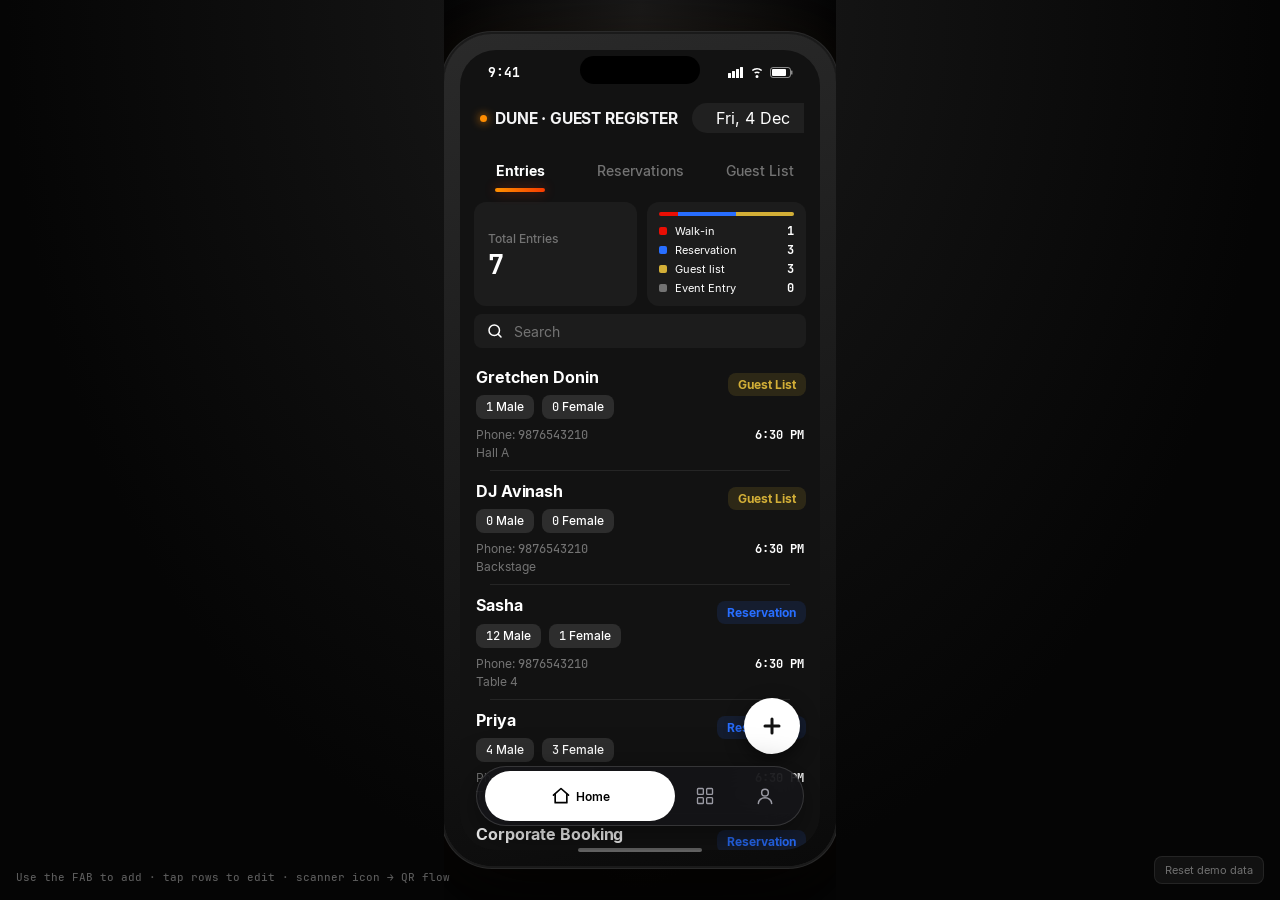
<file: screens/bouncer/app.html>
<!DOCTYPE html>
<html lang="en">
<head>
<meta charset="UTF-8" />
<meta name="viewport" content="width=device-width, initial-scale=1.0" />
<title>BASH · Bouncer</title>
<link rel="stylesheet" href="styles.css" />
<style>
  html, body {
    margin: 0;
    height: 100%;
    background: radial-gradient(ellipse at top, #1a1a1a 0%, #050505 70%);
    display: grid;
    place-items: center;
    overflow: hidden;
    font-family: 'Inter', system-ui, sans-serif;
    color: #fff;
  }

  /* Embed mode (loaded as ?embed=1 inside another page's iframe) */
  html.embed { display: block; width: 100%; }
  html.embed body { background: var(--bg, #121212); display: block; width: 100%; }
  body.embed { background: var(--bg, #121212); display: block; width: 100%; }
  body.embed .device {
    width: 100%;
    height: 100%;
    background: var(--bg, #121212);
    border-radius: 0;
    padding: 0;
    box-shadow: none;
  }
  body.embed .device::before,
  body.embed .device::after { display: none; }
  body.embed .screen {
    width: 100%;
    height: 100%;
    border-radius: 0;
  }
  body.embed .status-bar { display: none; }
  body.embed #app { inset: 0; }
  body.embed .demo-hint,
  body.embed .reset-btn { display: none; }

  /* Device chrome */
  .device {
    position: relative;
    width: 392px;
    height: 832px;
    background: linear-gradient(165deg, #2a2a2a, #0a0a0a);
    border-radius: 48px;
    padding: 16px;
    box-shadow:
      0 0 0 2px #1a1a1a,
      0 0 0 3px #2a2a2a,
      0 30px 80px rgba(0,0,0,0.8),
      0 0 60px rgba(254,140,0,0.05);
  }
  .device::before {
    content: '';
    position: absolute;
    top: 22px; left: 50%;
    transform: translateX(-50%);
    width: 120px; height: 28px;
    background: #000;
    border-radius: 20px;
    z-index: 30;
  }
  .device::after {
    content: '';
    position: absolute;
    bottom: 14px; left: 50%;
    transform: translateX(-50%);
    width: 124px; height: 4px;
    background: rgba(255,255,255,0.35);
    border-radius: 4px;
    z-index: 30;
  }

  .screen {
    width: 360px;
    height: 800px;
    border-radius: 36px;
    overflow: hidden;
    background: var(--bg);
    position: relative;
    display: flex;
    flex-direction: column;
  }

  /* status bar */
  .status-bar {
    position: absolute;
    top: 0; left: 0; right: 0;
    height: 38px;
    z-index: 12;
    display: flex;
    align-items: center;
    justify-content: space-between;
    padding: 6px 26px 0 28px;
    font-size: 13px;
    font-weight: 600;
    pointer-events: none;
    color: #fff;
  }
  .status-bar .right { display: flex; gap: 5px; align-items: center; }

  /* viewport for screens (clears status bar at top) */
  #app {
    position: absolute;
    inset: 38px 0 0 0;
    display: flex;
    flex-direction: column;
    overflow: hidden;
  }

  /* tweak phone-internal sizing */
  #app .topbar { flex-shrink: 0; }
  #app .tabs { flex-shrink: 0; }
  #app .kpi-row { flex-shrink: 0; }
  #app .search { flex-shrink: 0; }
  #app .scroll {
    flex: 1; min-height: 0;
    overflow-y: auto;
    -webkit-overflow-scrolling: touch;
    padding-bottom: 90px; /* clear bottom nav + fab */
  }
  #app .scroll::-webkit-scrollbar { width: 0; height: 0; }
  #app .bottom-nav { position: absolute; }
  #app .fab { position: absolute; }

  /* In-screen transitions */
  .fade-in { animation: fade .15s ease both; }
  @keyframes fade { from { opacity: 0; } to { opacity: 1; } }

  /* Bottom sheet overlay used by Create / Edit / dialog screens */
  /* z-index must beat .bottom-nav (z-index 80) so the floating pill nav
     doesn't render on top of the sheet's controls. */
  .overlay {
    position: absolute;
    inset: 0;
    background: rgba(0,0,0,0.55);
    z-index: 100;
    display: flex;
    align-items: flex-end;
    animation: fade .15s ease both;
  }
  .overlay .sheet {
    width: 100%;
    background: var(--bg);
    border-radius: 24px 24px 0 0;
    padding: 14px 20px 20px;
    max-height: calc(92% - 90px);
    margin-bottom: 90px; /* sit above the floating bottom-nav pill (bottom:24 + height:60 + gap) */
    overflow-y: auto;
    box-shadow: 0 -8px 30px rgba(0,0,0,0.4);
    animation: slideUp .22s ease both;
  }
  @keyframes slideUp { from { transform: translateY(50%); } to { transform: translateY(0); } }
  .overlay .sheet::-webkit-scrollbar { width: 0; height: 0; }
  .sheet-handle {
    width: 36px; height: 4px;
    border-radius: 4px;
    background: rgba(255,255,255,0.2);
    margin: 0 auto 14px;
  }

  /* Confirm dialog */
  .confirm {
    position: absolute;
    left: 20px; right: 20px;
    top: 50%;
    transform: translate(0, -50%);
    background: #1a1a1a;
    border: 1px solid rgba(255,255,255,0.06);
    border-radius: 16px;
    padding: 20px 18px 16px;
    z-index: 20;
    animation: pop .18s ease both;
  }
  @keyframes pop { from { transform: translate(0,-50%) scale(0.92); opacity: 0; } to { transform: translate(0,-50%) scale(1); opacity: 1; } }
  .confirm h3 { margin: 0 0 6px; font-size: 16px; font-weight: 700; }
  .confirm p  { margin: 0 0 16px; font-size: 13px; color: var(--text-dim); line-height: 1.5; }
  .confirm .row { display: flex; gap: 10px; }
  .confirm .row a { flex: 1; }

  /* Toast */
  .toast-host {
    position: absolute;
    left: 16px; right: 16px;
    bottom: 80px;
    z-index: 25;
    pointer-events: none;
  }
  .toast-host .toast {
    display: flex;
    align-items: center;
    gap: 10px;
    padding: 12px 14px;
    border-radius: 12px;
    background: rgba(46,204,113,0.18);
    border: 1px solid rgba(46,204,113,0.5);
    color: #b8ffd0;
    font-size: 13px;
    font-weight: 500;
    animation: toastIn .25s ease both;
    backdrop-filter: blur(6px);
  }
  .toast-host .toast.err {
    background: rgba(233,14,4,0.18);
    border-color: rgba(233,14,4,0.5);
    color: #ffc0bb;
  }
  .toast-host .toast .dot {
    width: 18px; height: 18px;
    background: var(--c-complete);
    border-radius: 50%;
    display: grid; place-items: center;
    flex-shrink: 0;
  }
  .toast-host .toast.err .dot { background: var(--c-walkin); }
  @keyframes toastIn { from { transform: translateY(10px); opacity: 0; } to { transform: translateY(0); opacity: 1; } }

  /* Empty state */
  .empty {
    display: flex;
    flex-direction: column;
    align-items: center;
    justify-content: center;
    padding: 60px 20px;
    color: var(--text-mute);
    font-size: 13px;
    text-align: center;
    gap: 8px;
  }
  .empty .ic {
    width: 56px; height: 56px;
    border-radius: 16px;
    background: rgba(255,255,255,0.04);
    display: grid; place-items: center;
    margin-bottom: 6px;
    color: var(--text-dim);
  }

  /* Demo controls (off-phone) */
  .demo-hint {
    position: fixed;
    bottom: 16px; left: 16px;
    color: rgba(255,255,255,0.35);
    font-size: 11px;
    font-family: 'JetBrainsMono', monospace;
    z-index: 50;
  }
  .reset-btn {
    position: fixed;
    bottom: 16px; right: 16px;
    color: rgba(255,255,255,0.4);
    font-size: 11px;
    background: rgba(255,255,255,0.05);
    border: 1px solid rgba(255,255,255,0.08);
    padding: 6px 10px;
    border-radius: 8px;
    cursor: pointer;
    z-index: 50;
  }
  .reset-btn:hover { color: #fe8c00; border-color: rgba(254,140,0,0.4); }
</style>
</head>
<body>

<div class="device">
  <div class="screen">
    <div class="status-bar">
      <span class="mono">9:41</span>
      <div class="right">
        <svg width="16" height="11" viewBox="0 0 16 11" fill="white"><rect y="6" width="3" height="5" rx=".5"/><rect x="4" y="4" width="3" height="7" rx=".5"/><rect x="8" y="2" width="3" height="9" rx=".5"/><rect x="12" width="3" height="11" rx=".5"/></svg>
        <svg width="16" height="11" viewBox="0 0 16 11" fill="white"><path d="M8 2.5c1.6 0 3.06.58 4.18 1.54l1.06-1.07A8 8 0 0 0 8 1a8 8 0 0 0-5.24 1.97l1.06 1.07A6.43 6.43 0 0 1 8 2.5Zm0 3.5c.66 0 1.27.2 1.78.55l1.06-1.07A4.4 4.4 0 0 0 8 4.5c-1.07 0-2.04.36-2.84.98l1.06 1.07A3.13 3.13 0 0 1 8 6Zm0 2a1.5 1.5 0 1 0 0 3 1.5 1.5 0 0 0 0-3Z"/></svg>
        <svg width="24" height="11" viewBox="0 0 24 11" fill="none"><rect x=".5" y=".5" width="20" height="10" rx="2.5" stroke="white" stroke-opacity=".5"/><rect x="2" y="2" width="14" height="7" rx="1" fill="white"/><rect x="21" y="3.5" width="1.5" height="4" rx=".5" fill="white" fill-opacity=".5"/></svg>
      </div>
    </div>
    <div id="app"></div>
  </div>
</div>

<button class="reset-btn" id="reset-btn">Reset demo data</button>
<div class="demo-hint">Use the FAB to add · tap rows to edit · scanner icon → QR flow</div>

<script>
  // Embed mode: strip device chrome when loaded as ?embed=1 (e.g. inside investor pitch)
  if (new URLSearchParams(location.search).get('embed') === '1' || window.self !== window.top) {
    document.body.classList.add('embed');
    document.documentElement.classList.add('embed');
  }
</script>
<script src="app.js"></script>
</body>
</html>
</file>
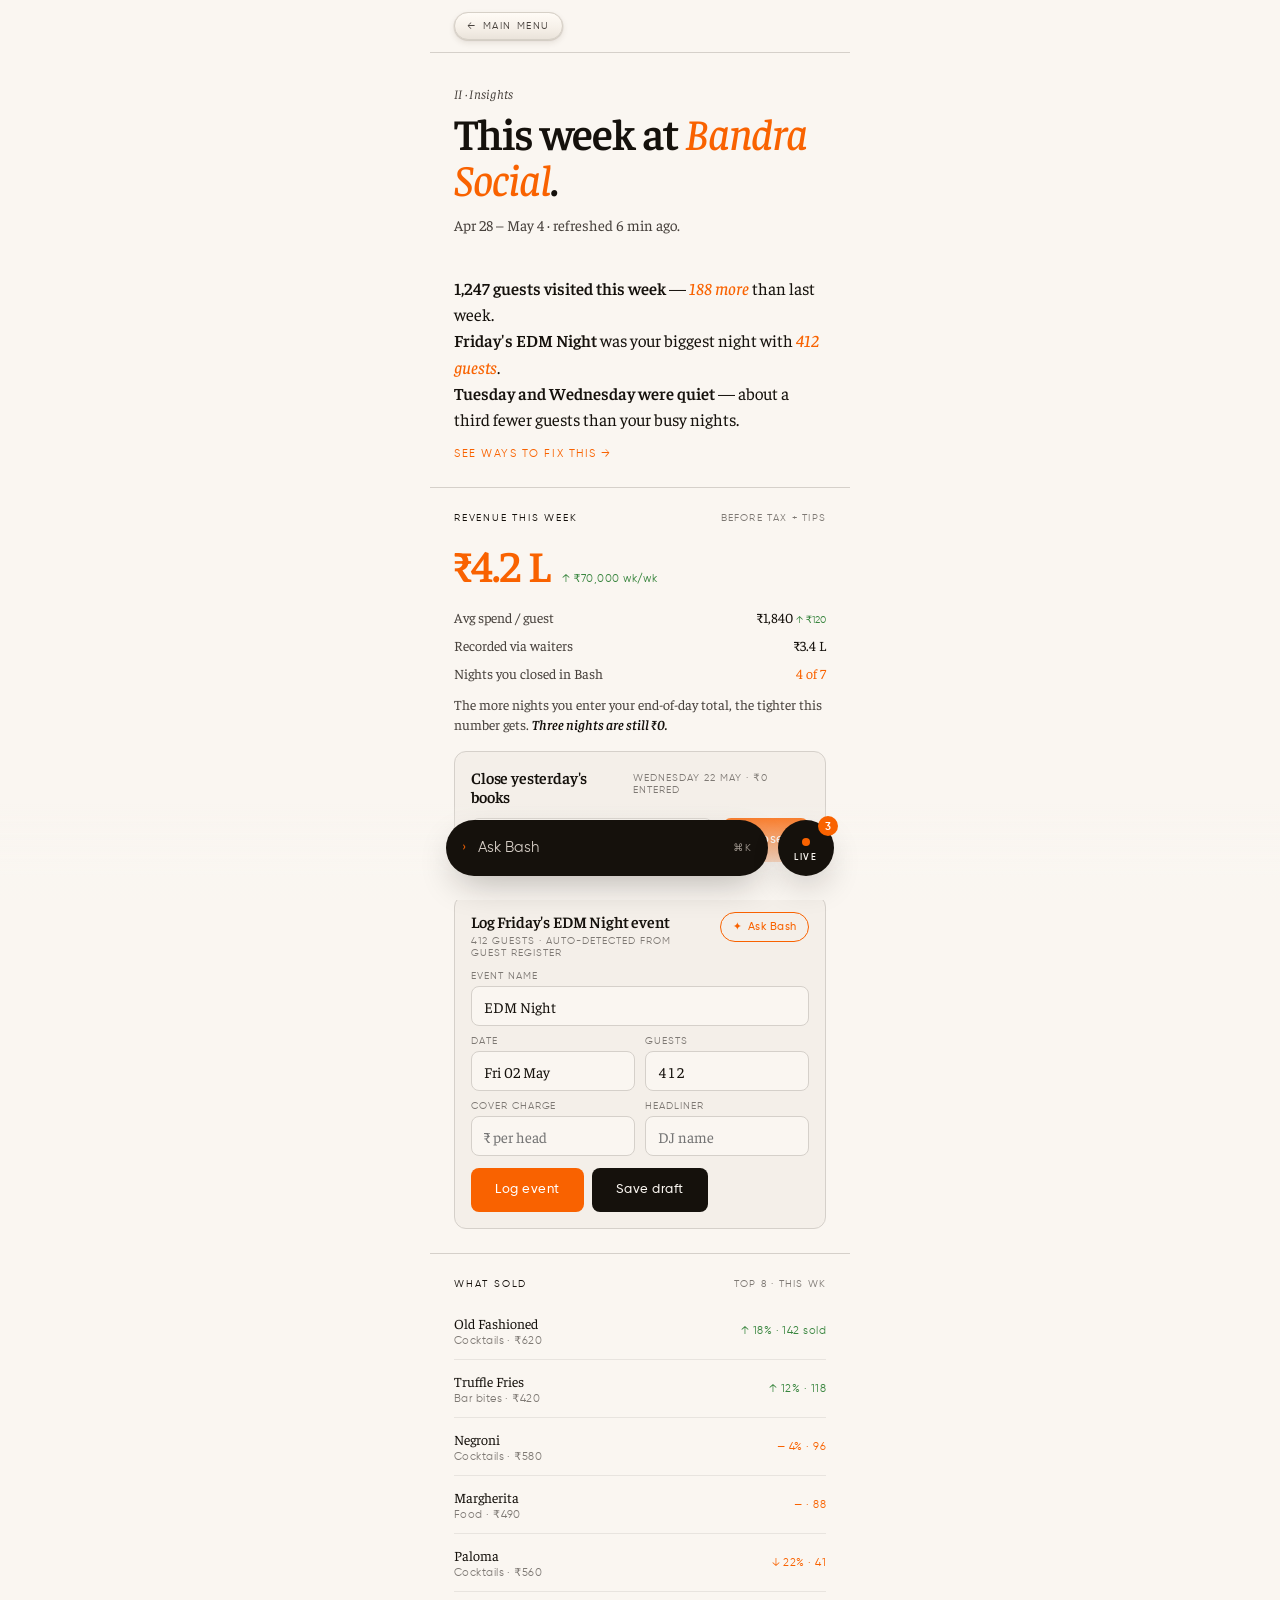
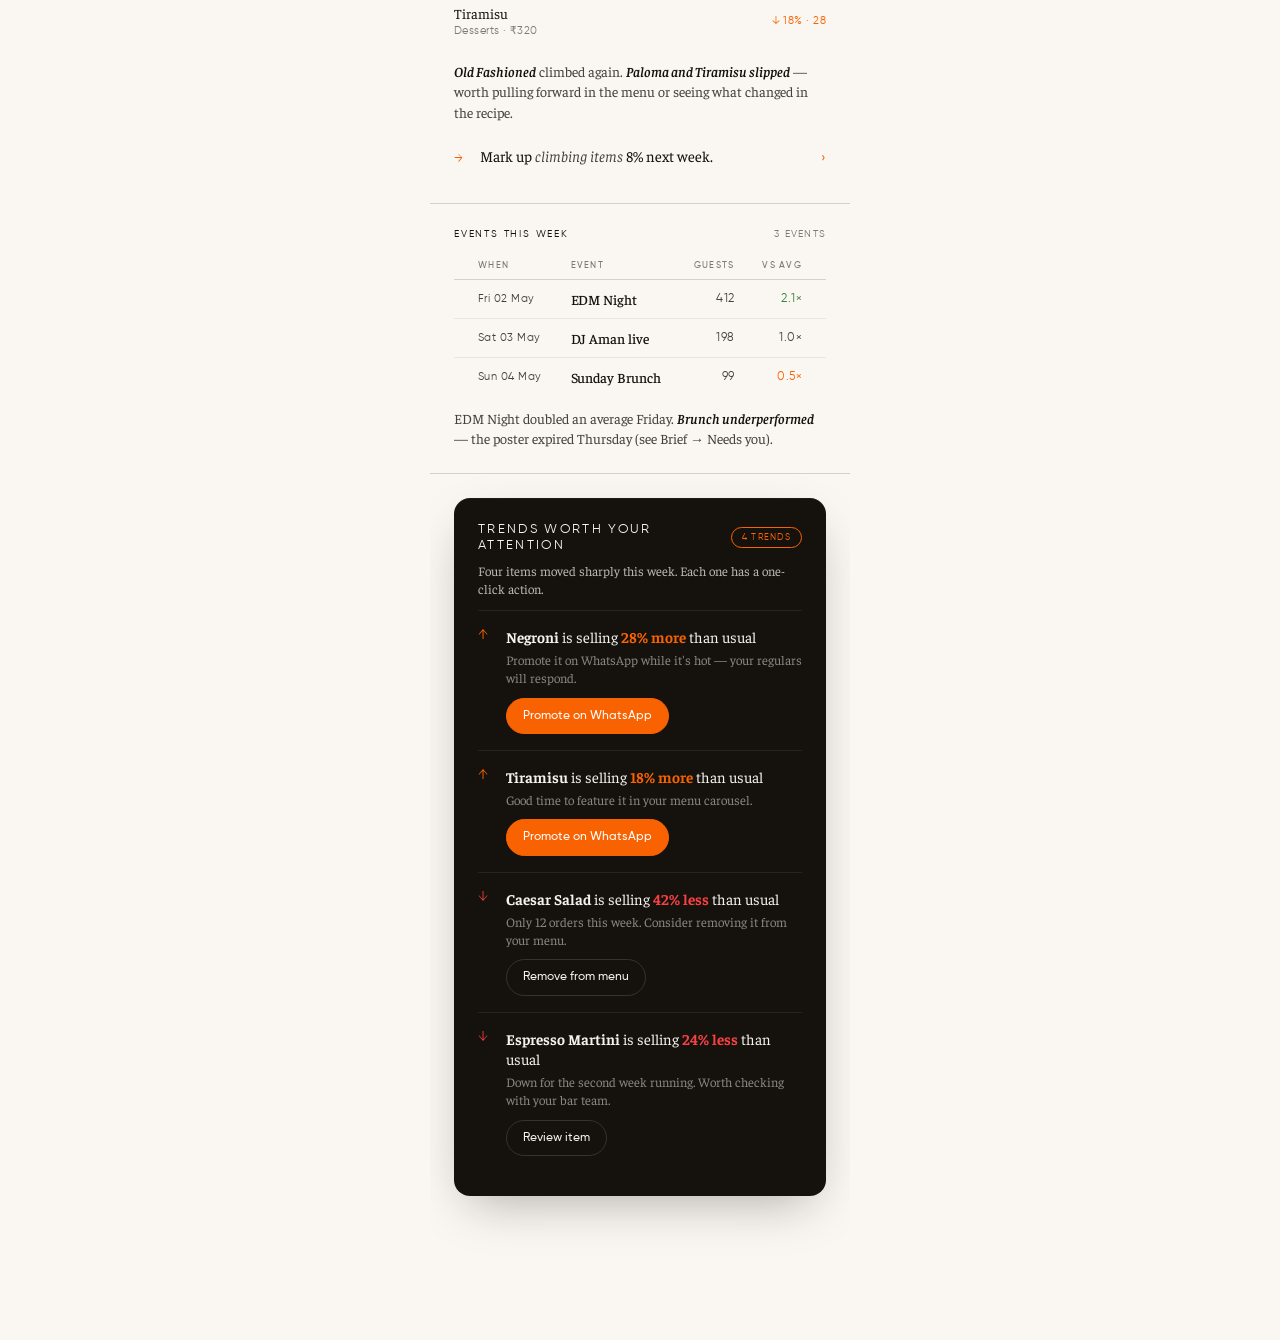
<file: html-design/b2b/pages/insights.html>
<!DOCTYPE html>
<html lang="en">
<head>
<meta charset="UTF-8" />
<meta name="viewport" content="width=device-width, initial-scale=1, viewport-fit=cover" />
<title>Bash Manager — Insights</title>
<link rel="preconnect" href="https://fonts.googleapis.com" />
<link href="https://fonts.googleapis.com/css2?family=Faustina:ital,wght@0,300..800;1,300..800&display=swap" rel="stylesheet" />
<link rel="stylesheet" href="_shared.css?v=ed17" />
</head>
<body>
<div class="device">
  <div data-slot="head"></div>
  <div data-slot="venue"></div>

  <section class="page-head reveal">
    <div class="kicker">II · Insights</div>
    <h1>This week at <span class="accent">Bandra Social</span>.</h1>
    <p class="deck">Apr 28 – May 4 · refreshed 6 min ago.</p>
  </section>

  <!-- THE WEEK IN THREE LINES -->
  <p class="lead reveal">
    <strong>1,247 guests visited this week</strong> — <em>188 more</em> than last week.<br/>
    <strong>Friday's EDM Night</strong> was your biggest night with <em>412 guests</em>.<br/>
    <strong>Tuesday and Wednesday were quiet</strong> — about a third fewer guests than your busy nights.
    <a href="plays.html">See ways to fix this</a>
  </p>

  <!-- REVENUE -->
  <section class="sec reveal">
    <div class="sec-head">
      <div class="label">Revenue this week</div>
      <div class="meta">Before tax + tips</div>
    </div>
    <div style="display:flex; align-items:baseline; gap: var(--space-3);">
      <div style="font-family: var(--display); font-weight:600; font-size: 44px; letter-spacing: -0.02em; color: var(--orange);">₹4.2 L</div>
      <div style="font-family: var(--mono); font-size: 11px; color: var(--positive); letter-spacing: 0.04em;">↑ ₹70,000 wk/wk</div>
    </div>
    <div style="margin-top: var(--space-4); display: flex; flex-direction: column; gap: 10px;">
      <div style="display:flex; justify-content:space-between; font-family: var(--display); font-size: 14px;"><span style="color: var(--ink-2);">Avg spend / guest</span><span>₹1,840 <span style="color: var(--positive); font-family: var(--mono); font-size: 10px;">↑ ₹120</span></span></div>
      <div style="display:flex; justify-content:space-between; font-family: var(--display); font-size: 14px;"><span style="color: var(--ink-2);">Recorded via waiters</span><span>₹3.4 L</span></div>
      <div style="display:flex; justify-content:space-between; font-family: var(--display); font-size: 14px;"><span style="color: var(--ink-2);">Nights you closed in Bash</span><span style="color: var(--orange);">4 of 7</span></div>
    </div>
    <p class="caption">The more nights you enter your end-of-day total, the tighter this number gets. <span class="em">Three nights are still ₹0.</span></p>

    <!-- Close yesterday's books — direct entry -->
    <div class="do-card" data-do="close-books">
      <div class="do-head">
        <div class="do-label">Close yesterday's books</div>
        <div class="do-sub">Wednesday 22 May · ₹0 entered</div>
      </div>
      <div class="do-row">
        <div class="do-input">
          <span class="cur">₹</span>
          <input type="text" inputmode="numeric" placeholder="Enter total" aria-label="Yesterday's end-of-day total" />
        </div>
        <button class="do-btn primary" type="button">Close</button>
      </div>
      <div class="done-msg">Closed. Wednesday 22 May locked.</div>
    </div>

    <!-- Log Friday's event — direct entry with pre-filled fields -->
    <div class="do-card" data-do="log-event">
      <div class="do-head">
        <div class="do-title">
          <div class="do-label">Log Friday's EDM Night event</div>
          <div class="do-sub">412 guests · auto-detected from guest register</div>
        </div>
        <button class="ai-pill" type="button" id="askBashEventRevenue">Ask Bash</button>
      </div>
      <div class="do-fields">
        <div class="field full">
          <label>Event name</label>
          <input type="text" value="EDM Night" />
        </div>
        <div class="field">
          <label>Date</label>
          <div class="v">Fri 02 May</div>
        </div>
        <div class="field">
          <label>Guests</label>
          <input type="text" value="412" />
        </div>
        <div class="field">
          <label>Cover charge</label>
          <input type="text" placeholder="₹ per head" />
        </div>
        <div class="field">
          <label>Headliner</label>
          <input type="text" placeholder="DJ name" />
        </div>
      </div>
      <div class="do-cta">
        <button class="do-btn primary" type="button">Log event</button>
        <button class="do-btn" type="button">Save draft</button>
      </div>
      <div class="done-msg">Event logged. Appears in Events recap below.</div>
    </div>
  </section>

  <!-- WHAT SOLD -->
  <section class="sec reveal">
    <div class="sec-head">
      <div class="label">What sold</div>
      <div class="meta">Top 8 · this wk</div>
    </div>
    <div style="font-family: var(--display);">
      <div class="row"><div class="l">Old Fashioned <span class="sub">Cocktails · ₹620</span></div><div class="r" style="color: var(--positive);">↑ 18% · 142 sold</div></div>
      <div class="row"><div class="l">Truffle Fries <span class="sub">Bar bites · ₹420</span></div><div class="r" style="color: var(--positive);">↑ 12% · 118</div></div>
      <div class="row"><div class="l">Negroni <span class="sub">Cocktails · ₹580</span></div><div class="r">— 4% · 96</div></div>
      <div class="row"><div class="l">Margherita <span class="sub">Food · ₹490</span></div><div class="r">— · 88</div></div>
      <div class="row"><div class="l">Paloma <span class="sub">Cocktails · ₹560</span></div><div class="r" style="color: var(--orange);">↓ 22% · 41</div></div>
      <div class="row"><div class="l">Tiramisu <span class="sub">Desserts · ₹320</span></div><div class="r" style="color: var(--orange);">↓ 18% · 28</div></div>
    </div>
    <p class="caption"><span class="em">Old Fashioned</span> climbed again. <span class="em">Paloma and Tiramisu slipped</span> — worth pulling forward in the menu or seeing what changed in the recipe.</p>
    <div class="act-row" data-prompt="Mark up Old Fashioned and Truffle Fries by 8% next week — both are climbing." style="margin-top: var(--space-3);">
      <div class="glyph">→</div>
      <div class="text">Mark up <em>climbing items</em> 8% next week.</div>
      <div class="arr">›</div>
    </div>
  </section>

  <!-- EVENTS RECAP -->
  <section class="sec reveal">
    <div class="sec-head">
      <div class="label">Events this week</div>
      <div class="meta">3 events</div>
    </div>
    <div class="data-table-wrap" style="margin: 0; max-height: none;">
      <table class="data-table">
        <thead><tr><th class="first">When</th><th>Event</th><th class="num">Guests</th><th class="num last">vs avg</th></tr></thead>
        <tbody>
          <tr><td class="date first">Fri 02 May</td><td class="name">EDM Night</td><td class="num">412</td><td class="num last" style="color: var(--positive);">2.1×</td></tr>
          <tr><td class="date first">Sat 03 May</td><td class="name">DJ Aman live</td><td class="num">198</td><td class="num last">1.0×</td></tr>
          <tr><td class="date first">Sun 04 May</td><td class="name">Sunday Brunch</td><td class="num">99</td><td class="num last" style="color: var(--orange);">0.5×</td></tr>
        </tbody>
      </table>
    </div>
    <p class="caption">EDM Night doubled an average Friday. <span class="em">Brunch underperformed</span> — the poster expired Thursday (see Brief → Needs you).</p>
  </section>

  <!-- TRENDS WORTH YOUR ATTENTION -->
  <section class="trends reveal">
    <div class="sec-head">
      <div class="label">Trends worth your attention</div>
      <div class="badge">4 trends</div>
    </div>
    <p class="trends-deck">Four items moved sharply this week. Each one has a one-click action.</p>

    <div class="trend-row">
      <div class="trend-arrow up">↑</div>
      <div class="trend-body">
        <div class="trend-head"><strong>Negroni</strong> is selling <span class="up">28% more</span> than usual</div>
        <div class="trend-desc">Promote it on WhatsApp while it's hot — your regulars will respond.</div>
      </div>
      <button class="trend-btn primary" data-prompt="Send a WhatsApp blast to my regulars about the Negroni — sales are up 28% this week.">Promote on WhatsApp</button>
    </div>

    <div class="trend-row">
      <div class="trend-arrow up">↑</div>
      <div class="trend-body">
        <div class="trend-head"><strong>Tiramisu</strong> is selling <span class="up">18% more</span> than usual</div>
        <div class="trend-desc">Good time to feature it in your menu carousel.</div>
      </div>
      <button class="trend-btn primary" data-prompt="Feature Tiramisu in the menu carousel — sales up 18% this week.">Promote on WhatsApp</button>
    </div>

    <div class="trend-row">
      <div class="trend-arrow down">↓</div>
      <div class="trend-body">
        <div class="trend-head"><strong>Caesar Salad</strong> is selling <span class="down">42% less</span> than usual</div>
        <div class="trend-desc">Only 12 orders this week. Consider removing it from your menu.</div>
      </div>
      <button class="trend-btn secondary" data-prompt="Remove Caesar Salad from the menu — only 12 orders this week, 42% below normal.">Remove from menu</button>
    </div>

    <div class="trend-row">
      <div class="trend-arrow down">↓</div>
      <div class="trend-body">
        <div class="trend-head"><strong>Espresso Martini</strong> is selling <span class="down">24% less</span> than usual</div>
        <div class="trend-desc">Down for the second week running. Worth checking with your bar team.</div>
      </div>
      <button class="trend-btn secondary" data-prompt="Espresso Martini is down 24% for the second week. Check with the bar team — recipe change? supplier?">Review item</button>
    </div>
  </section>

  </div>
<script src="_shell.js?v=ed17"></script>
<script>
  BashShell.mount();

  // Ask Bash · event revenue — picks the current event name from the form
  // and asks for the revenue breakdown via chat.
  (function () {
    const btn = document.getElementById("askBashEventRevenue");
    if (!btn) return;
    btn.addEventListener("click", (e) => {
      e.stopPropagation();
      const card = btn.closest(".do-card");
      const inputs = card ? card.querySelectorAll(".do-fields input") : [];
      const eventName = (inputs[0] && inputs[0].value || "this event").trim();
      const dateEl = card && card.querySelector(".do-fields .v");
      const date = dateEl ? dateEl.textContent.trim() : "";
      const prompt = `How much revenue did the ${eventName} event${date ? ` on ${date}` : ""} bring in? Break it down by cover charge collected, bar sales, and food sales.`;
      sessionStorage.setItem("bash_prefill", prompt);
      window.location.href = "brief.html#chat";
    });
  })();
</script>
</body>
</html>
</file>
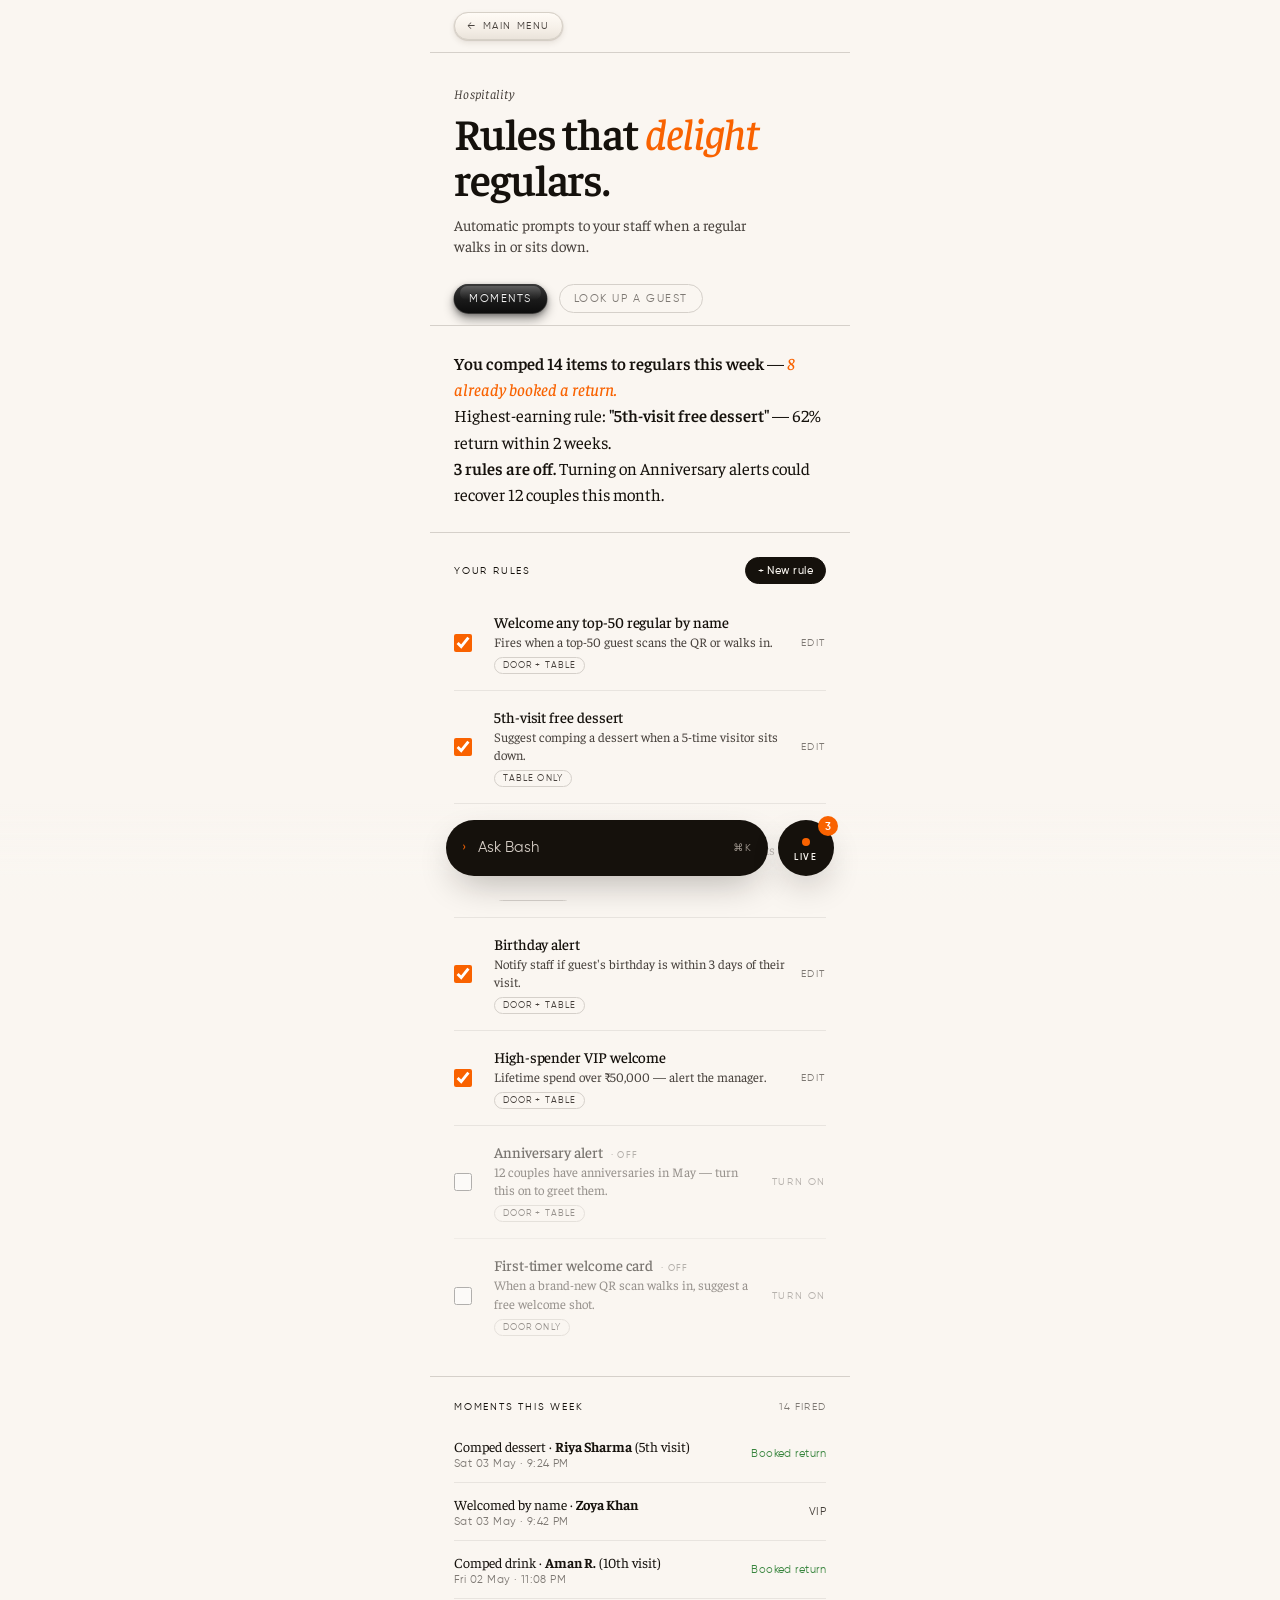
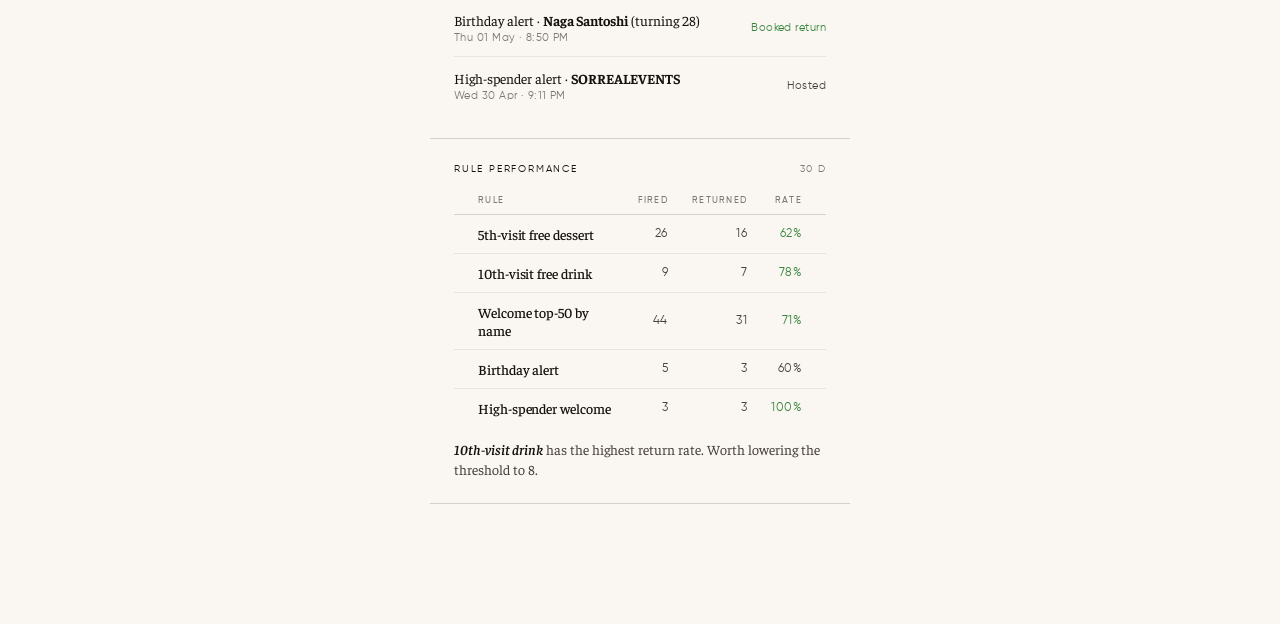
<file: html-design/b2b/pages/loyalty-moments.html>
<!DOCTYPE html>
<html lang="en">
<head>
<meta charset="UTF-8" />
<meta name="viewport" content="width=device-width, initial-scale=1, viewport-fit=cover" />
<title>Bash Manager — Hospitality moments</title>
<link rel="preconnect" href="https://fonts.googleapis.com" />
<link href="https://fonts.googleapis.com/css2?family=Faustina:ital,wght@0,300..800;1,300..800&display=swap" rel="stylesheet" />
<link rel="stylesheet" href="_shared.css?v=ed17" />
</head>
<body>
<div class="device">
  <div data-slot="head"></div>
  <div data-slot="venue"></div>

  <section class="page-head reveal">
    <div class="kicker">Hospitality</div>
    <h1>Rules that <span class="accent">delight</span> regulars.</h1>
    <p class="deck">Automatic prompts to your staff when a regular walks in or sits down.</p>
  </section>

  <nav class="subtab-nav">
    <a class="active" href="loyalty-moments.html">Moments</a>
    <a href="loyalty-profile.html">Look up a guest</a>
  </nav>

  <!-- LEAD -->
  <p class="lead reveal">
    <strong>You comped 14 items to regulars this week</strong> — <em>8 already booked a return.</em><br/>
    Highest-earning rule: <strong>"5th-visit free dessert"</strong> — 62% return within 2 weeks.<br/>
    <strong>3 rules are off.</strong> Turning on Anniversary alerts could recover 12 couples this month.
  </p>

  <!-- ACTIVE RULES -->
  <section class="sec reveal">
    <div class="sec-head">
      <div class="label">Your rules</div>
      <div class="head-right">
        <button class="btn" data-prompt="Add a new hospitality moment rule — walk me through it." style="padding: 6px 12px; font-size: 11px;">+ New rule</button>
      </div>
    </div>

    <div class="rule-row">
      <input type="checkbox" checked />
      <div>
        <div class="rule-name">Welcome any top-50 regular by name</div>
        <div class="rule-desc">Fires when a top-50 guest scans the QR or walks in.</div>
        <span class="rule-chip">Door + table</span>
      </div>
      <button class="rule-edit" data-prompt="Edit the rule: Welcome any top-50 regular by name.">Edit</button>
    </div>

    <div class="rule-row">
      <input type="checkbox" checked />
      <div>
        <div class="rule-name">5th-visit free dessert</div>
        <div class="rule-desc">Suggest comping a dessert when a 5-time visitor sits down.</div>
        <span class="rule-chip">Table only</span>
      </div>
      <button class="rule-edit" data-prompt="Edit the rule: 5th-visit free dessert.">Edit</button>
    </div>

    <div class="rule-row">
      <input type="checkbox" checked />
      <div>
        <div class="rule-name">10th-visit free drink</div>
        <div class="rule-desc">Suggest comping a drink when a 10-time visitor sits down.</div>
        <span class="rule-chip">Table only</span>
      </div>
      <button class="rule-edit" data-prompt="Edit the rule: 10th-visit free drink.">Edit</button>
    </div>

    <div class="rule-row">
      <input type="checkbox" checked />
      <div>
        <div class="rule-name">Birthday alert</div>
        <div class="rule-desc">Notify staff if guest's birthday is within 3 days of their visit.</div>
        <span class="rule-chip">Door + table</span>
      </div>
      <button class="rule-edit" data-prompt="Edit the rule: Birthday alert.">Edit</button>
    </div>

    <div class="rule-row">
      <input type="checkbox" checked />
      <div>
        <div class="rule-name">High-spender VIP welcome</div>
        <div class="rule-desc">Lifetime spend over ₹50,000 — alert the manager.</div>
        <span class="rule-chip">Door + table</span>
      </div>
      <button class="rule-edit" data-prompt="Edit the rule: High-spender VIP welcome.">Edit</button>
    </div>

    <div class="rule-row off">
      <input type="checkbox" />
      <div>
        <div class="rule-name">Anniversary alert<span class="off-tag">· Off</span></div>
        <div class="rule-desc">12 couples have anniversaries in May — turn this on to greet them.</div>
        <span class="rule-chip">Door + table</span>
      </div>
      <button class="rule-edit" data-prompt="Turn on the Anniversary alert rule.">Turn on</button>
    </div>

    <div class="rule-row off">
      <input type="checkbox" />
      <div>
        <div class="rule-name">First-timer welcome card<span class="off-tag">· Off</span></div>
        <div class="rule-desc">When a brand-new QR scan walks in, suggest a free welcome shot.</div>
        <span class="rule-chip">Door only</span>
      </div>
      <button class="rule-edit" data-prompt="Turn on the First-timer welcome card rule.">Turn on</button>
    </div>
  </section>

  <!-- THIS WEEK'S LOG -->
  <section class="sec reveal">
    <div class="sec-head">
      <div class="label">Moments this week</div>
      <div class="meta">14 fired</div>
    </div>
    <div style="font-family: var(--display);">
      <div class="row"><div class="l">Comped dessert · <strong>Riya Sharma</strong> (5th visit)<span class="sub">Sat 03 May · 9:24 PM</span></div><div class="r" style="color: var(--positive);">Booked return</div></div>
      <div class="row"><div class="l">Welcomed by name · <strong>Zoya Khan</strong><span class="sub">Sat 03 May · 9:42 PM</span></div><div class="r" style="color: var(--ink-2);">VIP</div></div>
      <div class="row"><div class="l">Comped drink · <strong>Aman R.</strong> (10th visit)<span class="sub">Fri 02 May · 11:08 PM</span></div><div class="r" style="color: var(--positive);">Booked return</div></div>
      <div class="row"><div class="l">Birthday alert · <strong>Naga Santoshi</strong> (turning 28)<span class="sub">Thu 01 May · 8:50 PM</span></div><div class="r" style="color: var(--positive);">Booked return</div></div>
      <div class="row"><div class="l">High-spender alert · <strong>SORREALEVENTS</strong><span class="sub">Wed 30 Apr · 9:11 PM</span></div><div class="r" style="color: var(--ink-2);">Hosted</div></div>
    </div>
  </section>

  <!-- RULE PERFORMANCE -->
  <section class="sec reveal">
    <div class="sec-head">
      <div class="label">Rule performance</div>
      <div class="meta">30 d</div>
    </div>
    <div class="data-table-wrap" style="margin: 0; max-height: none;">
      <table class="data-table">
        <thead><tr><th class="first">Rule</th><th class="num">Fired</th><th class="num">Returned</th><th class="num last">Rate</th></tr></thead>
        <tbody>
          <tr><td class="name first">5th-visit free dessert</td><td class="num">26</td><td class="num">16</td><td class="num last" style="color: var(--positive);">62%</td></tr>
          <tr><td class="name first">10th-visit free drink</td><td class="num">9</td><td class="num">7</td><td class="num last" style="color: var(--positive);">78%</td></tr>
          <tr><td class="name first">Welcome top-50 by name</td><td class="num">44</td><td class="num">31</td><td class="num last" style="color: var(--positive);">71%</td></tr>
          <tr><td class="name first">Birthday alert</td><td class="num">5</td><td class="num">3</td><td class="num last">60%</td></tr>
          <tr><td class="name first">High-spender welcome</td><td class="num">3</td><td class="num">3</td><td class="num last" style="color: var(--positive);">100%</td></tr>
        </tbody>
      </table>
    </div>
    <p class="caption"><span class="em">10th-visit drink</span> has the highest return rate. Worth lowering the threshold to 8.</p>
  </section>
</div>
<script src="_shell.js?v=ed17"></script>
<script>BashShell.mount();</script>
</body>
</html>
</file>
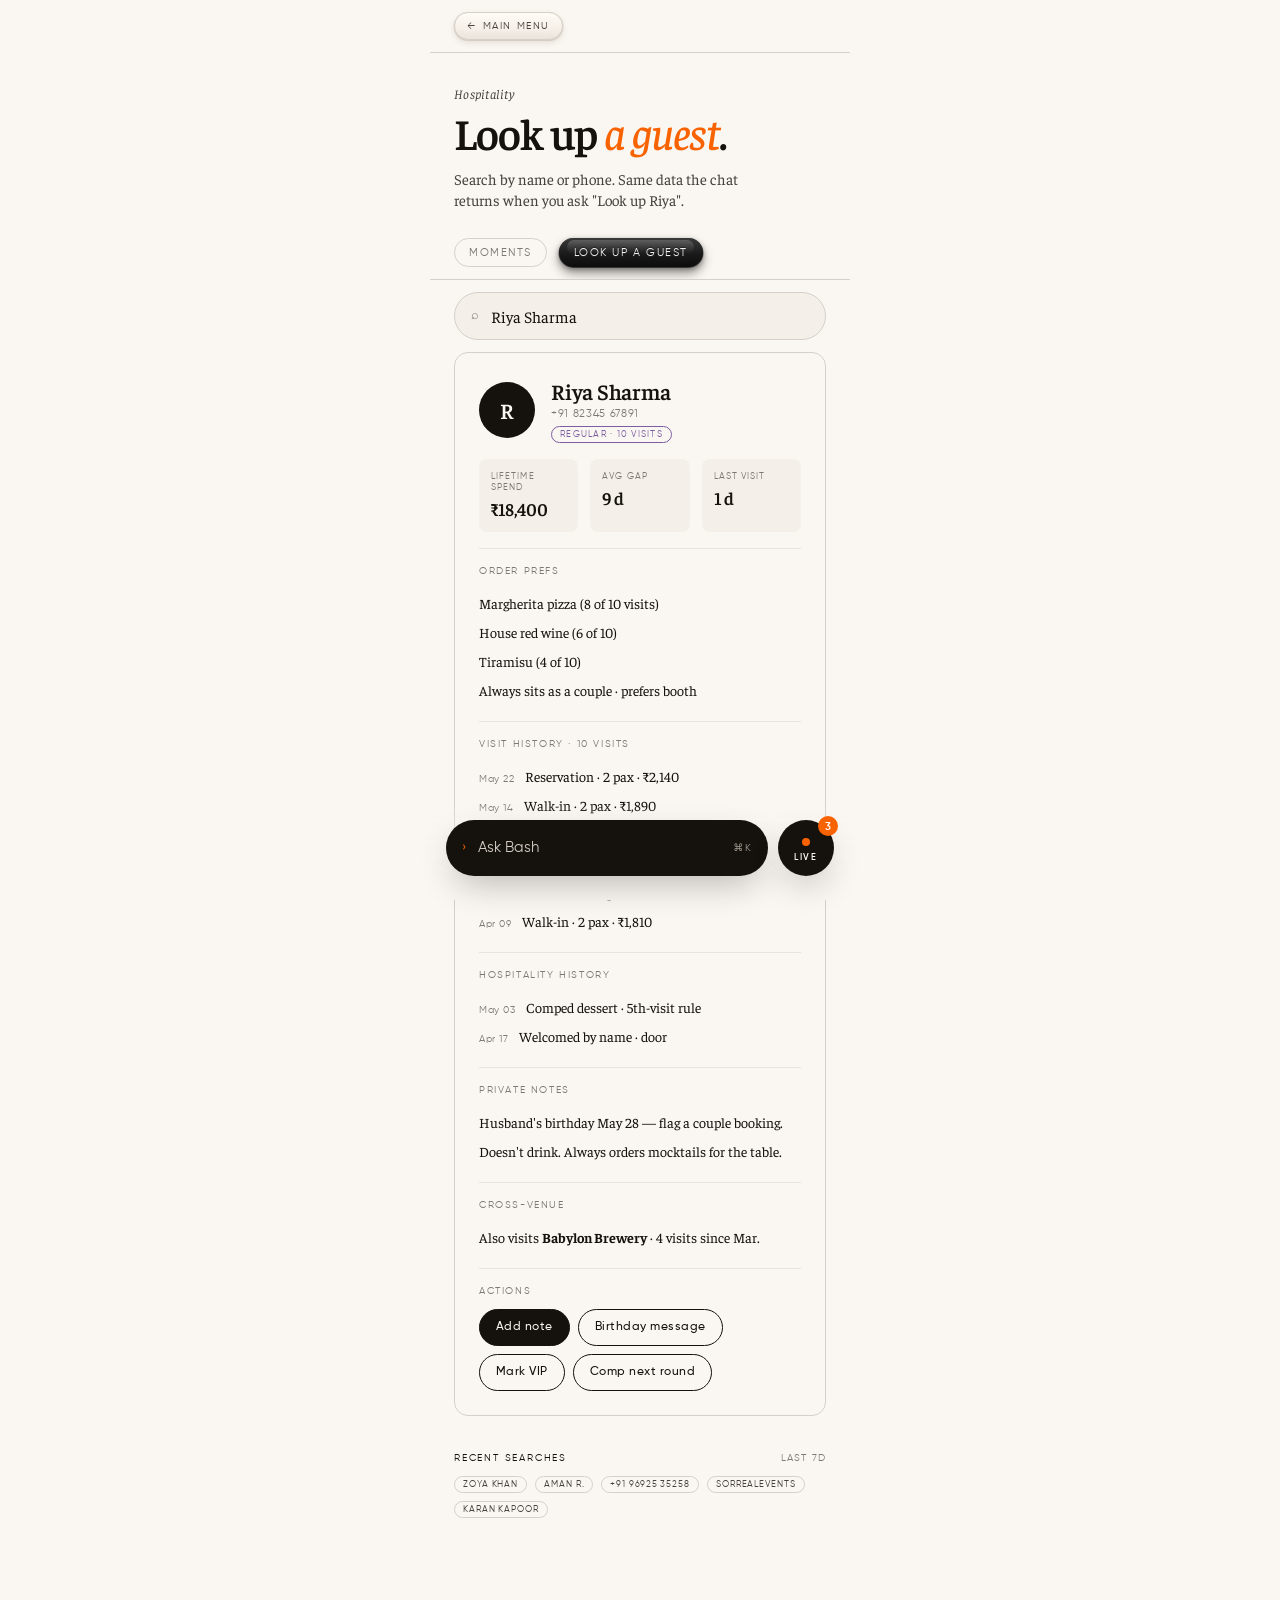
<file: html-design/b2b/pages/loyalty-profile.html>
<!DOCTYPE html>
<html lang="en">
<head>
<meta charset="UTF-8" />
<meta name="viewport" content="width=device-width, initial-scale=1, viewport-fit=cover" />
<title>Bash Manager — Look up a guest</title>
<link rel="preconnect" href="https://fonts.googleapis.com" />
<link href="https://fonts.googleapis.com/css2?family=Faustina:ital,wght@0,300..800;1,300..800&display=swap" rel="stylesheet" />
<link rel="stylesheet" href="_shared.css?v=ed17" />
</head>
<body>
<div class="device">
  <div data-slot="head"></div>
  <div data-slot="venue"></div>

  <section class="page-head reveal">
    <div class="kicker">Hospitality</div>
    <h1>Look up <span class="accent">a guest</span>.</h1>
    <p class="deck">Search by name or phone. Same data the chat returns when you ask "Look up Riya".</p>
  </section>

  <nav class="subtab-nav">
    <a href="loyalty-moments.html">Moments</a>
    <a class="active" href="loyalty-profile.html">Look up a guest</a>
  </nav>

  <div class="search-input reveal">
    <span class="icn">⌕</span>
    <input type="search" placeholder="Name or phone…" value="Riya Sharma" />
  </div>

  <!-- PROFILE BLOCK -->
  <article class="profile-block reveal">
    <div class="profile-head">
      <div class="profile-avatar">R</div>
      <div>
        <div class="profile-name">Riya Sharma</div>
        <div class="profile-phone">+91 82345 67891</div>
        <span class="profile-tag">Regular · 10 visits</span>
      </div>
    </div>

    <div class="profile-stats">
      <div class="profile-stat"><div class="ps-label">Lifetime spend</div><div class="ps-val">₹18,400</div></div>
      <div class="profile-stat"><div class="ps-label">Avg gap</div><div class="ps-val">9 d</div></div>
      <div class="profile-stat"><div class="ps-label">Last visit</div><div class="ps-val">1 d</div></div>
    </div>

    <div class="profile-section">
      <div class="ps-head">Order prefs</div>
      <ul>
        <li>Margherita pizza (8 of 10 visits)</li>
        <li>House red wine (6 of 10)</li>
        <li>Tiramisu (4 of 10)</li>
        <li>Always sits as a couple · prefers booth</li>
      </ul>
    </div>

    <div class="profile-section">
      <div class="ps-head">Visit history · 10 visits</div>
      <ul>
        <li><span class="when">May 22</span>Reservation · 2 pax · ₹2,140</li>
        <li><span class="when">May 14</span>Walk-in · 2 pax · ₹1,890</li>
        <li><span class="when">May 03</span>Reservation · 2 pax · ₹2,400</li>
        <li><span class="when">Apr 26</span>Walk-in · 2 pax · ₹1,720</li>
        <li><span class="when">Apr 17</span>Reservation · 4 pax · ₹3,260</li>
        <li><span class="when">Apr 09</span>Walk-in · 2 pax · ₹1,810</li>
      </ul>
    </div>

    <div class="profile-section">
      <div class="ps-head">Hospitality history</div>
      <ul>
        <li><span class="when">May 03</span>Comped dessert · 5th-visit rule</li>
        <li><span class="when">Apr 17</span>Welcomed by name · door</li>
      </ul>
    </div>

    <div class="profile-section">
      <div class="ps-head">Private notes</div>
      <ul>
        <li>Husband's birthday May 28 — flag a couple booking.</li>
        <li>Doesn't drink. Always orders mocktails for the table.</li>
      </ul>
    </div>

    <div class="profile-section">
      <div class="ps-head">Cross-venue</div>
      <ul>
        <li>Also visits <strong>Babylon Brewery</strong> · 4 visits since Mar.</li>
      </ul>
    </div>

    <div class="profile-section">
      <div class="ps-head">Actions</div>
      <div style="display:flex; flex-wrap: wrap; gap: var(--space-2);">
        <button class="btn" data-prompt="Add a private note to Riya Sharma's profile.">Add note</button>
        <button class="btn secondary" data-prompt="Send Riya Sharma a personal message about her husband's May 28 birthday.">Birthday message</button>
        <button class="btn secondary" data-prompt="Mark Riya Sharma as VIP.">Mark VIP</button>
        <button class="btn secondary" data-prompt="Comp Riya Sharma's next visit's first round.">Comp next round</button>
      </div>
    </div>
  </article>

  <!-- RECENT SEARCHES -->
  <section class="sec reveal" style="border-bottom: 0;">
    <div class="sec-head">
      <div class="label">Recent searches</div>
      <div class="meta">Last 7d</div>
    </div>
    <div style="display: flex; gap: 8px; flex-wrap: wrap;">
      <span class="bucket-chip">Zoya Khan</span>
      <span class="bucket-chip">Aman R.</span>
      <span class="bucket-chip">+91 96925 35258</span>
      <span class="bucket-chip">SORREALEVENTS</span>
      <span class="bucket-chip">Karan Kapoor</span>
    </div>
  </section>
</div>
<script src="_shell.js?v=ed17"></script>
<script>BashShell.mount();</script>
</body>
</html>
</file>
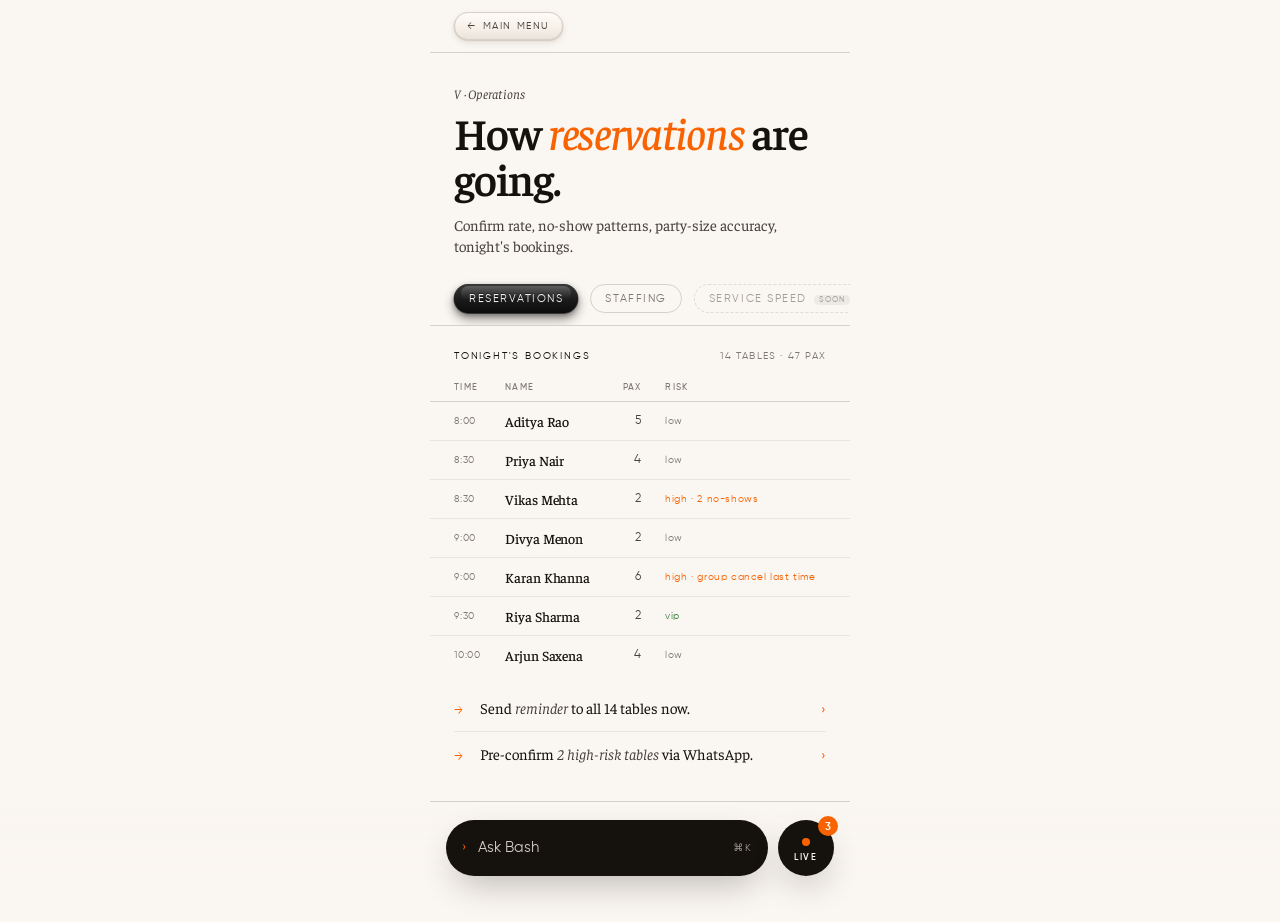
<file: html-design/b2b/pages/ops-reservations.html>
<!DOCTYPE html>
<html lang="en">
<head>
<meta charset="UTF-8" />
<meta name="viewport" content="width=device-width, initial-scale=1, viewport-fit=cover" />
<title>Bash Manager — Reservations</title>
<link rel="preconnect" href="https://fonts.googleapis.com" />
<link href="https://fonts.googleapis.com/css2?family=Faustina:ital,wght@0,300..800;1,300..800&display=swap" rel="stylesheet" />
<link rel="stylesheet" href="_shared.css?v=ed17" />
</head>
<body>
<div class="device app-cards">
  <div data-slot="head"></div>
  <div data-slot="venue"></div>

  <section class="page-head reveal">
    <div class="kicker">V · Operations</div>
    <h1>How <span class="accent">reservations</span> are going.</h1>
    <p class="deck">Confirm rate, no-show patterns, party-size accuracy, tonight's bookings.</p>
  </section>

  <nav class="subtab-nav">
    <a class="active" href="ops-reservations.html">Reservations</a>
    <a href="ops-staffing.html">Staffing</a>
    <a class="soon" aria-disabled="true">Service speed</a>
  </nav>

  <!-- TONIGHT'S BOOKINGS — operational top -->
  <section class="sec reveal">
    <div class="sec-head">
      <div class="label">Tonight's bookings</div>
      <div class="meta">14 tables · 47 pax</div>
    </div>
    <div class="data-table-wrap">
      <table class="data-table">
        <thead><tr><th class="first">Time</th><th>Name</th><th class="num">Pax</th><th class="last">Risk</th></tr></thead>
        <tbody>
          <tr><td class="rank first">8:00</td><td class="name">Aditya Rao</td><td class="num">5</td><td class="tag last">low</td></tr>
          <tr><td class="rank first">8:30</td><td class="name">Priya Nair</td><td class="num">4</td><td class="tag last">low</td></tr>
          <tr><td class="rank first">8:30</td><td class="name">Vikas Mehta</td><td class="num">2</td><td class="tag last risk">high · 2 no-shows</td></tr>
          <tr><td class="rank first">9:00</td><td class="name">Divya Menon</td><td class="num">2</td><td class="tag last">low</td></tr>
          <tr><td class="rank first">9:00</td><td class="name">Karan Khanna</td><td class="num">6</td><td class="tag last risk">high · group cancel last time</td></tr>
          <tr><td class="rank first">9:30</td><td class="name">Riya Sharma</td><td class="num">2</td><td class="tag returning last">vip</td></tr>
          <tr><td class="rank first">10:00</td><td class="name">Arjun Saxena</td><td class="num">4</td><td class="tag last">low</td></tr>
        </tbody>
      </table>
    </div>
    <div class="act-row" data-prompt="Send reminders to all 14 of tonight's reservations now." style="margin-top: var(--space-3);">
      <div class="glyph">→</div>
      <div class="text">Send <em>reminder</em> to all 14 tables now.</div>
      <div class="arr">›</div>
    </div>
    <div class="act-row" data-prompt="Pre-confirm the 2 high-risk no-show tables tonight via WhatsApp.">
      <div class="glyph">→</div>
      <div class="text">Pre-confirm <em>2 high-risk tables</em> via WhatsApp.</div>
      <div class="arr">›</div>
    </div>
  </section>

</div>
<script src="_shell.js?v=ed17"></script>
<script>BashShell.mount();</script>
</body>
</html>
</file>
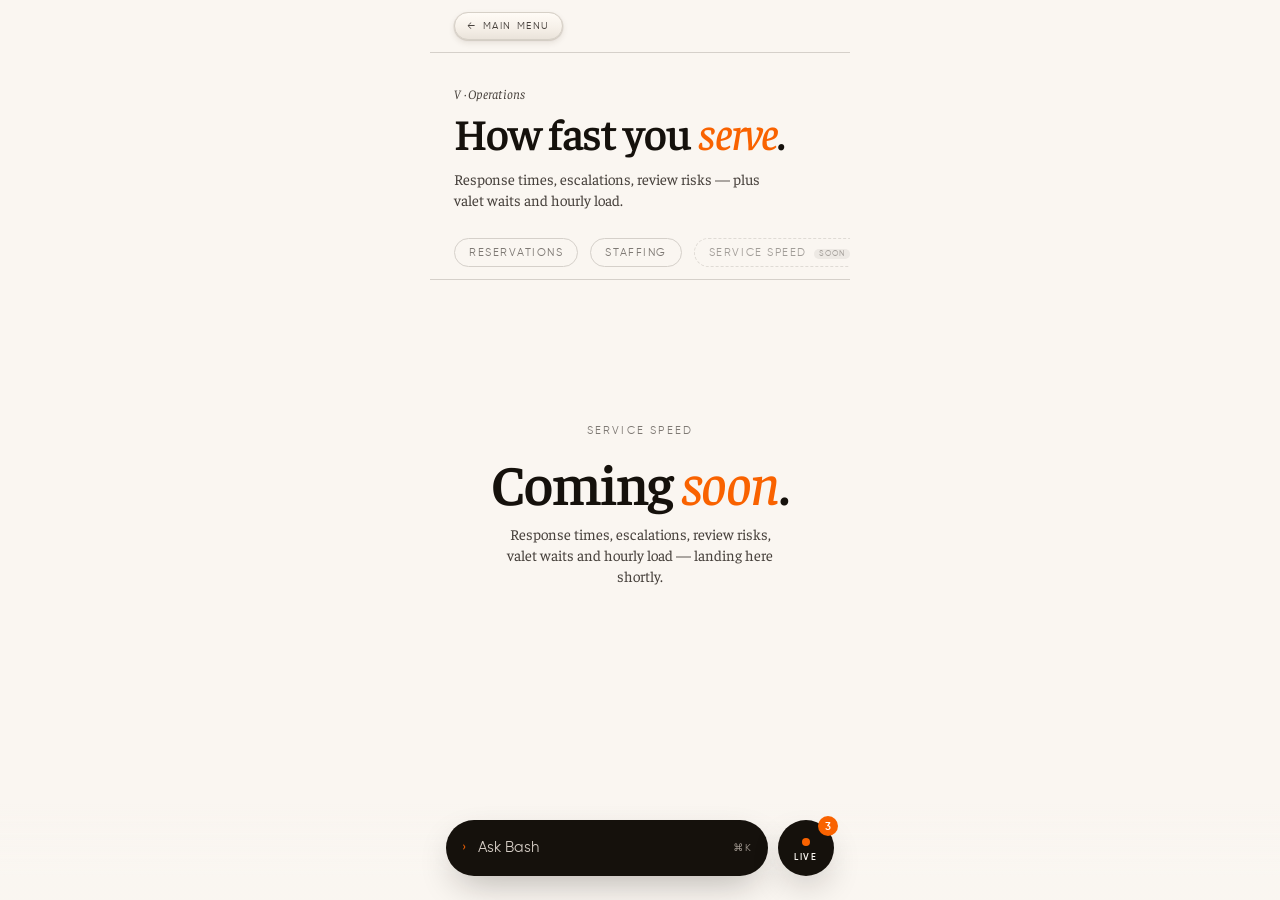
<file: html-design/b2b/pages/ops-service.html>
<!DOCTYPE html>
<html lang="en">
<head>
<meta charset="UTF-8" />
<meta name="viewport" content="width=device-width, initial-scale=1, viewport-fit=cover" />
<title>Bash Manager — Service speed & Valet</title>
<link rel="preconnect" href="https://fonts.googleapis.com" />
<link href="https://fonts.googleapis.com/css2?family=Faustina:ital,wght@0,300..800;1,300..800&display=swap" rel="stylesheet" />
<link rel="stylesheet" href="_shared.css?v=ed17" />
<style>
  /* Service speed is not live yet — the whole chapter is a coming-soon state. */
  .coming-soon {
    text-align: center;
    padding: 16vh var(--space-5) var(--space-7);
  }
  .coming-soon .cs-kicker {
    font-family: var(--mono); font-size: 11px;
    letter-spacing: 0.2em; text-transform: uppercase;
    color: var(--ink-3); margin-bottom: var(--space-4);
  }
  .coming-soon .cs-title {
    font-family: var(--display); font-weight: 600;
    font-size: clamp(40px, 12vw, 56px); line-height: 1.04;
    letter-spacing: -0.025em; color: var(--ink);
    margin-bottom: var(--space-3);
  }
  .coming-soon .cs-title .accent { color: var(--orange); font-style: italic; font-weight: 500; }
  .coming-soon .cs-deck {
    font-family: var(--display); font-size: 15px; line-height: 1.4;
    color: var(--ink-2); max-width: 32ch; margin: 0 auto;
  }
</style>
</head>
<body>
<div class="device">
  <div data-slot="head"></div>
  <div data-slot="venue"></div>

  <section class="page-head reveal">
    <div class="kicker">V · Operations</div>
    <h1>How fast you <span class="accent">serve</span>.</h1>
    <p class="deck">Response times, escalations, review risks — plus valet waits and hourly load.</p>
  </section>

  <nav class="subtab-nav">
    <a href="ops-reservations.html">Reservations</a>
    <a href="ops-staffing.html">Staffing</a>
    <a class="soon" aria-disabled="true">Service speed</a>
  </nav>

  <section class="coming-soon reveal">
    <div class="cs-kicker">Service speed</div>
    <h2 class="cs-title">Coming <span class="accent">soon</span>.</h2>
    <p class="cs-deck">Response times, escalations, review risks, valet waits and hourly load — landing here shortly.</p>
  </section>
</div>
<script src="_shell.js?v=ed17"></script>
<script>BashShell.mount();</script>
</body>
</html>
</file>
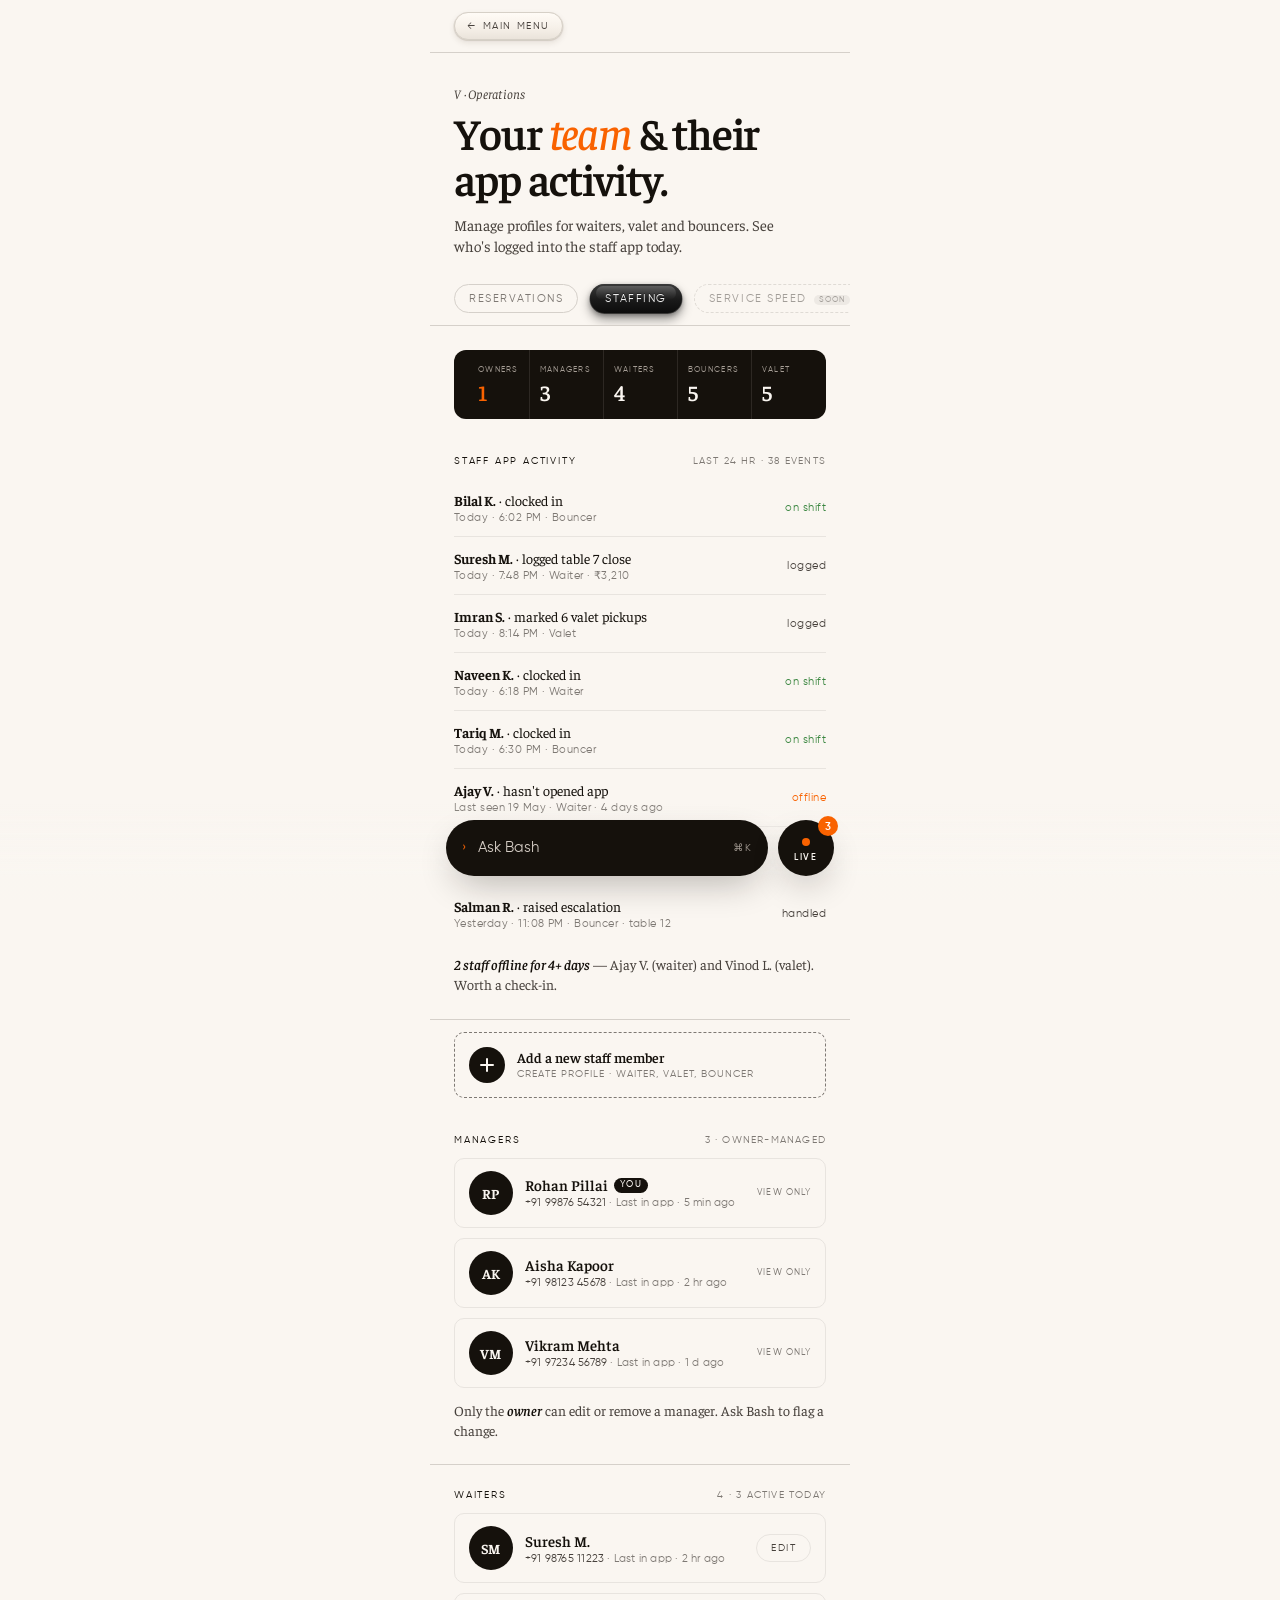
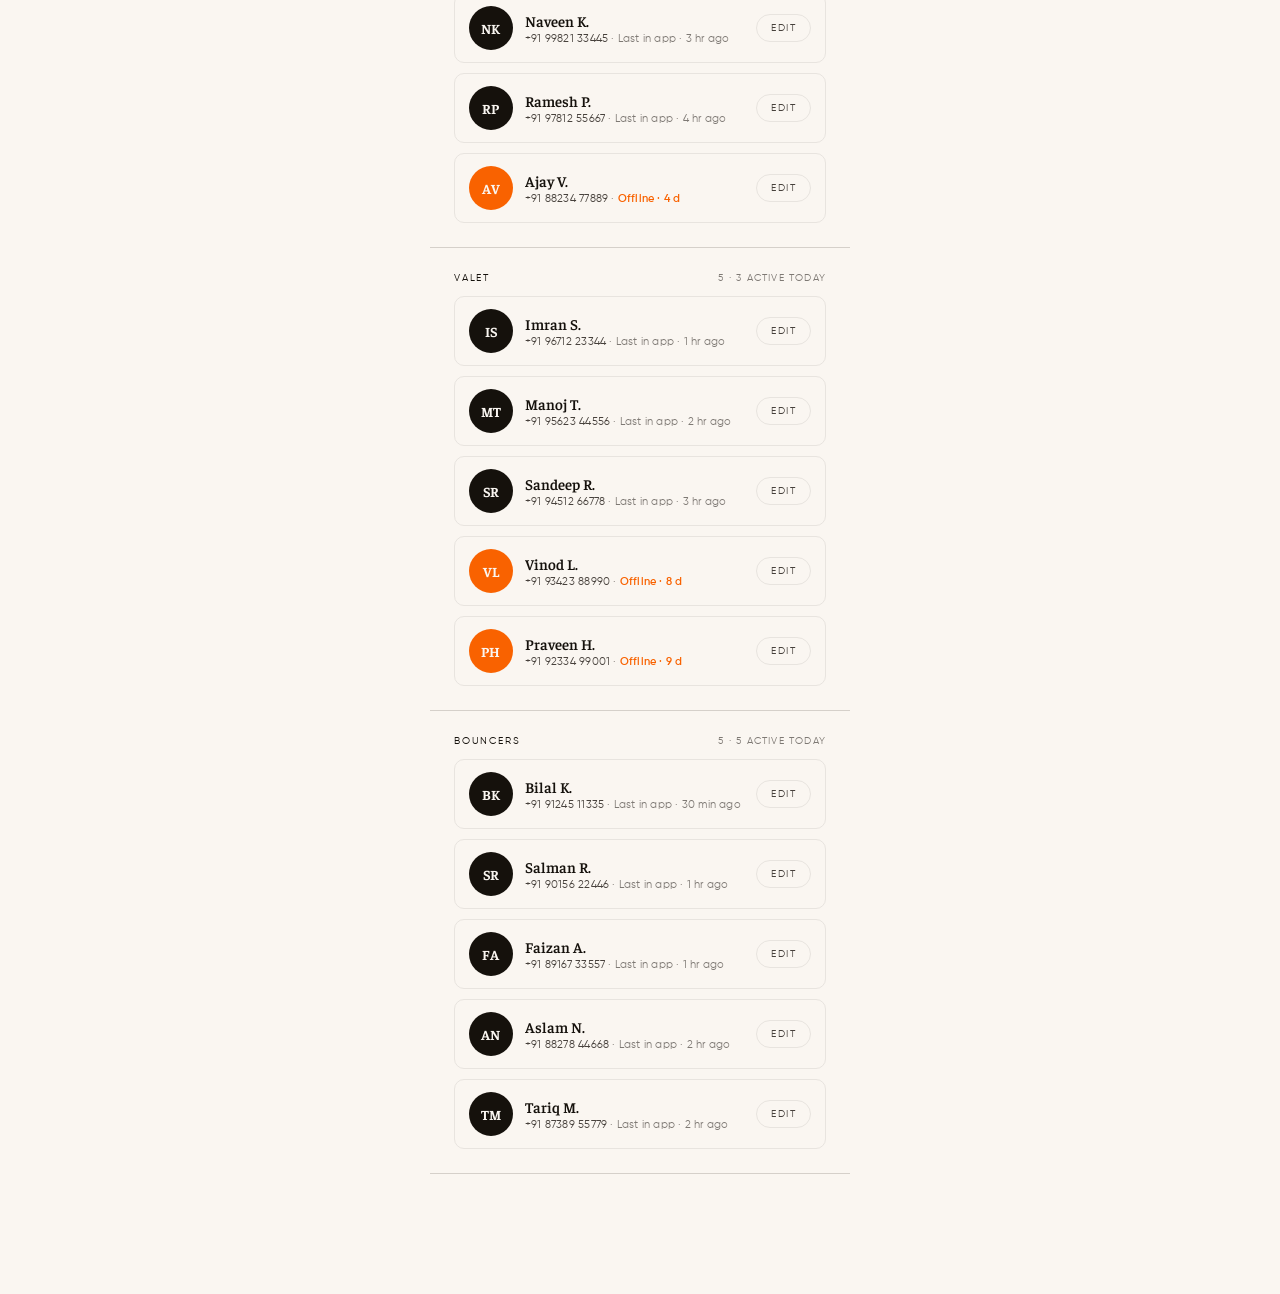
<file: html-design/b2b/pages/ops-staffing.html>
<!DOCTYPE html>
<html lang="en">
<head>
<meta charset="UTF-8" />
<meta name="viewport" content="width=device-width, initial-scale=1, viewport-fit=cover" />
<title>Bash Manager — Staffing</title>
<link rel="preconnect" href="https://fonts.googleapis.com" />
<link href="https://fonts.googleapis.com/css2?family=Faustina:ital,wght@0,300..800;1,300..800&display=swap" rel="stylesheet" />
<link rel="stylesheet" href="_shared.css?v=ed17" />
</head>
<body>
<div class="device">
  <div data-slot="head"></div>
  <div data-slot="venue"></div>

  <section class="page-head reveal">
    <div class="kicker">V · Operations</div>
    <h1>Your <span class="accent">team</span> &amp; their app activity.</h1>
    <p class="deck">Manage profiles for waiters, valet and bouncers. See who's logged into the staff app today.</p>
  </section>

  <nav class="subtab-nav">
    <a href="ops-reservations.html">Reservations</a>
    <a class="active" href="ops-staffing.html">Staffing</a>
    <a class="soon" aria-disabled="true">Service speed</a>
  </nav>

  <!-- TEAM LEDGER — head count summary -->
  <div class="ledger reveal">
    <div class="ledger-cell flag">
      <div class="lc-label">Owners</div>
      <div class="lc-value">1</div>
    </div>
    <div class="ledger-cell">
      <div class="lc-label">Managers</div>
      <div class="lc-value">3</div>
    </div>
    <div class="ledger-cell">
      <div class="lc-label">Waiters</div>
      <div class="lc-value">4</div>
    </div>
    <div class="ledger-cell">
      <div class="lc-label">Bouncers</div>
      <div class="lc-value">5</div>
    </div>
    <div class="ledger-cell">
      <div class="lc-label">Valet</div>
      <div class="lc-value">5</div>
    </div>
  </div>

  <!-- APP ACTIVITY LOG — moved to top -->
  <section class="sec reveal">
    <div class="sec-head">
      <div class="label">Staff app activity</div>
      <div class="meta">Last 24 hr · 38 events</div>
    </div>
    <div style="font-family: var(--display);">
      <div class="row">
        <div class="l">
          <strong>Bilal K.</strong> · clocked in
          <span class="sub">Today · 6:02 PM · Bouncer</span>
        </div>
        <div class="r" style="color: var(--positive);">on shift</div>
      </div>
      <div class="row">
        <div class="l">
          <strong>Suresh M.</strong> · logged table 7 close
          <span class="sub">Today · 7:48 PM · Waiter · ₹3,210</span>
        </div>
        <div class="r" style="color: var(--ink-2);">logged</div>
      </div>
      <div class="row">
        <div class="l">
          <strong>Imran S.</strong> · marked 6 valet pickups
          <span class="sub">Today · 8:14 PM · Valet</span>
        </div>
        <div class="r" style="color: var(--ink-2);">logged</div>
      </div>
      <div class="row">
        <div class="l">
          <strong>Naveen K.</strong> · clocked in
          <span class="sub">Today · 6:18 PM · Waiter</span>
        </div>
        <div class="r" style="color: var(--positive);">on shift</div>
      </div>
      <div class="row">
        <div class="l">
          <strong>Tariq M.</strong> · clocked in
          <span class="sub">Today · 6:30 PM · Bouncer</span>
        </div>
        <div class="r" style="color: var(--positive);">on shift</div>
      </div>
      <div class="row">
        <div class="l">
          <strong>Ajay V.</strong> · hasn't opened app
          <span class="sub">Last seen 19 May · Waiter · 4 days ago</span>
        </div>
        <div class="r" style="color: var(--orange);">offline</div>
      </div>
      <div class="row">
        <div class="l">
          <strong>Manoj T.</strong> · clocked out
          <span class="sub">Yesterday · 1:42 AM · Valet · 7.2 hr shift</span>
        </div>
        <div class="r" style="color: var(--ink-2);">ended</div>
      </div>
      <div class="row">
        <div class="l">
          <strong>Salman R.</strong> · raised escalation
          <span class="sub">Yesterday · 11:08 PM · Bouncer · table 12</span>
        </div>
        <div class="r" style="color: var(--ink-2);">handled</div>
      </div>
    </div>
    <p class="caption"><span class="em">2 staff offline for 4+ days</span> — Ajay V. (waiter) and Vinod L. (valet). Worth a check-in.</p>
  </section>

  <!-- ADD STAFF -->
  <button class="add-staff reveal" data-prompt="Add a new staff member — walk me through name, role, phone, start date.">
    <div class="as-plus">+</div>
    <div class="as-body">
      <div class="as-title">Add a new staff member</div>
      <div class="as-sub">Create profile · waiter, valet, bouncer</div>
    </div>
  </button>

  <!-- MANAGERS — view-only for other managers -->
  <section class="sec reveal">
    <div class="sec-head">
      <div class="label">Managers</div>
      <div class="meta">3 · owner-managed</div>
    </div>
    <div class="staff-cards">
      <article class="staff-card">
        <div class="sc-avatar">RP</div>
        <div class="sc-body">
          <div class="sc-name">Rohan Pillai <span class="sc-you">You</span></div>
          <div class="sc-meta">
            <span class="sc-phone">+91 99876 54321</span>
            <span>·</span>
            <span class="sc-last">Last in app · 5 min ago</span>
          </div>
        </div>
        <div class="sc-readonly">View only</div>
      </article>
      <article class="staff-card">
        <div class="sc-avatar">AK</div>
        <div class="sc-body">
          <div class="sc-name">Aisha Kapoor</div>
          <div class="sc-meta">
            <span class="sc-phone">+91 98123 45678</span>
            <span>·</span>
            <span class="sc-last">Last in app · 2 hr ago</span>
          </div>
        </div>
        <div class="sc-readonly">View only</div>
      </article>
      <article class="staff-card">
        <div class="sc-avatar">VM</div>
        <div class="sc-body">
          <div class="sc-name">Vikram Mehta</div>
          <div class="sc-meta">
            <span class="sc-phone">+91 97234 56789</span>
            <span>·</span>
            <span class="sc-last">Last in app · 1 d ago</span>
          </div>
        </div>
        <div class="sc-readonly">View only</div>
      </article>
    </div>
    <p class="caption">Only the <span class="em">owner</span> can edit or remove a manager. Ask Bash to flag a change.</p>
  </section>

  <!-- WAITERS -->
  <section class="sec reveal">
    <div class="sec-head">
      <div class="label">Waiters</div>
      <div class="meta">4 · 3 active today</div>
    </div>
    <div class="staff-cards">
      <article class="staff-card">
        <div class="sc-avatar">SM</div>
        <div class="sc-body">
          <div class="sc-name">Suresh M.</div>
          <div class="sc-meta">
            <span class="sc-phone">+91 98765 11223</span>
            <span>·</span>
            <span class="sc-last">Last in app · 2 hr ago</span>
          </div>
        </div>
        <div class="sc-actions">
          <button class="sc-btn edit" data-prompt="Edit Suresh M.'s waiter profile.">Edit</button>
        </div>
      </article>
      <article class="staff-card">
        <div class="sc-avatar">NK</div>
        <div class="sc-body">
          <div class="sc-name">Naveen K.</div>
          <div class="sc-meta">
            <span class="sc-phone">+91 99821 33445</span>
            <span>·</span>
            <span class="sc-last">Last in app · 3 hr ago</span>
          </div>
        </div>
        <div class="sc-actions">
          <button class="sc-btn edit" data-prompt="Edit Naveen K.'s waiter profile.">Edit</button>
        </div>
      </article>
      <article class="staff-card">
        <div class="sc-avatar">RP</div>
        <div class="sc-body">
          <div class="sc-name">Ramesh P.</div>
          <div class="sc-meta">
            <span class="sc-phone">+91 97812 55667</span>
            <span>·</span>
            <span class="sc-last">Last in app · 4 hr ago</span>
          </div>
        </div>
        <div class="sc-actions">
          <button class="sc-btn edit" data-prompt="Edit Ramesh P.'s waiter profile.">Edit</button>
        </div>
      </article>
      <article class="staff-card flag">
        <div class="sc-avatar">AV</div>
        <div class="sc-body">
          <div class="sc-name">Ajay V.</div>
          <div class="sc-meta">
            <span class="sc-phone">+91 88234 77889</span>
            <span>·</span>
            <span class="sc-last stale">Offline · 4 d</span>
          </div>
        </div>
        <div class="sc-actions">
          <button class="sc-btn edit" data-prompt="Edit Ajay V.'s waiter profile.">Edit</button>
        </div>
      </article>
    </div>
  </section>

  <!-- VALET -->
  <section class="sec reveal">
    <div class="sec-head">
      <div class="label">Valet</div>
      <div class="meta">5 · 3 active today</div>
    </div>
    <div class="staff-cards">
      <article class="staff-card">
        <div class="sc-avatar">IS</div>
        <div class="sc-body">
          <div class="sc-name">Imran S.</div>
          <div class="sc-meta">
            <span class="sc-phone">+91 96712 23344</span>
            <span>·</span>
            <span class="sc-last">Last in app · 1 hr ago</span>
          </div>
        </div>
        <div class="sc-actions">
          <button class="sc-btn edit" data-prompt="Edit Imran S.'s valet profile.">Edit</button>
        </div>
      </article>
      <article class="staff-card">
        <div class="sc-avatar">MT</div>
        <div class="sc-body">
          <div class="sc-name">Manoj T.</div>
          <div class="sc-meta">
            <span class="sc-phone">+91 95623 44556</span>
            <span>·</span>
            <span class="sc-last">Last in app · 2 hr ago</span>
          </div>
        </div>
        <div class="sc-actions">
          <button class="sc-btn edit" data-prompt="Edit Manoj T.'s valet profile.">Edit</button>
        </div>
      </article>
      <article class="staff-card">
        <div class="sc-avatar">SR</div>
        <div class="sc-body">
          <div class="sc-name">Sandeep R.</div>
          <div class="sc-meta">
            <span class="sc-phone">+91 94512 66778</span>
            <span>·</span>
            <span class="sc-last">Last in app · 3 hr ago</span>
          </div>
        </div>
        <div class="sc-actions">
          <button class="sc-btn edit" data-prompt="Edit Sandeep R.'s valet profile.">Edit</button>
        </div>
      </article>
      <article class="staff-card flag">
        <div class="sc-avatar">VL</div>
        <div class="sc-body">
          <div class="sc-name">Vinod L.</div>
          <div class="sc-meta">
            <span class="sc-phone">+91 93423 88990</span>
            <span>·</span>
            <span class="sc-last stale">Offline · 8 d</span>
          </div>
        </div>
        <div class="sc-actions">
          <button class="sc-btn edit" data-prompt="Edit Vinod L.'s valet profile.">Edit</button>
        </div>
      </article>
      <article class="staff-card flag">
        <div class="sc-avatar">PH</div>
        <div class="sc-body">
          <div class="sc-name">Praveen H.</div>
          <div class="sc-meta">
            <span class="sc-phone">+91 92334 99001</span>
            <span>·</span>
            <span class="sc-last stale">Offline · 9 d</span>
          </div>
        </div>
        <div class="sc-actions">
          <button class="sc-btn edit" data-prompt="Edit Praveen H.'s valet profile.">Edit</button>
        </div>
      </article>
    </div>
  </section>

  <!-- BOUNCERS -->
  <section class="sec reveal">
    <div class="sec-head">
      <div class="label">Bouncers</div>
      <div class="meta">5 · 5 active today</div>
    </div>
    <div class="staff-cards">
      <article class="staff-card">
        <div class="sc-avatar">BK</div>
        <div class="sc-body">
          <div class="sc-name">Bilal K.</div>
          <div class="sc-meta">
            <span class="sc-phone">+91 91245 11335</span>
            <span>·</span>
            <span class="sc-last">Last in app · 30 min ago</span>
          </div>
        </div>
        <div class="sc-actions">
          <button class="sc-btn edit" data-prompt="Edit Bilal K.'s bouncer profile.">Edit</button>
        </div>
      </article>
      <article class="staff-card">
        <div class="sc-avatar">SR</div>
        <div class="sc-body">
          <div class="sc-name">Salman R.</div>
          <div class="sc-meta">
            <span class="sc-phone">+91 90156 22446</span>
            <span>·</span>
            <span class="sc-last">Last in app · 1 hr ago</span>
          </div>
        </div>
        <div class="sc-actions">
          <button class="sc-btn edit" data-prompt="Edit Salman R.'s bouncer profile.">Edit</button>
        </div>
      </article>
      <article class="staff-card">
        <div class="sc-avatar">FA</div>
        <div class="sc-body">
          <div class="sc-name">Faizan A.</div>
          <div class="sc-meta">
            <span class="sc-phone">+91 89167 33557</span>
            <span>·</span>
            <span class="sc-last">Last in app · 1 hr ago</span>
          </div>
        </div>
        <div class="sc-actions">
          <button class="sc-btn edit" data-prompt="Edit Faizan A.'s bouncer profile.">Edit</button>
        </div>
      </article>
      <article class="staff-card">
        <div class="sc-avatar">AN</div>
        <div class="sc-body">
          <div class="sc-name">Aslam N.</div>
          <div class="sc-meta">
            <span class="sc-phone">+91 88278 44668</span>
            <span>·</span>
            <span class="sc-last">Last in app · 2 hr ago</span>
          </div>
        </div>
        <div class="sc-actions">
          <button class="sc-btn edit" data-prompt="Edit Aslam N.'s bouncer profile.">Edit</button>
        </div>
      </article>
      <article class="staff-card">
        <div class="sc-avatar">TM</div>
        <div class="sc-body">
          <div class="sc-name">Tariq M.</div>
          <div class="sc-meta">
            <span class="sc-phone">+91 87389 55779</span>
            <span>·</span>
            <span class="sc-last">Last in app · 2 hr ago</span>
          </div>
        </div>
        <div class="sc-actions">
          <button class="sc-btn edit" data-prompt="Edit Tariq M.'s bouncer profile.">Edit</button>
        </div>
      </article>
    </div>
  </section>
</div>
<script src="_shell.js?v=ed17"></script>
<script>BashShell.mount();</script>
</body>
</html>
</file>
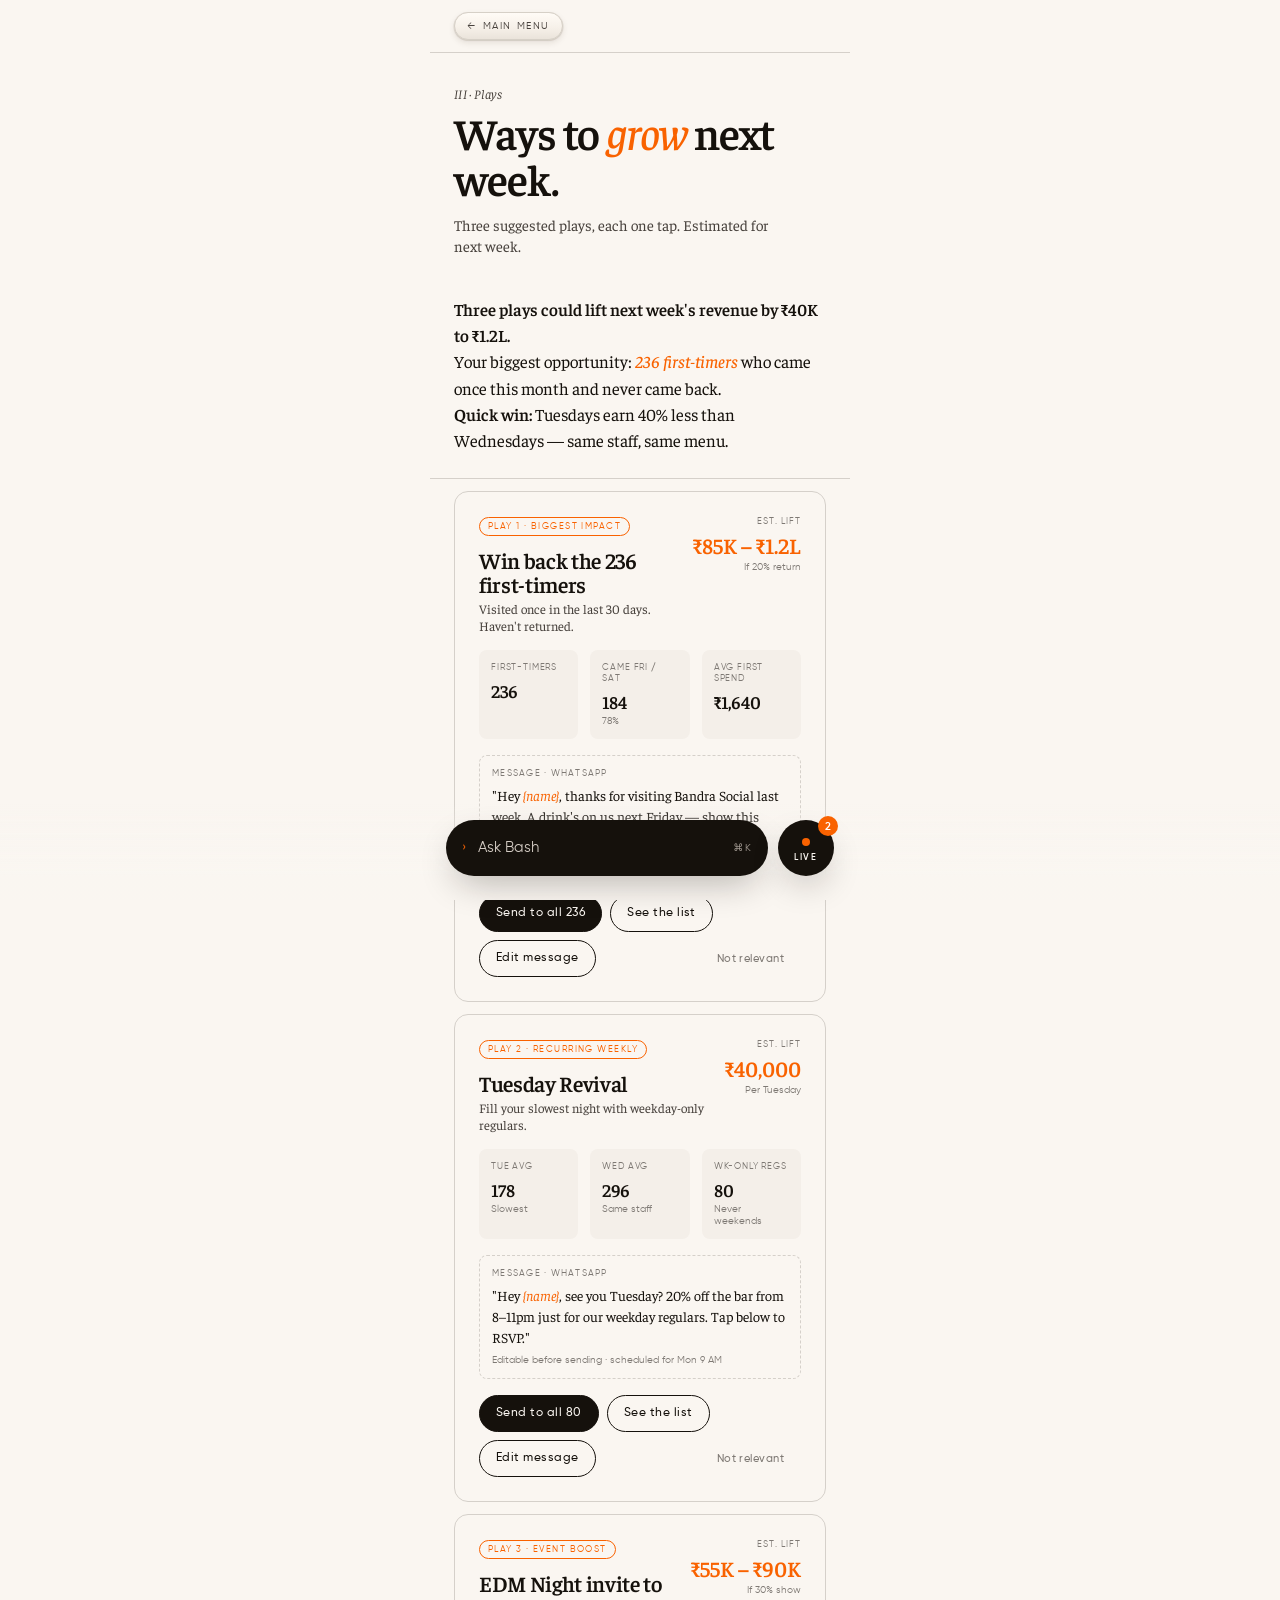
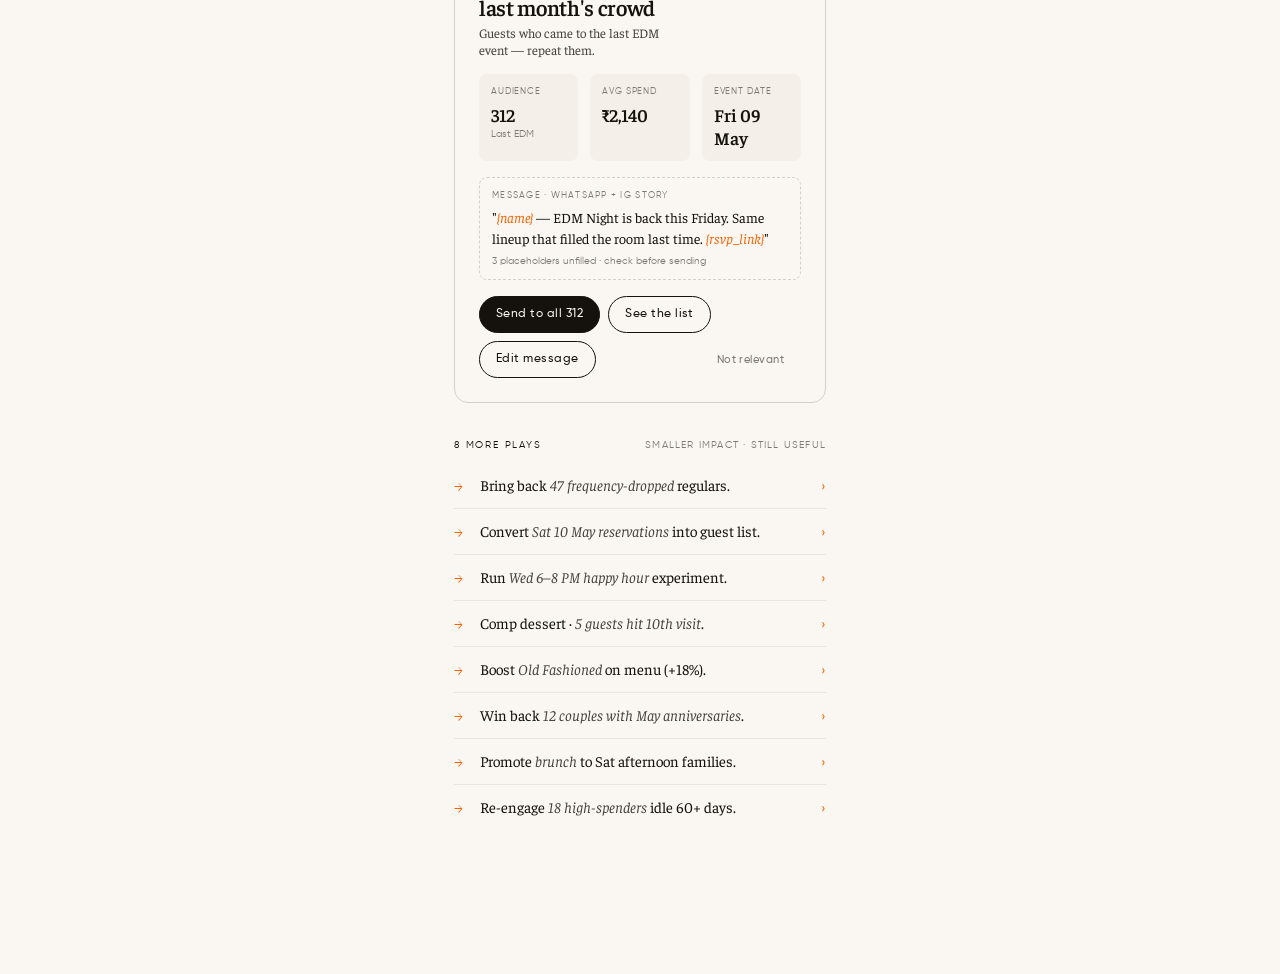
<file: html-design/b2b/pages/plays.html>
<!DOCTYPE html>
<html lang="en">
<head>
<meta charset="UTF-8" />
<meta name="viewport" content="width=device-width, initial-scale=1, viewport-fit=cover" />
<title>Bash Manager — Plays</title>
<link rel="preconnect" href="https://fonts.googleapis.com" />
<link href="https://fonts.googleapis.com/css2?family=Faustina:ital,wght@0,300..800;1,300..800&display=swap" rel="stylesheet" />
<link rel="stylesheet" href="_shared.css?v=ed17" />
</head>
<body>
<div class="device">
  <div data-slot="head"></div>
  <div data-slot="venue"></div>

  <section class="page-head reveal">
    <div class="kicker">III · Plays</div>
    <h1>Ways to <span class="accent">grow</span> next week.</h1>
    <p class="deck">Three suggested plays, each one tap. Estimated for next week.</p>
  </section>

  <!-- LEAD -->
  <p class="lead reveal">
    <strong>Three plays could lift next week's revenue by ₹40K to ₹1.2L.</strong><br/>
    Your biggest opportunity: <em>236 first-timers</em> who came once this month and never came back.<br/>
    <strong>Quick win:</strong> Tuesdays earn 40% less than Wednesdays — same staff, same menu.
  </p>

  <!-- PLAY 1 -->
  <article class="play-card reveal">
    <div class="pc-head">
      <div>
        <span class="pc-tag">Play 1 · Biggest impact</span>
        <h3>Win back the 236 first-timers</h3>
        <p class="pc-deck">Visited once in the last 30 days. Haven't returned.</p>
      </div>
      <div class="pc-lift">
        <div class="lift-label">Est. lift</div>
        <div class="lift-val">₹85K – ₹1.2L</div>
        <div class="lift-note">If 20% return</div>
      </div>
    </div>
    <div class="pc-kpis">
      <div class="pc-kpi"><div class="pk-label">First-timers</div><div class="pk-val">236</div></div>
      <div class="pc-kpi"><div class="pk-label">Came Fri / Sat</div><div class="pk-val">184</div><div class="pk-sub">78%</div></div>
      <div class="pc-kpi"><div class="pk-label">Avg first spend</div><div class="pk-val">₹1,640</div></div>
    </div>
    <div class="pc-msg">
      <div class="pc-msg-label">Message · WhatsApp</div>
      <div class="pc-msg-text">"Hey <span class="var">{name}</span>, thanks for visiting Bandra Social last week. A drink's on us next Friday — show this message at the bar."</div>
      <div class="pc-msg-meta">Editable before sending · ₹0 per message via WABA</div>
    </div>
    <div class="pc-cta">
      <button class="btn" data-prompt="Send the win-back WhatsApp to all 236 first-timers — confirm before publishing.">Send to all 236</button>
      <button class="btn secondary" data-prompt="Show me the 236 first-timers as a list before I send.">See the list</button>
      <button class="btn secondary" data-prompt="Edit the win-back message for the 236 first-timers.">Edit message</button>
      <button class="btn dismiss" data-prompt="Dismiss the Win-back 236 first-timers play — not relevant.">Not relevant</button>
    </div>
  </article>

  <!-- PLAY 2 -->
  <article class="play-card reveal">
    <div class="pc-head">
      <div>
        <span class="pc-tag">Play 2 · Recurring weekly</span>
        <h3>Tuesday Revival</h3>
        <p class="pc-deck">Fill your slowest night with weekday-only regulars.</p>
      </div>
      <div class="pc-lift">
        <div class="lift-label">Est. lift</div>
        <div class="lift-val">₹40,000</div>
        <div class="lift-note">Per Tuesday</div>
      </div>
    </div>
    <div class="pc-kpis">
      <div class="pc-kpi"><div class="pk-label">Tue avg</div><div class="pk-val">178</div><div class="pk-sub">Slowest</div></div>
      <div class="pc-kpi"><div class="pk-label">Wed avg</div><div class="pk-val">296</div><div class="pk-sub">Same staff</div></div>
      <div class="pc-kpi"><div class="pk-label">Wk-only regs</div><div class="pk-val">80</div><div class="pk-sub">Never weekends</div></div>
    </div>
    <div class="pc-msg">
      <div class="pc-msg-label">Message · WhatsApp</div>
      <div class="pc-msg-text">"Hey <span class="var">{name}</span>, see you Tuesday? 20% off the bar from 8–11pm just for our weekday regulars. Tap below to RSVP."</div>
      <div class="pc-msg-meta">Editable before sending · scheduled for Mon 9 AM</div>
    </div>
    <div class="pc-cta">
      <button class="btn" data-prompt="Send the Tuesday Revival WhatsApp to all 80 weekday-only regulars — schedule Mon 9 AM.">Send to all 80</button>
      <button class="btn secondary" data-prompt="Show me the 80 weekday-only regulars.">See the list</button>
      <button class="btn secondary" data-prompt="Edit the Tuesday Revival message.">Edit message</button>
      <button class="btn dismiss" data-prompt="Dismiss the Tuesday Revival play.">Not relevant</button>
    </div>
  </article>

  <!-- PLAY 3 -->
  <article class="play-card reveal">
    <div class="pc-head">
      <div>
        <span class="pc-tag">Play 3 · Event boost</span>
        <h3>EDM Night invite to last month's crowd</h3>
        <p class="pc-deck">Guests who came to the last EDM event — repeat them.</p>
      </div>
      <div class="pc-lift">
        <div class="lift-label">Est. lift</div>
        <div class="lift-val">₹55K – ₹90K</div>
        <div class="lift-note">If 30% show</div>
      </div>
    </div>
    <div class="pc-kpis">
      <div class="pc-kpi"><div class="pk-label">Audience</div><div class="pk-val">312</div><div class="pk-sub">Last EDM</div></div>
      <div class="pc-kpi"><div class="pk-label">Avg spend</div><div class="pk-val">₹2,140</div></div>
      <div class="pc-kpi"><div class="pk-label">Event date</div><div class="pk-val">Fri 09 May</div></div>
    </div>
    <div class="pc-msg">
      <div class="pc-msg-label">Message · WhatsApp + IG story</div>
      <div class="pc-msg-text">"<span class="var">{name}</span> — EDM Night is back this Friday. Same lineup that filled the room last time. <span class="var">{rsvp_link}</span>"</div>
      <div class="pc-msg-meta">3 placeholders unfilled · check before sending</div>
    </div>
    <div class="pc-cta">
      <button class="btn" data-prompt="Send the EDM event invite to last EDM's 312 guests via WhatsApp + IG story — confirm message first.">Send to all 312</button>
      <button class="btn secondary" data-prompt="Show me last EDM's 312-guest audience.">See the list</button>
      <button class="btn secondary" data-prompt="Edit the EDM invite message and fill the 3 placeholders.">Edit message</button>
      <button class="btn dismiss" data-prompt="Dismiss the EDM event invite play.">Not relevant</button>
    </div>
  </article>

  <!-- 8 MORE PLAYS -->
  <section class="sec reveal" style="border-bottom: 0;">
    <div class="sec-head">
      <div class="label">8 more plays</div>
      <div class="meta">Smaller impact · still useful</div>
    </div>
    <div class="act-row" data-prompt="Bring back the 47 regulars whose visit frequency dropped this month.">
      <div class="glyph">→</div>
      <div class="text">Bring back <em>47 frequency-dropped</em> regulars.</div>
      <div class="arr">›</div>
    </div>
    <div class="act-row" data-prompt="Convert reservations on Sat 10 May into a guest list with reminders.">
      <div class="glyph">→</div>
      <div class="text">Convert <em>Sat 10 May reservations</em> into guest list.</div>
      <div class="arr">›</div>
    </div>
    <div class="act-row" data-prompt="Run a happy hour pricing experiment for Wed 6–8 PM next week.">
      <div class="glyph">→</div>
      <div class="text">Run <em>Wed 6–8 PM happy hour</em> experiment.</div>
      <div class="arr">›</div>
    </div>
    <div class="act-row" data-prompt="Comp dessert for the 5 guests hitting their 10th visit this week.">
      <div class="glyph">→</div>
      <div class="text">Comp dessert · <em>5 guests hit 10th visit</em>.</div>
      <div class="arr">›</div>
    </div>
    <div class="act-row" data-prompt="Boost the Old Fashioned on the menu — it's climbing 18%.">
      <div class="glyph">→</div>
      <div class="text">Boost <em>Old Fashioned</em> on menu (+18%).</div>
      <div class="arr">›</div>
    </div>
    <div class="act-row" data-prompt="Win back 12 couples with May anniversaries via the Anniversary alert flow.">
      <div class="glyph">→</div>
      <div class="text">Win back <em>12 couples with May anniversaries</em>.</div>
      <div class="arr">›</div>
    </div>
    <div class="act-row" data-prompt="Promote the brunch menu to families who came Sat afternoon last month.">
      <div class="glyph">→</div>
      <div class="text">Promote <em>brunch</em> to Sat afternoon families.</div>
      <div class="arr">›</div>
    </div>
    <div class="act-row" data-prompt="Re-engage 18 high-spenders idle 60+ days with a personal note from the owner.">
      <div class="glyph">→</div>
      <div class="text">Re-engage <em>18 high-spenders</em> idle 60+ days.</div>
      <div class="arr">›</div>
    </div>
  </section>
</div>
<script src="_shell.js?v=ed17"></script>
<script>BashShell.mount({ liveBadge: 2 });</script>
</body>
</html>
</file>
<file: screens/bouncer/styles.css>
/* ---------- Fonts ---------- */
@font-face { font-family: 'Inter'; font-weight: 400; font-style: normal; src: url('assets/fonts/Inter-Regular.ttf') format('truetype'); font-display: swap; }
@font-face { font-family: 'Inter'; font-weight: 500; font-style: normal; src: url('assets/fonts/Inter-Medium.ttf') format('truetype'); font-display: swap; }
@font-face { font-family: 'Inter'; font-weight: 600; font-style: normal; src: url('assets/fonts/Inter-SemiBold.ttf') format('truetype'); font-display: swap; }
@font-face { font-family: 'Inter'; font-weight: 700; font-style: normal; src: url('assets/fonts/Inter-Bold.ttf') format('truetype'); font-display: swap; }
@font-face { font-family: 'Inter'; font-weight: 800; font-style: normal; src: url('assets/fonts/Inter-ExtraBold.ttf') format('truetype'); font-display: swap; }
@font-face { font-family: 'JetBrainsMono'; font-weight: 500; font-style: normal; src: url('assets/fonts/JetBrainsMono-Medium.ttf') format('truetype'); font-display: swap; }
@font-face { font-family: 'JetBrainsMono'; font-weight: 700; font-style: normal; src: url('assets/fonts/JetBrainsMono-Bold.ttf') format('truetype'); font-display: swap; }

/* ---------- Tokens (ported 1:1 from app_color.dart + valet_tokens.dart) ---------- */
:root {
  /* AppColor */
  --bg: #121212;            /* AppColor.black */
  --black2: #1E1E1E;
  --grey: #737373;          /* AppColor.grey */
  --grey1: rgba(70, 70, 70, 0.55); /* AppColor.grey1 ~135 alpha */
  --searchgrey: #CCCCCC;

  /* Valet */
  --v-bg: #0D0D0D;
  --surface: #1A1A1E;
  --surface-2: #202024;
  --surface-3: #2A2A30;
  --line: rgba(255,255,255,0.08);
  --line-2: rgba(255,255,255,0.14);
  --text: #F5F5F6;
  --text-dim: #9A9AA3;
  --text-mute: #6B6B74;

  /* Orange brand */
  --orange: #FE8C00;
  --orange1: #F83600;
  --orange-tint: rgba(254,140,0,0.12);
  --orange-grad: linear-gradient(86.6deg, #FE8C00 6%, #F83600 106%);
  --orange-glow: 0 0 12px rgba(248,54,0,0.45);

  /* Status colors (from tab_data_container) */
  --c-walkin: #E90E04;
  --c-walkin-soft: rgba(233,14,4,0.12);
  --c-reservation: #286EFF;
  --c-reservation-soft: rgba(40,110,255,0.12);
  --c-guestlist: #D3AF37;
  --c-guestlist-soft: rgba(211,175,55,0.14);
  --c-bashuser: #737373;
  --c-bashuser-soft: rgba(115,115,115,0.2);

  --c-complete: #2ECC71;
  --c-complete-soft: rgba(46,204,113,0.14);
  --c-partial: #286EFF;
  --c-pending: #D3AF37;
  --c-cancelled: #E90E04;

  /* Valet accents */
  --green: #4ADE80;
  --green-tint: rgba(74,222,128,0.14);
  --amber: #F5B638;
  --blue: #5AA8FF;
  --red: #EF4444;
  --red-tint: rgba(239,68,68,0.14);

  /* Radii */
  --r-sm: 10px;
  --r-md: 14px;
  --r-lg: 18px;
  --r-xl: 24px;
}

/* ---------- Reset ---------- */
* { box-sizing: border-box; }
html, body {
  margin: 0; padding: 0;
  background: #0a0a0a;
  font-family: 'Inter', system-ui, -apple-system, sans-serif;
  color: var(--text);
  -webkit-font-smoothing: antialiased;
}
a { color: inherit; text-decoration: none; }
button { font-family: inherit; cursor: pointer; border: none; background: none; color: inherit; padding: 0; }
input, textarea {
  font-family: inherit; color: inherit; background: transparent;
  border: none; outline: none; width: 100%;
}
.mono { font-family: 'JetBrainsMono', ui-monospace, monospace; font-feature-settings: 'tnum'; }

/* ---------- Phone frame ---------- */
.phone {
  width: 360px;
  height: 800px;
  background: var(--bg);
  position: relative;
  margin: 0 auto;
  overflow: hidden;
  border-radius: 28px;
  box-shadow: 0 30px 60px -20px rgba(0,0,0,0.8), 0 0 0 1px rgba(255,255,255,0.04);
}
.phone-tall { height: 1286px; }
.phone-1237 { height: 1237px; }
.phone-scroll { overflow-y: auto; }
.phone-scroll::-webkit-scrollbar { width: 0; height: 0; }

/* ---------- Embed mode (inside app.html iframe) ---------- */
html.embed, html.embed body {
  margin: 0;
  padding: 0;
  height: 100%;
  background: var(--bg);
  overflow: hidden;
}
html.embed .phone,
html.embed .phone-tall,
html.embed .phone-1237 {
  width: 100%;
  height: 100vh;
  border-radius: 0;
  box-shadow: none;
  margin: 0;
  overflow: hidden;
  display: flex;
  flex-direction: column;
}
/* Lists that follow a topbar+tabs+kpi+search header become the scroll region */
html.embed .embed-scroll {
  flex: 1;
  overflow-y: auto;
  -webkit-overflow-scrolling: touch;
  padding-bottom: 96px; /* clear the floating bottom-nav (16+60+20) */
}
html.embed .embed-scroll::-webkit-scrollbar { width: 0; height: 0; }
html.embed .bottom-nav { position: absolute; }
html.embed .fab { position: absolute; }
html.embed .sheet,
html.embed .sheet.full { position: absolute; }
/* Booking-details flow: stage already pins actions absolutely; keep that working */
html.embed .bd-stage {
  height: 100vh;
  display: flex;
  flex-direction: column;
}
html.embed .bd-tickets { flex: 1; overflow-y: auto; padding-bottom: 90px; }
html.embed .bd-tickets::-webkit-scrollbar { width: 0; height: 0; }

/* ---------- Top bar (matches bouncer_home_view.dart) ---------- */
.topbar {
  height: 60px;
  padding: 0 16px 0 20px;
  display: flex;
  align-items: center;
  justify-content: space-between;
  background: var(--bg);
  position: relative;
  z-index: 5;
}
/* In embed mode, shrink the date chip to match the valet's compact pill style
   (cf. "Busy Hours" toggle on the queue header). */
html.embed .date-chip {
  border-radius: 20px;
  padding: 5px 12px;
  gap: 7px;
  background: rgba(255, 255, 255, 0.06);
  border: 1px solid rgba(255, 255, 255, 0.08);
}
html.embed .date-chip .ic,
html.embed .date-chip .date-chip__ic { width: 16px; height: 16px; }
html.embed .date-chip .ic svg,
html.embed .date-chip .date-chip__ic svg { width: 14px; height: 14px; }
html.embed .date-chip .pill,
html.embed .date-chip .date-chip__txt {
  background: transparent;
  padding: 0;
  font-size: 11.5px;
  font-weight: 600;
  color: var(--text, #fff);
}
.topbar .logo { display: none; }
.topbar .brand,
.bd-head .brand {
  display: inline-flex;
  align-items: center;
  gap: 8px;
  font-size: 15.5px;
  font-weight: 700;
  letter-spacing: -0.01em;
  color: var(--text, #fff);
  white-space: nowrap;
}
.brand-dot {
  width: 7px; height: 7px;
  border-radius: 10px;
  background: var(--orange, #FE8C00);
  box-shadow: 0 0 10px var(--orange, #FE8C00);
  animation: brand-pulse 1.4s ease-in-out infinite;
  flex-shrink: 0;
}
@keyframes brand-pulse {
  0%, 100% { opacity: 1; transform: scale(1); }
  50% { opacity: 0.4; transform: scale(0.85); }
}
.date-chip {
  display: inline-flex;
  align-items: center;
  padding: 5px 14px;
  background: rgba(255,255,255,0.06);
  border-top-left-radius: 25px;
  border-bottom-left-radius: 25px;
  border-top-right-radius: 0;
  border-bottom-right-radius: 0;
  gap: 10px;
}
.date-chip .ic {
  width: 32px; height: 32px;
  display: grid; place-items: center;
}
.date-chip .ic svg { width: 28px; height: 28px; }
.date-chip .pill {
  background: #121212;
  border-radius: 12px;
  padding: 8px 10px;
  font-size: 14px;
  font-weight: 500;
  color: #fff;
  white-space: nowrap;
}

.topbar-spacer { height: 20px; }

/* ---------- Simple page header (booking details, sheets full-screen) ---------- */
.page-head {
  height: 56px;
  display: flex;
  align-items: center;
  justify-content: center;
  position: relative;
  border-bottom: 1px solid var(--line);
}
.page-head .title { font-size: 16px; font-weight: 400; color: #fff; }
.page-head .back {
  position: absolute;
  left: 14px;
  width: 32px; height: 32px;
  display: grid; place-items: center;
  border-radius: 50%;
}

/* ---------- Tabs (gradient indicator under label) ---------- */
.tabs {
  display: flex;
  height: 44px;
  position: relative;
}
.tabs .tab {
  flex: 1;
  display: grid;
  place-items: center;
  font-size: 14px;
  color: var(--grey);
  position: relative;
  cursor: pointer;
  font-weight: 500;
}
.tabs .tab.active { color: #fff; font-weight: 700; }
.tabs .tab.active::after {
  content: '';
  position: absolute;
  bottom: 0;
  left: 50%;
  transform: translateX(-50%);
  width: var(--ind-w, 48px);
  height: 4px;
  border-radius: 4px;
  background: var(--orange-grad);
  box-shadow: var(--orange-glow);
}
.tabs .tab[data-w="entries"]      { --ind-w: 50px; }
.tabs .tab[data-w="reservations"] { --ind-w: 86px; }
.tabs .tab[data-w="guestlist"]    { --ind-w: 70px; }

/* ---------- KPI / Stats row (tab_data_container_widget.dart) ---------- */
.kpi-row { display: flex; gap: 10px; padding: 10px 14px 6px; align-items: stretch; }
.kpi-card {
  flex: 1;
  background: rgba(115,115,115,0.1);
  border-radius: 12px;
  padding: 12px 14px;
  display: flex;
  flex-direction: column;
  justify-content: center;
  gap: 6px;
  min-height: 86px;
}
.kpi-card .label {
  font-size: 12px;
  font-weight: 500;
  color: var(--grey);
}
.kpi-card .value {
  font-size: 26px;
  font-weight: 700;
  color: #fff;
  line-height: 1;
}

.kpi-legend {
  flex: 1;
  background: rgba(115,115,115,0.1);
  border-radius: 12px;
  padding: 10px 12px;
  display: flex;
  flex-direction: column;
  gap: 3px;
}
.kpi-legend .bar {
  height: 4px;
  width: 100%;
  background: rgba(115,115,115,0.2);
  border-radius: 3px;
  overflow: hidden;
  display: flex;
  margin-bottom: 4px;
}
.kpi-legend .bar > span { display: block; height: 100%; }
.kpi-legend .row {
  display: flex;
  align-items: center;
  justify-content: space-between;
  gap: 6px;
  height: 16px;
}
.kpi-legend .row .left { display: flex; align-items: center; gap: 8px; min-width: 0; }
.kpi-legend .row .sw {
  width: 8px; height: 8px;
  border-radius: 2px;
  flex: 0 0 8px;
}
.kpi-legend .row .name { color: #fff; font-weight: 400; font-size: 11px; }
.kpi-legend .row .num { color: #fff; font-weight: 600; font-size: 12px; }

/* ---------- Search bar (search_bar_widget.dart) ---------- */
.search {
  display: flex;
  gap: 8px;
  align-items: center;
  height: 34px;
  padding: 0 12px;
  background: rgba(115,115,115,0.1);
  border-radius: 8px;
  margin: 2px 14px 4px;
}
.search svg { width: 18px; height: 18px; flex-shrink: 0; }
.search input {
  font-size: 14px;
  color: #fff;
}
.search input::placeholder { color: var(--grey); }

/* ---------- Entry list (ticket_list_view_widget.dart) ---------- */
.entry-list { padding: 4px 0 100px; }
.entry-row {
  position: relative;
  padding: 12px 16px 10px;
  margin: 0;
}
.entry-row + .entry-row::before {
  content: '';
  position: absolute;
  left: 30px; right: 30px; top: 0;
  height: 1px;
  background: rgba(255,255,255,0.08);
}
.entry-row .name {
  font-size: 16px;
  font-weight: 700;
  color: #fff;
  padding-right: 110px;
  line-height: 1.2;
  letter-spacing: -0.1px;
}
.entry-row .badges { display: flex; gap: 8px; margin-top: 8px; }
.entry-row .badge {
  background: rgba(115,115,115,0.28);
  padding: 4px 10px;
  border-radius: 8px;
  font-size: 12px;
  font-weight: 500;
  color: #fff;
  white-space: nowrap;
}
.entry-row .meta {
  margin-top: 8px;
  display: flex;
  align-items: center;
  justify-content: space-between;
  font-size: 12px;
  color: var(--grey);
}
.entry-row .meta .time {
  font-size: 12px;
  font-weight: 600;
  color: #fff;
}
.entry-row .notes {
  margin-top: 2px;
  font-size: 12px;
  color: var(--grey);
}

/* Type chip absolute top-right */
.entry-row .type-chip {
  position: absolute;
  top: 17px;
  right: 14px;
  padding: 4px 10px;
  border-radius: 8px;
  font-size: 12px;
  font-weight: 700;
}
.tc-walkin      { background: var(--c-walkin-soft);      color: var(--c-walkin); }
.tc-reservation { background: var(--c-reservation-soft); color: var(--c-reservation); }
.tc-guestlist   { background: var(--c-guestlist-soft);   color: var(--c-guestlist); }
.tc-bashuser    { background: var(--c-bashuser-soft);    color: #fff; }
.tc-event       { background: rgba(115,115,115,0.3);     color: #fff; }

/* Edit/View pill on right (under the type chip) */
.entry-row .edit-pill {
  position: absolute;
  top: 50px;
  right: 14px;
  padding: 4px 12px;
  border-radius: 8px;
  background: var(--orange-grad);
  font-size: 12px;
  font-weight: 700;
  color: #fff;
  display: inline-flex;
  align-items: center;
  gap: 4px;
}
.entry-row .edit-pill svg { width: 12px; height: 12px; }

/* ---------- Reservation / Guest List cards (reservation_tile_widget.dart) ---------- */
.r-card {
  position: relative;
  background: #121212;
  border-radius: 16px;
  border: 1px solid rgba(115,115,115,0.3);
  margin: 10px 16px 12px;
  padding: 16px;
  overflow: hidden;
}
.r-ribbon {
  position: absolute;
  top: -1px;
  left: -1px;
  padding: 6px 12px;
  font-size: 12px;
  font-weight: 700;
  letter-spacing: 0.3px;
  color: #fff;
  border-top-left-radius: 16px;
  border-bottom-right-radius: 16px;
}
.r-ribbon.complete  { background: var(--c-complete); }
.r-ribbon.partial   { background: var(--c-partial); }
.r-ribbon.pending   { background: var(--c-pending); color: #fff; }
.r-ribbon.cancelled { background: var(--c-cancelled); }

.r-edit {
  position: absolute;
  top: 14px;
  right: 14px;
  background: var(--orange-grad);
  border-radius: 8px;
  padding: 4px 12px;
  font-size: 12px;
  font-weight: 700;
  color: #fff;
  display: inline-flex;
  gap: 4px;
  align-items: center;
}
.r-edit svg { width: 12px; height: 12px; }

.r-past {
  position: absolute;
  top: 14px;
  right: 14px;
  background: rgba(115,115,115,0.3);
  border-radius: 8px;
  padding: 4px 12px;
  font-size: 12px;
  font-weight: 700;
  color: var(--grey);
}

.r-card .r-head {
  display: flex;
  justify-content: space-between;
  align-items: baseline;
  margin-top: 34px;
}
.r-card .r-name { font-size: 18px; font-weight: 700; color: #fff; letter-spacing: -0.1px; }
.r-card .r-time { font-size: 18px; font-weight: 700; color: #fff; }
.r-card .r-meta { color: var(--grey); font-size: 14px; line-height: 18px; margin-top: 2px; }
.r-card .r-meta p { margin: 0; }

.r-card .r-counts {
  display: flex;
  margin-top: 14px;
}
.r-card .r-counts .col { flex: 1; }
.r-card .r-counts .lbl {
  color: #fff;
  font-size: 12px;
  font-weight: 700;
  letter-spacing: 0.3px;
}
.r-card .r-counts .val {
  color: #fff;
  font-size: 22px;
  font-weight: 600;
  margin-top: 3px;
  letter-spacing: -0.2px;
}

/* ---------- FAB (Floating Action Button) ---------- */
.fab {
  position: absolute;
  bottom: 96px;
  right: 20px;
  width: 56px;
  height: 56px;
  border-radius: 50%;
  background: #fff;
  display: grid;
  place-items: center;
  z-index: 6;
  box-shadow: 0 6px 18px rgba(0,0,0,0.5);
}
.fab svg { width: 24px; height: 24px; }

/* ---------- Bottom Nav (floating pill - matches valet for consistency) ---------- */
.bottom-nav {
  position: absolute;
  bottom: 24px; left: 16px; right: 16px;
  height: 60px;
  border-radius: 30px;
  background: rgba(20, 20, 24, 0.85);
  -webkit-backdrop-filter: blur(20px);
  backdrop-filter: blur(20px);
  border: 1px solid rgba(255, 255, 255, 0.14);
  box-shadow: 0 10px 40px rgba(0, 0, 0, 0.5);
  display: flex;
  align-items: center;
  justify-content: space-around;
  padding: 0 8px;
  z-index: 80;
}
.bottom-nav a {
  flex: 1;
  height: 50px;
  border-radius: 25px;
  display: flex;
  align-items: center;
  justify-content: center;
  gap: 5px;
  color: var(--text-dim, rgba(255,255,255,0.55));
  background: transparent;
  font-size: 12px;
  font-weight: 600;
  max-width: 60px;
  transition: all 180ms;
}
.bottom-nav a.active {
  background: #fff;
  color: #000;
  max-width: none;
}
.bottom-nav svg { width: 20px; height: 20px; }
.bottom-nav a svg path,
.bottom-nav a svg rect,
.bottom-nav a svg circle {
  stroke: currentColor;
}
.bottom-nav .nav-label {
  white-space: nowrap;
}

/* ---------- Bottom sheet (guest_register_sheet) ---------- */
.dim {
  position: absolute;
  inset: 0;
  background: rgba(0,0,0,0.55);
  z-index: 8;
  backdrop-filter: blur(2px);
}
.sheet {
  position: absolute;
  left: 0; right: 0; bottom: 0;
  background: var(--bg);
  border-radius: 30px 30px 0 0;
  padding: 16px 20px 24px;
  z-index: 9;
  box-shadow: 0 -10px 30px rgba(0,0,0,0.6);
}
.sheet .handle {
  width: 60px;
  height: 6px;
  border-radius: 16px;
  background: var(--grey);
  margin: 0 auto 20px;
}
.sheet .sheet-title {
  text-align: center;
  font-size: 16px;
  font-weight: 600;
  color: #fff;
  margin-bottom: 20px;
}
.sheet.full {
  top: 90px;
  bottom: 0;
  border-radius: 30px 30px 0 0;
  overflow-y: auto;
  padding-bottom: 100px;
}
.sheet.full::-webkit-scrollbar { width: 0; }

/* ---------- Form fields (EditTextField) ---------- */
.field { margin-bottom: 18px; }
.field label {
  display: block;
  font-size: 14px;
  margin-bottom: 6px;
  color: var(--grey);
}
.field.active label { color: var(--orange); }
.field input,
.field .input {
  width: 100%;
  padding: 12px 4px;
  font-size: 16px;
  border-bottom: 1px solid rgba(255,255,255,0.18);
  background: transparent;
  color: #fff;
  display: block;
  font-weight: 500;
}
.field.active input,
.field.active .input { border-bottom-color: var(--orange); color: #fff; }
.field .placeholder { color: var(--grey); }

/* Entry-type chips inside sheet */
.type-chips {
  display: flex;
  gap: 10px;
  margin-bottom: 14px;
}
.type-chips .chip {
  flex: 1;
  height: 44px;
  display: grid;
  place-items: center;
  border-radius: 16px;
  border: 1px solid var(--grey);
  font-size: 14px;
  font-weight: 600;
  color: #fff;
  background: transparent;
}
.type-chips .chip.on {
  border-color: #fff;
  background: rgba(70,70,70,0.55);
}

.entry-type-locked {
  height: 44px;
  display: grid; place-items: center;
  border-radius: 16px;
  background: rgba(115,115,115,0.3);
  border: 1px solid var(--grey);
  font-size: 14px;
  font-weight: 600;
  color: #fff;
  margin-bottom: 14px;
}

/* Counters (CounterWidget) */
.counter-row {
  display: flex;
  justify-content: space-around;
  gap: 24px;
  margin: 14px 0 26px;
}
.counter { display: flex; flex-direction: column; align-items: center; gap: 8px; }
.counter .lbl { font-size: 14px; color: #fff; }
.counter .ctrl {
  display: flex;
  align-items: center;
  background: rgba(70,70,70,0.55);
  border-radius: 24px;
  padding: 4px;
  gap: 8px;
}
.counter .ctrl .btn {
  width: 36px; height: 36px;
  border-radius: 50%;
  background: var(--orange-grad);
  display: grid; place-items: center;
  color: #fff;
  font-size: 16px;
  font-weight: 700;
}
.counter .ctrl .v {
  min-width: 40px;
  text-align: center;
  font-size: 20px;
  font-weight: 700;
  color: #fff;
  padding: 0 4px;
}

/* Action buttons */
.btn-primary {
  display: block;
  width: 100%;
  height: 56px;
  border-radius: 16px;
  background: var(--orange-grad);
  font-size: 16px;
  font-weight: 700;
  color: #fff;
  text-align: center;
  line-height: 56px;
  box-shadow: 0 4px 16px rgba(248,54,0,0.25);
}
.btn-secondary {
  display: block;
  width: 100%;
  height: 50px;
  border-radius: 16px;
  background: rgba(115,115,115,0.2);
  border: 1px solid var(--grey);
  font-size: 15px;
  font-weight: 600;
  color: #fff;
  text-align: center;
  line-height: 48px;
}
.btn-danger {
  display: block;
  width: 100%;
  height: 50px;
  border-radius: 16px;
  background: rgba(115,115,115,0.2);
  border: 2px solid #EF4444;
  font-size: 16px;
  font-weight: 700;
  color: #fff;
  text-align: center;
  line-height: 46px;
}
.row-2 { display: flex; gap: 14px; }
.row-2 > * { flex: 1; }

/* ---------- Confirm dialog (popup) ---------- */
.dialog {
  position: absolute;
  left: 20px; right: 20px;
  top: 50%;
  transform: translateY(-50%);
  background: var(--bg);
  border-radius: 20px;
  padding: 22px 20px 20px;
  z-index: 10;
  border: 1px solid rgba(255,255,255,0.06);
  box-shadow: 0 20px 60px rgba(0,0,0,0.7);
}
.dialog h3 {
  margin: 0 0 14px;
  font-size: 18px;
  font-weight: 600;
  color: #fff;
}
.dialog .divider {
  height: 1px;
  background: rgba(115,115,115,0.3);
  margin: 0 0 14px;
}
.dialog p {
  margin: 0 0 24px;
  font-size: 14px;
  color: #fff;
  line-height: 1.4;
}
.dialog .row { display: flex; gap: 14px; }
.dlg-btn-no, .dlg-btn-yes {
  flex: 1;
  height: 40px;
  border-radius: 12px;
  font-size: 16px;
  font-weight: 600;
  color: #fff;
  display: grid;
  place-items: center;
}
.dlg-btn-no {
  background: transparent;
  border: 2px solid var(--orange);
}
.dlg-btn-yes {
  background: var(--orange-grad);
  box-shadow: 0 0 8px rgba(254,140,0,0.5);
}

/* ---------- Edit form action bar (bottom of edit screens) ---------- */
.edit-actions {
  position: absolute;
  bottom: 0; left: 0; right: 0;
  padding: 14px 20px 20px;
  background: linear-gradient(180deg, transparent, var(--bg) 30%);
  display: flex;
  gap: 14px;
  z-index: 6;
}
.edit-actions > * { margin-top: 0; flex: 1; }
.edit-actions .btn-primary,
.edit-actions .btn-secondary,
.edit-actions .btn-danger { height: 52px; line-height: 50px; }

/* ---------- Scanner ---------- */
.scanner-stage {
  position: absolute;
  inset: 0;
  background: radial-gradient(ellipse at center, #232328 0%, #0a0a0a 80%);
  display: grid;
  place-items: center;
  overflow: hidden;
}
.scanner-stage::before {
  content: '';
  position: absolute; inset: 0;
  background: url('data:image/svg+xml;utf8,<svg xmlns="http://www.w3.org/2000/svg" width="40" height="40" viewBox="0 0 40 40"><path d="M0 0h2v2H0zM38 0h2v2h-2zM0 38h2v2H0zM38 38h2v2h-2z" fill="rgba(255,255,255,0.04)"/></svg>') repeat;
  opacity: 0.4;
}
.scanner-top {
  position: absolute; top: 0; left: 0; right: 0;
  height: 64px;
  display: flex;
  align-items: center;
  justify-content: space-between;
  padding: 0 18px;
  z-index: 4;
}
.scanner-title {
  position: absolute;
  top: 20px;
  left: 0; right: 0;
  text-align: center;
  font-size: 16px;
  font-weight: 600;
  color: #fff;
  pointer-events: none;
}
.scanner-btn {
  width: 36px; height: 36px;
  background: rgba(255,255,255,0.08);
  border-radius: 50%;
  display: grid; place-items: center;
}
.qr-window-wrap {
  position: relative;
  width: 220px; height: 220px;
}
.qr-window {
  width: 220px; height: 220px;
  border-radius: 18px;
  background:
    linear-gradient(180deg, transparent 49%, rgba(254,140,0,0.55) 50%, transparent 51%) center/100% 200% no-repeat,
    rgba(255,255,255,0.02);
  background-position: 0 -100%;
  position: relative;
  z-index: 2;
  box-shadow: inset 0 0 0 1px rgba(255,255,255,0.04);
  animation: scanLine 2.4s ease-in-out infinite;
}
@keyframes scanLine {
  0%, 100% { background-position: 0 -100%; }
  50%      { background-position: 0  100%; }
}
.qr-corner {
  position: absolute;
  width: 32px;
  height: 32px;
  border: 4px solid var(--c-walkin);
  z-index: 3;
}
.qr-corner.tl { top: -8px; left: -8px; border-right: 0; border-bottom: 0; border-top-left-radius: 12px; }
.qr-corner.tr { top: -8px; right: -8px; border-left: 0; border-bottom: 0; border-top-right-radius: 12px; }
.qr-corner.bl { bottom: -8px; left: -8px; border-right: 0; border-top: 0; border-bottom-left-radius: 12px; }
.qr-corner.br { bottom: -8px; right: -8px; border-left: 0; border-top: 0; border-bottom-right-radius: 12px; }

.scanner-cta {
  position: absolute;
  bottom: 96px;
  left: 20px;
  right: 20px;
  height: 50px;
  padding: 0 22px;
  border-radius: 14px;
  background: var(--orange-grad);
  border: 0;
  font-size: 15px;
  font-weight: 700;
  color: #fff;
  z-index: 9;
  display: flex;
  align-items: center;
  justify-content: center;
  gap: 10px;
  box-shadow: 0 8px 24px rgba(248,54,0,0.35), 0 0 0 1px rgba(254,140,0,0.4);
  text-align: center;
}
.scanner-cta svg { width: 16px; height: 16px; }

/* ---------- Booking ID input card / Scan-failed modal ---------- */
.bid-input-wrap {
  background: rgba(255,255,255,0.04);
  border: 1px solid rgba(255,255,255,0.08);
  border-radius: 16px;
  margin: 20px 20px 0;
  padding: 18px;
}
.bid-input-wrap label {
  display: block;
  color: var(--orange);
  font-size: 13px;
  font-weight: 600;
  margin-bottom: 6px;
}
.bid-input-wrap input {
  font-size: 20px;
  font-weight: 700;
  padding: 8px 0;
  border-bottom: 1px solid var(--orange);
  color: #fff;
  letter-spacing: 1px;
}

.modal-card {
  background: var(--surface);
  border-radius: 16px;
  padding: 16px;
  margin: 18px 20px 0;
  border: 1px solid rgba(239,68,68,0.25);
}
.modal-card .top {
  display: flex; align-items: center; gap: 10px;
  margin-bottom: 10px;
}
.modal-card .icon-circ {
  width: 32px; height: 32px;
  border-radius: 50%;
  background: rgba(239,68,68,0.16);
  display: grid; place-items: center;
}
.modal-card .icon-circ svg { width: 18px; height: 18px; }
.modal-card .title {
  font-size: 14px;
  font-weight: 700;
  color: var(--red);
}
.modal-card p {
  margin: 6px 0 14px;
  font-size: 13px;
  color: var(--text-dim);
  line-height: 1.4;
}

/* ---------- Booking Details (booking_details_view.dart) ---------- */
.bd-stage {
  position: absolute;
  inset: 0;
  background: linear-gradient(180deg, #0F0F0F 0%, #121212 50%, #151515 100%);
  display: flex;
  flex-direction: column;
}
.bd-head {
  height: 60px;
  display: flex;
  align-items: center;
  padding: 0 20px;
  border-bottom: 1px solid rgba(115,115,115,0.2);
}
.bd-head .logo { display: none; }
.bd-title {
  text-align: center;
  font-size: 16px;
  font-weight: 400;
  color: #fff;
  padding: 16px 0 22px;
}

.bd-event {
  display: flex;
  align-items: flex-start;
  gap: 12px;
  padding: 0 20px 28px;
}
.bd-event .poster {
  width: 75px; height: 94px;
  border-radius: 2.5px;
  background: #1A1A1E;
  flex-shrink: 0;
  overflow: hidden;
}
.bd-event .poster img { width: 100%; height: 100%; object-fit: cover; display: block; }
.bd-event .meta { flex: 1; min-width: 0; padding-top: 4px; }
.bd-event .meta .name {
  font-size: 20px;
  font-weight: 600;
  color: #fff;
  line-height: 1;
  letter-spacing: -0.2px;
  margin-bottom: 12px;
  white-space: nowrap;
  overflow: hidden;
  text-overflow: ellipsis;
}
.bd-event .meta .date {
  font-size: 12px;
  color: #fff;
  line-height: 1.33;
}
.bd-event .meta .date b { font-weight: 600; letter-spacing: 0.5px; }

.bd-user {
  display: flex;
  align-items: stretch;
  padding: 0 20px;
  margin-bottom: 24px;
  height: 48px;
}
.bd-user .col {
  flex: 1;
  display: flex;
  flex-direction: column;
  align-items: center;
  justify-content: space-between;
  text-align: center;
}
.bd-user .col .top {
  font-size: 16px;
  font-weight: 600;
  color: #fff;
}
.bd-user .col .sub {
  font-size: 12px;
  font-weight: 400;
  color: rgba(255,255,255,0.8);
}
.bd-user .divider {
  width: 1px;
  height: 38px;
  background: rgba(255,255,255,0.2);
  align-self: center;
  margin: 0 8px;
}

/* Select-all row */
.bd-select {
  display: flex;
  align-items: center;
  gap: 10px;
  padding: 0 20px;
  margin-bottom: 20px;
  justify-content: center;
}
.bd-select .box {
  width: 17px; height: 17px;
  border-radius: 2px;
  border: 1.7px solid #fff;
  display: grid; place-items: center;
}
.bd-select.checked .box {
  border-color: var(--blue);
  background: var(--blue);
}
.bd-select.checked .box::after {
  content: '';
  width: 9px; height: 5px;
  border-left: 2px solid #fff;
  border-bottom: 2px solid #fff;
  transform: rotate(-45deg);
  margin-top: -2px;
}
.bd-select .lbl {
  font-size: 16px;
  font-weight: 600;
  color: #fff;
}

.bd-no-tickets {
  display: flex;
  align-items: center;
  gap: 12px;
  padding: 0 20px;
  margin-bottom: 20px;
  justify-content: center;
}
.bd-no-tickets svg { width: 30px; height: 30px; }
.bd-no-tickets .lbl {
  font-size: 16px;
  font-weight: 600;
  color: #fff;
  padding-top: 4px;
}

/* Ticket cards */
.bd-tickets {
  padding: 0 18px;
  display: flex;
  flex-direction: column;
  gap: 16px;
}
.bd-ticket {
  position: relative;
  height: 81px;
  padding: 8px 18px;
  border-radius: 22px;
  background: rgba(255,255,255,0.05);
  border: 1px solid rgba(255,255,255,0.2);
  display: flex;
  align-items: center;
}
.bd-ticket .t-name {
  font-size: 16px;
  font-weight: 600;
  color: #fff;
  padding-right: 110px;
  line-height: 1.25;
}
.bd-ticket .stepper {
  position: absolute;
  right: 8px;
  top: 50%;
  transform: translateY(-50%);
  width: 89px;
  height: 30px;
  border: 1px solid #fff;
  border-radius: 8px;
  background: rgba(255,255,255,0.05);
  display: flex;
  align-items: center;
  justify-content: space-between;
  padding: 0 5px;
}
.bd-ticket .stepper.zero { border-color: rgba(255,255,255,0.2); background: transparent; }
.bd-ticket .stepper .b {
  width: 28px; height: 28px;
  display: grid; place-items: center;
  color: #fff;
  font-size: 16px;
}
.bd-ticket .stepper .b.disabled { color: rgba(255,255,255,0.3); }
.bd-ticket .stepper .v {
  font-size: 14px;
  font-weight: 700;
  color: #fff;
  letter-spacing: 0.14px;
  min-width: 20px;
  text-align: center;
}
.bd-ticket .stepper.zero .v { color: rgba(255,255,255,0.5); }

.bd-ticket .check {
  position: absolute;
  right: 18px;
  top: 50%;
  transform: translateY(-50%);
  width: 24px; height: 24px;
}
.bd-ticket .check svg { width: 24px; height: 24px; }

/* Footer action bar (Cancel / Approve) */
.bd-actions {
  position: absolute;
  bottom: 0; left: 0; right: 0;
  display: flex;
  gap: 12px;
  padding: 16px 20px 24px;
  background: rgba(18,18,18,0.7);
  border-top: 1px solid rgba(255,255,255,0.1);
  backdrop-filter: blur(20px);
  z-index: 5;
}
/* In embed mode, lift the action bar above the floating bottom nav
   (nav sits at bottom:24px + 60px tall). */
html.embed .bd-actions {
  bottom: 100px;
  background: transparent;
  border-top: none;
  backdrop-filter: none;
  padding: 0 20px;
}
.bd-cancel, .bd-approve, .bd-close {
  flex: 1;
  height: 48px;
  border-radius: 12px;
  display: grid;
  place-items: center;
  font-size: 16px;
  font-weight: 700;
  color: #fff;
}
.bd-cancel {
  background: transparent;
  border: 1.5px solid #F97316;
}
.bd-approve {
  background: var(--orange-grad);
  box-shadow: 0 2px 8px rgba(248,54,0,0.45);
}
.bd-approve.disabled {
  background: rgba(255,255,255,0.2);
  color: rgba(255,255,255,0.5);
  box-shadow: none;
}
.bd-close {
  background: transparent;
  border: 1.5px solid #fff;
}

/* Toast */
.toast {
  position: absolute;
  left: 16px; right: 16px;
  top: 80px;
  background: rgba(20,58,29,0.95);
  border: 1px solid #1f6a32;
  padding: 12px 14px;
  border-radius: 12px;
  font-size: 13px;
  font-weight: 500;
  color: #aef0bd;
  z-index: 11;
  display: flex;
  align-items: center;
  gap: 10px;
  box-shadow: 0 10px 30px rgba(0,0,0,0.5);
}
.toast .ic {
  width: 22px; height: 22px;
  background: var(--green);
  border-radius: 50%;
  display: grid; place-items: center;
  flex-shrink: 0;
}
.toast .ic::after {
  content: '';
  width: 10px; height: 5px;
  border-left: 2px solid #143a1d;
  border-bottom: 2px solid #143a1d;
  transform: rotate(-45deg);
  margin-top: -2px;
}

/* ---------- Index thumbs ---------- */
.index-page {
  background: #0a0a0a;
  min-height: 100vh;
  padding: 40px 32px 80px;
}
.index-header {
  max-width: 1400px;
  margin: 0 auto 36px;
  display: flex;
  align-items: center;
  gap: 18px;
}
.index-header img { height: 32px; width: auto; }
.index-header h1 {
  font-size: 22px;
  font-weight: 700;
  color: #fff;
  margin: 0;
  letter-spacing: -0.4px;
}
.index-header p { margin: 0; color: #888; font-size: 13px; }

.section { max-width: 1400px; margin: 0 auto 48px; }
.section h2 { font-size: 18px; margin: 0 0 6px; color: #fff; }
.section .sublabel {
  background: rgba(74,222,128,0.15);
  color: #4ade80;
  padding: 4px 10px;
  border-radius: 6px;
  font-size: 12px;
  font-weight: 600;
  display: inline-block;
  margin-bottom: 20px;
}

.thumbs {
  display: grid;
  grid-template-columns: repeat(auto-fill, minmax(220px, 1fr));
  gap: 24px;
}
.thumb {
  background: #141414;
  border-radius: 16px;
  overflow: hidden;
  border: 1px solid rgba(255,255,255,0.06);
  transition: transform .15s ease, border-color .15s ease;
}
.thumb:hover { transform: translateY(-2px); border-color: rgba(254,140,0,0.5); }
.thumb iframe {
  width: 360px;
  height: 800px;
  border: 0;
  transform: scale(0.6);
  transform-origin: top left;
  background: var(--bg);
  display: block;
  pointer-events: none;
}
.thumb .frame {
  width: 216px;
  height: 480px;
  overflow: hidden;
  background: var(--bg);
  position: relative;
  margin: 0 auto;
}
.thumb .label {
  padding: 12px 14px;
  font-size: 13px;
  font-weight: 600;
  color: #fff;
  border-top: 1px solid rgba(255,255,255,0.05);
}
.thumb .label small { display: block; color: #777; font-weight: 400; font-size: 11px; margin-top: 2px; }

/* ============================================================
   SPA additions: forms, counters, overlay, scanner, dialogs
   ============================================================ */

/* Form */
.form { padding: 0 4px 8px; }
.form-head {
  display: flex; align-items: center; justify-content: space-between;
  margin: 4px 0 14px;
}
.form-head h3 { margin: 0; font-size: 17px; font-weight: 700; letter-spacing: -0.2px; }
.close-x {
  width: 32px; height: 32px; border-radius: 50%;
  background: rgba(255,255,255,0.06);
  display: grid; place-items: center;
}
.close-x svg { width: 16px; height: 16px; }

.form-section-label {
  font-size: 11px; letter-spacing: 0.6px; text-transform: uppercase;
  color: var(--text-mute); margin: 18px 0 10px; font-weight: 600;
}

.row-2-fields { display: flex; gap: 12px; }
.row-2-fields > .field { flex: 1; }

.form-actions {
  display: flex; gap: 10px; margin-top: 22px;
}
.form-actions > * { flex: 1; }

/* Segmented type selector */
.seg {
  display: flex; gap: 8px; margin-bottom: 18px;
  background: rgba(255,255,255,0.04);
  padding: 4px; border-radius: 12px;
}
.seg .opt {
  flex: 1; height: 36px;
  border-radius: 8px;
  background: transparent;
  color: var(--text-dim);
  font-size: 13px; font-weight: 600;
  border: 0; cursor: pointer;
  font-family: inherit;
  transition: background .15s, color .15s;
}
.seg .opt.on {
  background: var(--orange-grad);
  color: #fff;
  box-shadow: 0 4px 12px rgba(248,54,0,0.25);
}

/* Counters */
.counter-row { display: flex; gap: 12px; }
.counter {
  flex: 1;
  background: rgba(255,255,255,0.04);
  border: 1px solid rgba(255,255,255,0.05);
  border-radius: 14px;
  padding: 10px 12px 12px;
}
.ctr-lbl {
  font-size: 11px; color: var(--text-dim);
  font-weight: 600; letter-spacing: 0.4px;
  text-transform: uppercase; margin-bottom: 8px;
}
.ctr {
  display: flex; align-items: center; justify-content: space-between;
}
.ctr-btn {
  width: 30px; height: 30px;
  border-radius: 50%;
  background: var(--orange-grad);
  color: #fff;
  font-size: 18px; font-weight: 700; line-height: 0;
  cursor: pointer;
  border: 0;
}
.ctr-val {
  font-size: 18px; font-weight: 700; color: #fff;
  min-width: 50px; text-align: center;
}

/* Buttons */
.btn-primary {
  display: inline-block;
  height: 48px; line-height: 48px;
  border-radius: 14px;
  background: var(--orange-grad);
  font-weight: 700; font-size: 15px; color: #fff;
  text-align: center;
  box-shadow: 0 6px 18px rgba(248,54,0,0.28);
  border: 0; cursor: pointer; font-family: inherit;
  padding: 0 18px;
}
.btn-primary:disabled { opacity: 0.5; box-shadow: none; }
.btn-secondary {
  display: inline-block;
  height: 48px; line-height: 48px;
  border-radius: 14px;
  background: rgba(255,255,255,0.06);
  font-weight: 600; font-size: 15px; color: #fff;
  text-align: center;
  border: 1px solid rgba(255,255,255,0.06);
  cursor: pointer; font-family: inherit;
  padding: 0 18px;
}
.btn-danger {
  display: inline-block;
  height: 48px; line-height: 48px;
  border-radius: 14px;
  background: rgba(233,14,4,0.12);
  border: 1px solid rgba(233,14,4,0.35);
  color: var(--c-walkin);
  font-weight: 700; font-size: 14px;
  text-align: center;
  cursor: pointer; font-family: inherit;
  padding: 0 18px;
}

/* Field input - overrides for SPA-mode forms */
.form .field input[type="date"],
.form .field input[type="text"],
.form .field input[inputmode="tel"],
.form .field input {
  width: 100%;
  background: transparent;
  border: 0;
  border-bottom: 1px solid rgba(255,255,255,0.18);
  color: #fff;
  font-size: 15px;
  padding: 8px 0;
  outline: none;
  font-family: inherit;
}
.form .field input:focus {
  border-bottom-color: var(--orange);
}
.form .field input::placeholder { color: var(--text-mute); }
.form .field label {
  color: var(--text-dim);
  font-size: 12px;
  font-weight: 500;
}

/* Booking details close-x in header */
.bd-head { position: relative; display: flex; align-items: center; justify-content: center; padding: 14px 16px 0; }
.bd-head .logo { display: none; }
.bd-close-x {
  position: absolute;
  left: 14px; top: 12px;
  width: 32px; height: 32px;
  border-radius: 50%;
  background: rgba(255,255,255,0.06);
  display: grid; place-items: center;
}
.bd-close-x svg { width: 16px; height: 16px; }

/* QR window enhancements */
.qr-hint {
  position: absolute;
  bottom: -36px; left: 50%;
  transform: translateX(-50%);
  background: rgba(255,255,255,0.06);
  border: 1px solid rgba(255,255,255,0.1);
  padding: 6px 14px;
  border-radius: 20px;
  font-size: 12px;
  color: rgba(255,255,255,0.7);
  white-space: nowrap;
  cursor: pointer;
}

/* Verify form */
.verify-form { padding-top: 60px; }
.verify-hint {
  padding: 0 20px; color: var(--text-dim);
  font-size: 12px; line-height: 1.5;
  margin: 12px 0 22px;
}

/* Topbar logo (in case it's missing) */
.topbar-logo { height: 26px; width: auto; }

/* Type-chip variants used by SPA (aliases) */
.type-chip.type-walkin      { background: var(--c-walkin-soft);      color: var(--c-walkin); }
.type-chip.type-reservation { background: var(--c-reservation-soft); color: var(--c-reservation); }
.type-chip.type-guestlist   { background: var(--c-guestlist-soft);   color: var(--c-guestlist); }
.type-chip.type-bashuser    { background: var(--c-bashuser-soft);    color: #fff; }

/* Make entry rows tappable */
a.entry-row { display: block; color: inherit; text-decoration: none; cursor: pointer; }
a.entry-row:hover { background: rgba(255,255,255,0.02); }

/* Verify Booking ID view - clean top-down layout */
.verify-stage {
  flex: 1;
  background: radial-gradient(ellipse at top, #1a1a1f 0%, #0a0a0a 80%);
  position: relative;
  display: flex;
  flex-direction: column;
}
.verify-stage .scanner-top { position: relative; height: 56px; padding: 0 14px; display: flex; align-items: center; justify-content: space-between; }
.verify-stage .scanner-title { position: static; }
.verify-form {
  flex: 1;
  display: flex;
  flex-direction: column;
  padding-top: 24px;
}
.verify-hint {
  margin: 16px 20px 22px;
  font-size: 12px;
  color: var(--text-dim);
  line-height: 1.5;
}
.verify-try {
  text-align: center;
  margin-top: 18px;
  font-size: 11px;
  color: var(--text-mute);
}
.verify-try a { color: var(--orange); text-decoration: none; margin: 0 4px; }
.verify-try a:hover { text-decoration: underline; }
</file>
<file: html-design/b2b/pages/_shared.css>
/* ============================================================
   Bash Manager · Shared design system for read pages
   Extracts the editorial paper/ink system from ../index.html
   so new pages (Insights, Plays, Loyalty, Ops) stay 1:1 visual.
============================================================ */

@font-face { font-family: "Gilroy"; src: url("../Gilroy-Light.ttf") format("truetype"); font-weight: 300; font-style: normal; font-display: swap; }
@font-face { font-family: "Gilroy"; src: url("../Gilroy-Regular.ttf") format("truetype"); font-weight: 400; font-style: normal; font-display: swap; }
@font-face { font-family: "Gilroy"; src: url("../Gilroy-Medium.ttf") format("truetype"); font-weight: 500; font-style: normal; font-display: swap; }
@font-face { font-family: "Gilroy"; src: url("../Gilroy-SemiBold.ttf") format("truetype"); font-weight: 600; font-style: normal; font-display: swap; }
@font-face { font-family: "Gilroy"; src: url("../Gilroy-Bold.ttf") format("truetype"); font-weight: 700; font-style: normal; font-display: swap; }

:root {
  --paper: oklch(0.975 0.008 75);
  --paper-2: oklch(0.955 0.010 75);
  --ink: oklch(0.18 0.012 70);
  --ink-2: oklch(0.38 0.012 70);
  --ink-3: oklch(0.58 0.010 70);
  --rule: oklch(0.86 0.010 70);
  --rule-2: oklch(0.92 0.008 70);
  --orange: oklch(0.68 0.205 45);
  --orange-soft: oklch(0.92 0.060 60);
  --positive: oklch(0.55 0.130 145);
  --negative: oklch(0.56 0.18 25);
  --warn: oklch(0.74 0.13 75);
  --blue: #6f90b5;
  --teal: #5d8b88;
  --rose: #d4877e;
  --gold: #b89548;
  --plum: #8c6981;
  --purple: #7c5fa3;
  --space-2: 8px; --space-3: 12px; --space-4: 16px;
  --space-5: 24px; --space-6: 32px; --space-7: 48px;
  --display: "Faustina", Georgia, serif;
  --sans: "Gilroy", system-ui, sans-serif;
  --mono: "Gilroy", system-ui, sans-serif;
}

.theme-dark {
  --paper: #1e1e1d;
  --paper-2: #181817;
  --ink: oklch(0.94 0.008 75);
  --ink-2: oklch(0.80 0.010 70);
  --ink-3: oklch(0.64 0.010 70);
  --rule: #2a2a2a;
  --rule-2: #1f1f1f;
}

* { box-sizing: border-box; margin: 0; padding: 0; }
html, body { height: 100%; }
body {
  font-family: var(--sans);
  background: var(--paper);
  color: var(--ink);
  -webkit-font-smoothing: antialiased;
  text-rendering: optimizeLegibility;
  overflow-x: hidden;
}

/* ---- Device frame ---- */
.device {
  max-width: 420px; margin: 0 auto;
  min-height: 100dvh; position: relative;
  background: var(--paper); overflow: hidden;
}

/* ---- Masthead — editorial newspaper-style ---- */
.masthead {
  padding: calc(var(--space-3) + env(safe-area-inset-top)) var(--space-5) var(--space-3);
  display: flex; align-items: center;
  gap: var(--space-3);
  background: var(--paper);
  border-bottom: 1px solid var(--rule);
  position: sticky; top: 0; z-index: 30;
}
/* The minimal "← Main menu" link — only element in the sticky masthead.
   Polished cream chip so the back button reads as a tappable surface, same
   material family as the avatar / ticker / soon-pill. */
.masthead .back {
  position: relative;
  display: inline-flex; align-items: center; gap: 6px;
  font-family: var(--mono); font-size: 10px; letter-spacing: 0.16em;
  text-transform: uppercase; color: var(--ink-2); text-decoration: none;
  transition: color 150ms;
  padding: 7px 12px;
  border-radius: 999px;
  background-color: oklch(0.96 0.012 75);
  background-image: linear-gradient(to bottom,
    oklch(0.99 0.008 75) 0%,
    oklch(0.96 0.012 75) 55%,
    oklch(0.92 0.014 75) 100%);
  border: 1px solid oklch(0.86 0.014 75);
  box-shadow:
    0 0.5px 0 0.5px rgba(60,40,20,0.08),
    0 3px 6px       rgba(60,40,20,0.10),
    0 1px 2px       rgba(60,40,20,0.06);
}
.masthead .back::before { content: '←'; }
.masthead .back:hover { color: var(--ink); }
/* Dark theme: chip flips to dark surface with light text. */
.theme-dark .masthead .back {
  color: oklch(0.78 0.010 70);
  background-color: oklch(0.24 0.010 75);
  background-image: linear-gradient(to bottom,
    oklch(0.32 0.010 75) 0%,
    oklch(0.24 0.010 75) 55%,
    oklch(0.18 0.010 75) 100%);
  border-color: oklch(0.32 0.010 75);
  box-shadow:
    0 0.5px 0 0.5px rgba(0,0,0,0.45),
    0 3px 6px       rgba(0,0,0,0.35),
    0 1px 2px       rgba(0,0,0,0.22);
}
.theme-dark .masthead .back:hover { color: oklch(0.96 0.008 75); }
.masthead::before { content: none; }
.masthead::after { content: none; }
.masthead .logo {
  height: 22px; flex-shrink: 0;
  display: block;
  align-self: center;
}
.masthead .right {
  display: inline-flex;
  align-items: center;
  gap: 8px;
  text-decoration: none;
  cursor: pointer;
  transition: opacity 150ms;
  position: relative;
}
.masthead .right::before {
  content: '';
  width: 7px; height: 7px; border-radius: 50%;
  background: var(--orange);
  box-shadow: 0 0 0 0 oklch(0.68 0.205 45 / 0.5);
  animation: dotPulse 1.6s ease-in-out infinite;
}
.masthead .right:hover { opacity: 0.7; }
.masthead .right .venue {
  font-family: var(--display); font-weight: 500;
  font-style: italic;
  font-size: 17px; color: var(--ink);
  letter-spacing: -0.01em;
  line-height: 1;
}
.masthead .right .chevron { display: none; }
.masthead .right .role { display: none; }
.masthead .venue-chip,
.masthead .profile { display: none !important; }

.masthead .venue-chip {
  justify-self: end;
  align-items: center;
  gap: 8px;
  padding: 8px 14px;
  border-radius: 999px;
  background: oklch(0.95 0.015 75);
  border: 1px solid var(--rule-2);
  text-decoration: none;
  max-width: 100%;
}
.masthead .venue-chip .dot {
  width: 8px; height: 8px; border-radius: 50%;
  background: var(--orange);
  flex-shrink: 0;
  box-shadow: 0 0 0 0 oklch(0.68 0.205 45 / 0.5);
  animation: dotPulseOrange 1.6s ease-in-out infinite;
}
.masthead .venue-chip .status { display: none; }
@keyframes dotPulseOrange {
  0%,100% { box-shadow: 0 0 0 0 oklch(0.68 0.205 45 / 0.5); }
  50%     { box-shadow: 0 0 0 6px oklch(0.68 0.205 45 / 0); }
}
.masthead .venue-chip .name {
  font-family: var(--display); font-weight: 600;
  font-size: 13px; color: var(--ink);
  line-height: 1;
  white-space: nowrap; overflow: hidden; text-overflow: ellipsis;
  min-width: 0; flex: 1;
}
.masthead .venue-chip .status {
  font-family: var(--mono); font-size: 9px;
  letter-spacing: 0.14em; text-transform: uppercase;
  color: var(--positive);
  flex-shrink: 0;
  font-weight: 600;
}
/* .masthead .profile styles removed — element hidden above. */

@keyframes dotPulse {
  0%,100% { box-shadow: 0 0 0 0 oklch(0.55 0.130 145 / 0.4); }
  50%     { box-shadow: 0 0 0 5px oklch(0.55 0.130 145 / 0); }
}

/* Hide the now-orphan venue-row container (consolidated into masthead) */
.venue-row { display: none !important; }

/* Dark mode overrides */
.theme-dark .masthead { border-bottom-color: var(--rule); }
.theme-dark .masthead .venue-chip {
  background: oklch(0.22 0.012 70);
  border-color: var(--rule);
}
.theme-dark .masthead .venue-chip .name { color: var(--ink); }
.theme-dark .masthead .profile { background: var(--paper-2); color: var(--ink); }

/* ---- Page header (kicker + headline + deck) ---- */
.page-head {
  padding: var(--space-6) var(--space-5) var(--space-4);
}
.page-head .kicker {
  font-family: var(--display); font-style: italic; font-weight: 400;
  font-size: 13px; letter-spacing: 0.02em; color: var(--ink-2);
}
.page-head h1 {
  font-family: var(--display); font-weight: 600;
  font-size: clamp(34px, 9vw, 44px);
  line-height: 1.04; letter-spacing: -0.025em;
  margin-top: var(--space-2);
}
.page-head h1 .accent { color: var(--orange); font-style: italic; font-weight: 500; }
.page-head .deck {
  font-family: var(--display); font-size: 15px; line-height: 1.4;
  color: var(--ink-2); margin-top: var(--space-3); max-width: 36ch;
}
.page-head .back {
  display: inline-flex; align-items: center; gap: 6px;
  font-family: var(--mono); font-size: 10px; letter-spacing: 0.16em;
  text-transform: uppercase; color: var(--ink-3); text-decoration: none;
  margin-bottom: var(--space-4);
}
.page-head .back::before { content: '←'; }
.page-head .back:hover { color: var(--ink); }

/* ---- Sub-tab nav (Loyalty / Operations) ---- */
.subtab-nav {
  position: sticky; top: calc(var(--space-5) + env(safe-area-inset-top) + 38px);
  z-index: 20; background: var(--paper);
  border-bottom: 1px solid var(--rule);
  padding: var(--space-3) var(--space-5);
  display: flex; gap: var(--space-3);
  overflow-x: auto; scrollbar-width: none;
}
.subtab-nav::-webkit-scrollbar { display: none; }
.subtab-nav a {
  flex: 0 0 auto;
  position: relative;
  font-family: var(--mono); font-size: 11px; letter-spacing: 0.14em;
  text-transform: uppercase; color: var(--ink-3); text-decoration: none;
  padding: 7px 14px; border: 1px solid var(--rule);
  border-radius: 999px; white-space: nowrap;
  transition: border-color 150ms, color 150ms, background 150ms;
}
.subtab-nav a:hover { color: var(--ink); border-color: var(--ink-3); }
/* Active tab — black polished dome, matches the brief-tabs active state on
   the hub so the whole sub-tab system shares one tactile material. */
.subtab-nav a.active {
  color: #f0f0f0;
  background-color: #0c0c0c;
  background-image: linear-gradient(to bottom,
    #3a3a3a 0%,
    #1a1a1a 55%,
    #0c0c0c 100%);
  border: 0;
  padding: 8px 15px;
  text-shadow: 0 -1px 0 rgba(0,0,0,0.6), 0 1px 0 rgba(255,255,255,0.06);
  box-shadow:
    0 0.5px 0 0.5px rgba(0,0,0,0.55),
    0 6px 11px      rgba(0,0,0,0.42),
    0 2px 5px       rgba(0,0,0,0.3);
}
/* Dark theme: cream dome on dark paper. */
.theme-dark .subtab-nav a.active {
  color: oklch(0.18 0.012 70);
  background-color: oklch(0.94 0.012 75);
  background-image: linear-gradient(to bottom,
    oklch(0.98 0.010 75) 0%,
    oklch(0.94 0.012 75) 55%,
    oklch(0.88 0.014 75) 100%);
  text-shadow: 0 1px 0 rgba(255,255,255,0.4), 0 -1px 0 rgba(0,0,0,0.05);
  box-shadow:
    0 0.5px 0 0.5px rgba(0,0,0,0.35),
    0 6px 11px      rgba(0,0,0,0.40),
    0 2px 5px       rgba(0,0,0,0.28);
}
.subtab-nav a.active::before {
  content: "";
  position: absolute;
  top: 8%; left: 6%; right: 6%; height: 48%;
  border-radius: 999px;
  background: linear-gradient(to bottom,
    rgba(255,255,255,0.20) 0%,
    rgba(255,255,255,0.08) 55%,
    rgba(255,255,255,0)    100%);
  pointer-events: none;
}
.subtab-nav a .ct { margin-left: 4px; color: var(--orange); }
.subtab-nav a.active .ct { color: var(--orange); }

/* Coming-soon subtab — non-selectable, muted, dashed outline + a "soon"
   tag. `pointer-events:none` stops navigation; it overrides `.active` so a
   disabled tab never shows the polished dome. */
.subtab-nav a.soon,
.subtab-nav a.soon:hover {
  pointer-events: none;
  cursor: default;
  color: var(--ink-3);
  background: transparent;
  border: 1px dashed var(--rule);
  box-shadow: none;
  text-shadow: none;
  opacity: 0.7;
}
.subtab-nav a.soon::before { content: none; }
.subtab-nav a.soon::after {
  content: "soon";
  margin-left: 7px;
  padding: 1px 5px;
  border-radius: 999px;
  background: var(--rule-2);
  color: var(--ink-3);
  font-size: 8px;
  letter-spacing: 0.12em;
}

/* ---- Section frame ---- */
.sec {
  padding: var(--space-5);
  border-bottom: 1px solid var(--rule);
}
.sec-head {
  display: flex; justify-content: space-between; align-items: baseline;
  margin-bottom: var(--space-3);
}
.sec-head .label {
  font-family: var(--mono); font-size: 10px;
  letter-spacing: 0.18em; text-transform: uppercase; color: var(--ink);
}
.sec-head .meta {
  font-family: var(--mono); font-size: 10px;
  letter-spacing: 0.12em; color: var(--ink-3); text-transform: uppercase;
}
.sec-head .head-right { display: flex; align-items: center; gap: var(--space-3); }

.caption {
  font-family: var(--display); font-size: 14px; line-height: 1.45;
  color: var(--ink-2); margin-top: var(--space-3);
}
.caption .em { color: var(--ink); font-weight: 600; font-style: italic; }

/* ---- Team ledger (5-col dark strip, moved from Brief) ---- */
.ledger {
  display: grid;
  grid-template-columns: repeat(5, 1fr);
  /* Top = nav padding-bottom (12) + 24; bottom = 12 + next .sec padding-top
     (24) → both visual gaps land at ~36px so the strip sits centered. */
  margin: var(--space-5) var(--space-5) var(--space-3);
  border-radius: 12px;
  overflow: hidden;
  background: var(--ink);
  color: var(--paper);
}
.ledger-cell {
  padding: var(--space-4) 10px;
  border-right: 1px solid oklch(0.28 0.012 70);
}
.ledger-cell:first-child { padding-left: var(--space-5); }
.ledger-cell:last-child { border-right: 0; padding-right: var(--space-5); }
.ledger-cell .lc-label {
  font-family: var(--mono); font-size: 8px;
  letter-spacing: 0.16em; text-transform: uppercase;
  color: oklch(0.7 0.015 70);
  margin-bottom: 6px; line-height: 1.2;
}
.ledger-cell .lc-value {
  font-family: var(--display); font-weight: 600;
  font-size: 22px; line-height: 1; letter-spacing: -0.02em;
}
.ledger-cell.flag .lc-value { color: var(--orange); }
.theme-dark .ledger {
  background: oklch(0.97 0.008 75); color: oklch(0.18 0.012 70);
}
.theme-dark .ledger-cell { border-right-color: oklch(0.86 0.010 70); }
.theme-dark .ledger-cell .lc-label { color: oklch(0.46 0.012 70); }

/* ---- Trends worth your attention (dark inverted card) ---- */
.trends {
  --paper: oklch(0.18 0.012 70);
  --paper-2: oklch(0.22 0.012 70);
  --ink: oklch(0.96 0.008 75);
  --ink-2: oklch(0.78 0.010 70);
  --ink-3: oklch(0.62 0.010 70);
  --rule: oklch(0.32 0.012 70);
  --rule-2: oklch(0.26 0.012 70);
  background: var(--paper); color: var(--ink);
  border-radius: 16px;
  margin: var(--space-5);
  padding: var(--space-5);
  box-shadow:
    0 1px 0 oklch(0.95 0.005 75 / 0.04) inset,
    0 18px 48px -16px oklch(0.18 0.012 70 / 0.35);
}
.trends .sec-head {
  margin-bottom: var(--space-2);
  display: flex; align-items: center;
  gap: var(--space-3);
}
.trends .sec-head .label {
  color: var(--ink); font-size: 13px;
  flex: 1; min-width: 0;
}
.trends .badge {
  font-family: var(--mono); font-size: 9px;
  letter-spacing: 0.14em; text-transform: uppercase;
  color: var(--orange);
  border: 1px solid var(--orange);
  padding: 4px 10px; border-radius: 999px;
  white-space: nowrap; flex-shrink: 0;
}
.trends .trends-deck {
  font-family: var(--display); font-size: 13px;
  color: var(--ink-2);
  margin-bottom: var(--space-3);
  line-height: 1.4;
}
.trend-row {
  display: grid;
  grid-template-columns: 16px 1fr;
  column-gap: var(--space-3);
  row-gap: 10px;
  padding: var(--space-4) 0;
  border-top: 1px solid var(--rule-2);
}
.trend-row:first-of-type { border-top: 0; padding-top: var(--space-3); }
.trend-arrow {
  grid-column: 1; grid-row: 1;
  font-family: var(--mono); font-size: 14px;
  line-height: 1.2;
}
.trend-arrow.up { color: var(--orange); }
.trend-arrow.down { color: oklch(0.62 0.21 25); }
.trend-body { grid-column: 2; grid-row: 1; min-width: 0; }
.trend-head {
  font-family: var(--display); font-size: 15px;
  color: var(--ink); line-height: 1.35;
}
.trend-head strong { font-weight: 700; }
.trend-head .up { color: var(--orange); font-weight: 700; white-space: nowrap; }
.trend-head .down { color: oklch(0.65 0.22 25); font-weight: 700; white-space: nowrap; }
.trend-desc {
  font-family: var(--display); font-size: 13px;
  color: var(--ink-3); line-height: 1.4;
  margin-top: 4px;
}
.trend-btn {
  grid-column: 2; grid-row: 2;
  justify-self: start;
  font-family: var(--sans); font-size: 12px; font-weight: 500;
  padding: 10px 16px; border-radius: 999px;
  cursor: pointer;
  line-height: 1.2; white-space: nowrap;
  border: 1px solid transparent;
}
.trend-btn.primary {
  background: var(--orange); color: #fff;
  border-color: var(--orange);
}
.trend-btn.primary:hover { background: oklch(0.62 0.21 45); }
.trend-btn.secondary {
  background: transparent; color: var(--ink);
  border-color: var(--rule);
}
.trend-btn.secondary:hover { border-color: var(--ink-2); }

/* ---- Staff cards ---- */
.staff-cards {
  display: flex; flex-direction: column;
  gap: 10px;
  margin: var(--space-3) 0 0;
}
.staff-card {
  display: grid;
  grid-template-columns: 44px 1fr auto;
  grid-template-rows: auto;
  align-items: center;
  column-gap: var(--space-3);
  padding: 12px 14px;
  border: 1px solid var(--rule-2);
  border-radius: 10px;
  background: var(--paper);
  min-width: 0;
}
.staff-card.flag {
  /* orange left bar removed — offline state signaled by orange avatar + meta text */
}
.staff-card .sc-avatar {
  width: 44px; height: 44px; border-radius: 50%;
  background: var(--ink); color: var(--paper);
  display: flex; align-items: center; justify-content: center;
  font-family: var(--display); font-weight: 700;
  font-size: 14px; letter-spacing: 0.02em;
  flex-shrink: 0;
}
.staff-card.flag .sc-avatar { background: var(--orange); }
.staff-card .sc-body { min-width: 0; overflow: hidden; }
.staff-card .sc-name {
  font-family: var(--display); font-weight: 600;
  font-size: 15px; color: var(--ink);
  line-height: 1.2;
  white-space: nowrap; overflow: hidden; text-overflow: ellipsis;
  display: flex; align-items: center; gap: 6px;
}
.staff-card .sc-you {
  font-family: var(--mono); font-size: 9px;
  letter-spacing: 0.14em; text-transform: uppercase;
  color: var(--paper); background: var(--ink);
  padding: 2px 6px; border-radius: 999px;
  font-weight: 500;
}
.staff-card .sc-readonly {
  font-family: var(--mono); font-size: 9px;
  letter-spacing: 0.12em; text-transform: uppercase;
  color: var(--ink-3);
  padding: 6px 0;
  white-space: nowrap;
}
.staff-card .sc-meta {
  font-family: var(--mono); font-size: 10.5px;
  color: var(--ink-3); letter-spacing: 0.02em;
  margin-top: 3px;
  white-space: nowrap; overflow: hidden; text-overflow: ellipsis;
}
.staff-card .sc-phone { color: var(--ink-2); }
.staff-card .sc-last { color: var(--ink-3); }
.staff-card .sc-last.stale { color: var(--orange); font-weight: 600; }
.staff-card .sc-actions {
  display: flex; gap: 6px;
  flex-shrink: 0;
}
.staff-card .sc-btn {
  font-family: var(--mono); font-size: 10px;
  letter-spacing: 0.14em; text-transform: uppercase;
  padding: 8px 14px;
  border-radius: 999px;
  cursor: pointer;
  line-height: 1;
  background: transparent;
  color: var(--ink-2);
  border: 1px solid var(--rule-2);
}
.staff-card .sc-btn:hover { color: var(--ink); border-color: var(--ink); }

/* Add-staff card (CTA at top of list) */
.add-staff {
  display: flex; align-items: center; gap: var(--space-3);
  margin: var(--space-3) var(--space-5);
  padding: 14px;
  border: 1.5px dashed var(--ink-3);
  border-radius: 10px;
  background: transparent;
  cursor: pointer;
  text-align: left;
  width: calc(100% - 2 * var(--space-5));
  color: var(--ink);
}
.add-staff:hover { border-color: var(--ink); background: oklch(0.96 0.008 75); }
.add-staff .as-plus {
  width: 36px; height: 36px; border-radius: 50%;
  background: var(--ink); color: var(--paper);
  position: relative;
  flex-shrink: 0;
  font-size: 0; /* hide any text glyph; the cross is drawn below */
}
.add-staff .as-plus::before,
.add-staff .as-plus::after {
  content: '';
  position: absolute;
  top: 50%; left: 50%;
  background: currentColor;
  border-radius: 1px;
}
.add-staff .as-plus::before {
  width: 14px; height: 2px;
  transform: translate(-50%, -50%);
}
.add-staff .as-plus::after {
  width: 2px; height: 14px;
  transform: translate(-50%, -50%);
}
.add-staff .as-body { display: flex; flex-direction: column; gap: 2px; min-width: 0; }
.add-staff .as-title {
  font-family: var(--display); font-weight: 600;
  font-size: 14px; color: var(--ink);
  line-height: 1.2;
}
.add-staff .as-sub {
  font-family: var(--mono); font-size: 10px;
  letter-spacing: 0.10em; text-transform: uppercase;
  color: var(--ink-3);
}

/* Dark-theme variants */
.theme-dark .staff-card { background: var(--paper-2); border-color: var(--rule); }
.theme-dark .staff-card .sc-avatar { background: var(--paper); color: var(--ink); }
.theme-dark .staff-card .sc-btn { color: var(--ink-2); border-color: var(--rule); }
.theme-dark .staff-card .sc-btn:hover { color: var(--ink); border-color: var(--paper); }
.theme-dark .add-staff { border-color: var(--ink-3); color: var(--ink); }
.theme-dark .add-staff .as-plus { background: var(--paper); color: var(--ink); }

/* ---- KPI grids ---- */
.kpi-grid {
  display: grid; grid-template-columns: 1fr 1fr;
  border-top: 1px solid var(--ink); border-bottom: 1px solid var(--ink);
}
.theme-dark .kpi-grid { border-top-color: var(--rule); border-bottom-color: var(--rule); }
.kpi-cell {
  padding: var(--space-4) var(--space-5);
  border-right: 1px solid var(--rule-2);
  border-bottom: 1px solid var(--rule-2);
  display: flex; flex-direction: column; justify-content: space-between; gap: var(--space-3);
  min-height: 110px;
}
.kpi-cell:nth-child(2n) { border-right: 0; }
.kpi-cell:nth-last-child(-n+2) { border-bottom: 0; }
.kpi-cell .kpi-label { font-family: var(--mono); font-size: 9.5px; letter-spacing: 0.12em; text-transform: uppercase; color: var(--ink-2); line-height: 1.5; font-weight: 500; }
.kpi-cell .kpi-sub { display: block; color: var(--ink-3); font-size: 9px; letter-spacing: 0.08em; margin-top: 2px; text-transform: none; font-style: italic; }
.kpi-cell .kpi-value { font-family: var(--display); font-weight: 600; font-size: 34px; line-height: 1; letter-spacing: -0.015em; color: var(--ink); font-variant-numeric: tabular-nums; }
.kpi-cell.flag .kpi-value { color: var(--orange); }
.kpi-cell.pos .kpi-value { color: var(--positive); }

.kpi-grid-3 { grid-template-columns: 1fr 1fr 1fr; }
.kpi-grid-3 .kpi-cell { padding: var(--space-4) var(--space-3); min-height: 96px; }
.kpi-grid-3 .kpi-cell:nth-child(3n+1) { padding-left: var(--space-5); }
.kpi-grid-3 .kpi-cell:nth-child(3n) { border-right: 0; padding-right: var(--space-5); }
.kpi-grid-3 .kpi-cell:nth-child(2n) { border-right: 1px solid var(--rule-2); }
.kpi-grid-3 .kpi-cell:nth-last-child(-n+3) { border-bottom: 0; }
.kpi-grid-3 .kpi-cell .kpi-value { font-size: 26px; }

/* ---- Bar chart (simple CSS) ---- */
.bar-chart {
  display: grid; gap: var(--space-3); margin-top: var(--space-4);
}
.bar-chart.cols-7 { grid-template-columns: repeat(7, 1fr); }
.bar-chart.cols-8 { grid-template-columns: repeat(8, 1fr); }
.bar-chart.cols-12 { grid-template-columns: repeat(12, 1fr); }
.bar-col {
  display: flex; flex-direction: column; align-items: center;
  gap: 6px; min-width: 0;
}
.bar-col .bar-track { width: 100%; height: 120px; display: flex; align-items: flex-end; justify-content: center; }
.bar-col .bar { width: 70%; background: var(--ink); border-radius: 1px 1px 0 0; min-height: 2px; }
.bar-col .bar.dim { background: var(--rule); }
.bar-col .bar.accent { background: var(--orange); }
.bar-col .bar.pos { background: var(--positive); }
.bar-col .label { font-family: var(--mono); font-size: 9px; color: var(--ink-3); letter-spacing: 0.06em; text-transform: uppercase; }
.bar-col .val { font-family: var(--mono); font-size: 10px; color: var(--ink-2); letter-spacing: 0.04em; }
.bar-col .val.hl { color: var(--ink); font-weight: 600; }
.bar-col .annot {
  font-family: var(--display); font-style: italic; font-size: 10px;
  color: var(--orange); margin-bottom: -2px;
}

/* ---- Heatmap (8 cols / N rows) ---- */
.heatmap {
  display: grid; gap: 3px; margin-top: var(--space-4);
}
.heatmap.cols-8 { grid-template-columns: 36px repeat(8, 1fr); }
.heat-axis {
  font-family: var(--mono); font-size: 9px; letter-spacing: 0.08em;
  color: var(--ink-3); text-transform: uppercase;
  display: flex; align-items: center; justify-content: center;
}
.heat-cell {
  height: 28px; border-radius: 2px;
  background: var(--rule-2);
  position: relative;
}
.heat-cell.l1 { background: oklch(0.92 0.040 60); }
.heat-cell.l2 { background: oklch(0.86 0.080 55); }
.heat-cell.l3 { background: oklch(0.80 0.130 50); }
.heat-cell.l4 { background: oklch(0.72 0.180 48); }
.heat-cell.l5 { background: var(--orange); }
.heat-cell.under { box-shadow: 0 0 0 2px var(--negative) inset; }
.heat-cell.over {
  background-image: repeating-linear-gradient(45deg, transparent 0 4px, oklch(0 0 0 / 0.18) 4px 6px);
}

/* ---- Donut + key split (used for source breakdown etc) ---- */
.split-row { display: flex; align-items: center; gap: var(--space-5); }
.split-key { display: flex; flex-direction: column; gap: var(--space-3); flex: 1; min-width: 0; }
.split-key > div { display: flex; flex-direction: column; gap: 2px; padding-left: var(--space-3); border-left: 2px solid var(--ink); }
.split-key > div.hl { border-left-color: var(--orange); }
.split-key dt { font-family: var(--mono); font-size: 10px; letter-spacing: 0.14em; text-transform: uppercase; color: var(--ink-2); font-weight: 500; }
.split-key dd { display: flex; align-items: baseline; gap: var(--space-3); }
.split-key .num { font-family: var(--display); font-weight: 600; font-size: 22px; color: var(--ink); letter-spacing: -0.01em; font-variant-numeric: tabular-nums; }
.split-key .pct { font-family: var(--mono); font-size: 11px; color: var(--ink-3); letter-spacing: 0.04em; }

.donut-svg { flex: 0 0 130px; height: 130px; }
.donut-svg circle { fill: none; stroke-width: 18; }

/* ---- Data table ---- */
.data-table-wrap {
  max-height: 360px; overflow-y: auto; overflow-x: auto;
  scrollbar-width: thin; scrollbar-color: var(--rule) transparent;
  margin: 0 calc(var(--space-5) * -1);
}
.data-table-wrap::-webkit-scrollbar { width: 5px; height: 5px; }
.data-table-wrap::-webkit-scrollbar-thumb { background: var(--rule); border-radius: 2px; }
.data-table { width: 100%; border-collapse: collapse; font-family: var(--display); font-size: 14px; }
.data-table thead th {
  font-family: var(--mono); font-size: 9px; font-weight: 500;
  letter-spacing: 0.14em; text-transform: uppercase; color: var(--ink-3);
  text-align: left; padding: 8px 12px;
  border-bottom: 1px solid var(--rule);
  background: var(--paper); position: sticky; top: 0; z-index: 1;
  white-space: nowrap;
}
.data-table thead th.num { text-align: right; }
.data-table tbody td {
  padding: 10px 12px; border-bottom: 1px solid var(--rule-2);
  color: var(--ink); vertical-align: middle;
}
.data-table tbody tr:last-child td { border-bottom: 0; }
.data-table tbody tr:hover td { background: var(--paper-2); cursor: pointer; }
.data-table td.rank { font-family: var(--mono); font-size: 10px; color: var(--ink-3); letter-spacing: 0.08em; width: 30px; }
.data-table td.name { font-weight: 500; letter-spacing: -0.005em; }
.data-table td.phone { font-family: var(--mono); font-size: 11px; color: var(--ink-2); letter-spacing: 0.04em; white-space: nowrap; }
.data-table td.num { font-family: var(--mono); font-size: 12px; color: var(--ink-2); letter-spacing: 0.04em; text-align: right; white-space: nowrap; }
.data-table td.date { font-family: var(--mono); font-size: 11px; color: var(--ink-2); letter-spacing: 0.04em; white-space: nowrap; }
.data-table td.flag { font-family: var(--mono); font-size: 11px; color: var(--orange); letter-spacing: 0.04em; text-align: right; white-space: nowrap; }
.data-table td.tag { font-family: var(--mono); font-size: 10px; letter-spacing: 0.06em; color: var(--ink-3); text-transform: lowercase; }
.data-table td.tag.risk { color: var(--orange); }
.data-table td.tag.returning { color: var(--positive); }
.data-table td.tag.vip { color: var(--purple); }
.data-table td.first { padding-left: var(--space-5); }
.data-table td.last  { padding-right: var(--space-5); }
.data-table thead th.first { padding-left: var(--space-5); }
.data-table thead th.last  { padding-right: var(--space-5); }

.bucket-chip {
  font-family: var(--mono); font-size: 9px;
  letter-spacing: 0.10em; text-transform: uppercase;
  padding: 2px 8px; border-radius: 999px;
  border: 1px solid var(--rule);
  color: var(--ink-2); white-space: nowrap;
}
.bucket-chip.dark { color: var(--orange); border-color: var(--orange); }
.bucket-chip.drop { color: var(--warn); border-color: var(--warn); }
.bucket-chip.first { color: var(--ink-2); border-color: var(--rule); }

/* ---- Do-card — inline interactive widget (direct manipulation) ----
   Used inside a .sec for short tasks: close books, log event, send reminder, etc.
   No chat handoff — the form posts the action right there. */
.do-card {
  margin-top: var(--space-4);
  border: 1px solid var(--rule);
  border-radius: 12px;
  padding: var(--space-4);
  background: var(--paper-2);
}
.do-card .do-head {
  margin-bottom: var(--space-3);
  display: flex; justify-content: space-between; align-items: flex-start;
  gap: var(--space-3);
}
.do-card .do-head > .do-title { flex: 1; min-width: 0; }
.do-card .ai-pill {
  flex: 0 0 auto;
  display: inline-flex; align-items: center; gap: 6px;
  font-family: var(--sans); font-size: 11px; font-weight: 500;
  letter-spacing: 0.02em;
  color: var(--orange);
  background: transparent;
  border: 1px solid var(--orange);
  border-radius: 999px;
  padding: 0 12px;
  min-height: 30px;
  cursor: pointer;
  white-space: nowrap;
  text-decoration: none;
  transition: background 150ms, color 150ms;
}
.do-card .ai-pill::before { content: '✦'; font-size: 11px; line-height: 1; }
.do-card .ai-pill:hover { background: var(--orange); color: #fff; }
.do-card .do-label {
  font-family: var(--display); font-weight: 600;
  font-size: 16px; letter-spacing: -0.01em; color: var(--ink);
  line-height: 1.2;
}
.do-card .do-sub {
  font-family: var(--mono); font-size: 10px;
  letter-spacing: 0.10em; text-transform: uppercase;
  color: var(--ink-3); margin-top: 4px;
}
.do-card .do-row {
  display: flex; gap: 10px; align-items: stretch;
}
.do-card .do-input {
  flex: 1; min-width: 0;
  display: flex; align-items: center; gap: 6px;
  background: var(--paper);
  border: 1px solid var(--rule);
  border-radius: 8px;
  padding: 0 var(--space-3);
  min-height: 44px;
  transition: border-color 150ms;
}
.do-card .do-input:focus-within { border-color: var(--ink); }
.do-card .do-input .cur {
  font-family: var(--mono); font-size: 13px; color: var(--ink-3);
}
.do-card .do-input input {
  flex: 1; min-width: 0; border: 0; background: transparent;
  font-family: var(--display); font-weight: 500;
  font-size: 18px; color: var(--ink);
  outline: none;
  font-variant-numeric: tabular-nums;
}
.do-card .do-input input::placeholder { color: var(--ink-3); font-weight: 400; }
.do-card .do-btn {
  flex: 0 0 auto;
  background: var(--ink); color: var(--paper);
  border: 0; border-radius: 8px;
  padding: 0 var(--space-5);
  min-height: 44px;
  display: inline-flex; align-items: center; justify-content: center;
  font-family: var(--sans); font-size: 13px; font-weight: 500;
  letter-spacing: 0.04em;
  cursor: pointer;
  transition: opacity 150ms, transform 150ms;
}
.do-card .do-btn:hover { opacity: 0.88; }
.do-card .do-btn:active { transform: scale(0.98); }
.do-card .do-btn.primary { background: var(--orange); color: #fff; }
.do-card { min-width: 0; }
.do-card .do-fields {
  display: grid; gap: 10px;
  grid-template-columns: 1fr 1fr;
  margin-bottom: var(--space-3);
  min-width: 0;
}
.do-card .do-fields .field {
  display: flex; flex-direction: column; gap: 4px;
  min-width: 0;
}
.do-card .do-fields .field.full { grid-column: 1 / -1; }
.do-card .do-fields .field label {
  font-family: var(--mono); font-size: 9.5px; letter-spacing: 0.10em;
  text-transform: uppercase; color: var(--ink-3);
}
.do-card .do-fields .field .v {
  background: var(--paper); border: 1px solid var(--rule);
  border-radius: 8px; padding: 8px var(--space-3);
  font-family: var(--display); font-size: 15px; color: var(--ink);
  min-height: 40px;
  display: flex; align-items: center;
  width: 100%; min-width: 0; box-sizing: border-box;
}
.do-card .do-fields .field input {
  background: var(--paper); border: 1px solid var(--rule);
  border-radius: 8px; padding: 8px var(--space-3);
  font-family: var(--display); font-size: 15px; color: var(--ink);
  min-height: 40px;
  outline: none;
  transition: border-color 150ms;
  font-variant-numeric: tabular-nums;
  width: 100%; min-width: 0; box-sizing: border-box;
}
.do-card .do-fields .field input:focus { border-color: var(--ink); }
.do-card .do-cta {
  display: flex; gap: 8px; align-items: center;
  flex-wrap: wrap;
  min-width: 0;
}
.do-card .do-cta .do-btn { flex: 0 0 auto; }
.do-card .do-cta .ai-link {
  margin-left: auto;
  display: inline-flex; align-items: center; gap: 6px;
  font-family: var(--sans); font-size: 12px; font-weight: 500;
  letter-spacing: 0.02em;
  color: var(--orange);
  background: transparent;
  border: 1px solid var(--orange);
  border-radius: 999px;
  padding: 0 14px;
  min-height: 36px;
  white-space: nowrap;
  cursor: pointer;
  text-decoration: none;
  transition: background 150ms, color 150ms;
}
.do-card .do-cta .ai-link::before {
  content: '✦';
  font-size: 12px; line-height: 1;
}
.do-card .do-cta .ai-link:hover {
  background: var(--orange); color: #fff;
}
.do-card .do-list {
  display: flex; flex-direction: column;
  margin: var(--space-3) 0;
  font-family: var(--display); font-size: 13.5px;
  color: var(--ink);
}
.do-card .do-list > div {
  display: flex; justify-content: space-between; gap: 10px;
  padding: 6px 0;
  border-bottom: 1px solid var(--rule);
}
.do-card .do-list > div:last-child { border-bottom: 0; }
.do-card .do-list .name { font-weight: 500; letter-spacing: -0.005em; }
.do-card .do-list .meta {
  font-family: var(--mono); font-size: 10.5px;
  letter-spacing: 0.06em; color: var(--ink-3);
  font-variant-numeric: tabular-nums;
}

/* ---- Nav card (small section link at the bottom of the home) ---- */
.nav-grid {
  display: grid; gap: 10px;
  grid-template-columns: 1fr 1fr;
  margin-top: var(--space-3);
}
.nav-card {
  display: flex; flex-direction: column;
  text-decoration: none; color: var(--ink);
  border: 1px solid var(--rule);
  border-radius: 10px;
  padding: var(--space-3) var(--space-4);
  background: var(--paper);
  transition: border-color 150ms, transform 150ms;
}
.nav-card:hover { border-color: var(--ink); transform: translateY(-1px); }
.nav-card .nav-label {
  font-family: var(--display); font-weight: 600;
  font-size: 16px; letter-spacing: -0.01em;
}
.nav-card .nav-items {
  font-family: var(--mono); font-size: 9.5px;
  letter-spacing: 0.10em; text-transform: uppercase;
  color: var(--ink-3); margin-top: 6px; line-height: 1.5;
}

/* Editorial lead, tighter spacing for in-section use */
.lead-tight {
  padding: 0;
  font-family: var(--display); font-size: 16px; line-height: 1.55;
  color: var(--ink); border-bottom: 0;
}
.lead-tight strong { font-weight: 600; }
.lead-tight em { color: var(--orange); font-style: italic; font-weight: 500; }
.do-card.done .do-row,
.do-card.done .do-fields,
.do-card.done .do-cta { display: none; }
.do-card .done-msg {
  display: none;
  font-family: var(--display); font-size: 14px; color: var(--positive);
  padding-top: 4px;
}
.do-card.done .done-msg { display: block; }
.do-card .done-msg::before { content: '✓ '; font-family: var(--sans); }

/* ---- Action row (Lane B — opens chat) ---- */
.act-row {
  position: relative;
  display: flex; align-items: baseline; gap: var(--space-3);
  padding: var(--space-3) 0;
  border-bottom: 1px solid var(--rule-2);
  cursor: pointer;
  transition: background 150ms;
}
.act-row:last-child { border-bottom: 0; }
.act-row:hover { background: var(--paper-2); }
.act-row .glyph { font-family: var(--mono); font-size: 11px; color: var(--orange); letter-spacing: 0.1em; min-width: 14px; }
.act-row .text { flex: 1; font-family: var(--display); font-size: 15px; line-height: 1.35; }
.act-row .text em { color: var(--ink-2); font-style: italic; }
.act-row .arr { font-family: var(--mono); font-size: 14px; color: var(--orange); }

/* ---- Needs you (page-scoped, inverted card) ----
   Polished dark card — flat dark surface (so inner act-item rows can use the
   same color and blend without visible row-frames during swipe-to-clear), but
   with a subtle top rim highlight + tactile multi-layer drop shadow so the
   card reads as a polished object resting on paper. */
.needs {
  --paper: #1a1a1a;
  --paper-2: #232323;
  --ink: oklch(0.96 0.008 75);
  --ink-2: oklch(0.78 0.010 70);
  --ink-3: oklch(0.62 0.010 70);
  --rule: oklch(0.32 0.012 70);
  --rule-2: oklch(0.26 0.012 70);
  background: var(--paper); color: var(--ink);
  border: 0; border-radius: 18px;
  margin: var(--space-5);
  padding: var(--space-5);
  box-shadow:
    0 0.5px 0 0.5px rgba(0,0,0,0.45),
    0 12px 24px     rgba(0,0,0,0.32),
    0 3px 8px       rgba(0,0,0,0.22);
  transition: opacity 220ms ease, max-height 320ms cubic-bezier(0.2, 0.8, 0.2, 1), margin 320ms cubic-bezier(0.2, 0.8, 0.2, 1), padding 320ms cubic-bezier(0.2, 0.8, 0.2, 1);
  max-height: 1200px; overflow: hidden;
}
.needs.is-empty {
  opacity: 0; max-height: 0; margin-top: 0; margin-bottom: 0; padding: 0;
  pointer-events: none;
  box-shadow: none;
  border: 0;
}
.needs .sec-head { margin-bottom: var(--space-3); }
.needs .sec-head .label { color: var(--ink); }
.needs .sec-head .meta { color: var(--ink-3); display: inline-flex; align-items: baseline; gap: var(--space-3); }
.needs .empty {
  font-family: var(--display); font-style: italic;
  font-size: 14px; color: var(--ink-3);
  padding: var(--space-3) 0;
}
.needs .clear-all {
  font-family: var(--mono); font-size: 10px; font-weight: 500;
  letter-spacing: 0.18em; text-transform: uppercase;
  color: var(--orange); background: transparent; border: 0;
  cursor: pointer; padding: 0;
  transition: color 150ms;
}
.needs .clear-all:hover { color: var(--ink); }

/* Needs you · swipe-to-clear (matches Brief pattern) */
.needs .act-row {
  position: relative;
  overflow: hidden;
  border-bottom: 1px solid var(--rule-2);
  max-height: 120px;
  transition: max-height 280ms cubic-bezier(0.2, 0.8, 0.2, 1),
              opacity 220ms ease,
              margin 280ms cubic-bezier(0.2, 0.8, 0.2, 1);
  padding: 0;
  cursor: default;
}
.needs .act-row:last-child { border-bottom: 0; }
.needs .act-row.removing { max-height: 0; opacity: 0; }
.needs .act-row:hover { background: transparent; }
.needs .act-item {
  position: relative; z-index: 2;
  background: var(--paper);
  padding: var(--space-3) 0;
  display: flex; align-items: baseline; gap: var(--space-3);
  cursor: pointer;
  user-select: none;
  -webkit-user-select: none;
  touch-action: pan-y;
  transform: translateX(0);
  transition: transform 240ms cubic-bezier(0.2, 0.8, 0.2, 1), background 150ms;
}
.needs .act-row.swiped .act-item { transform: translateX(-96px); }
.needs .act-row.swiping .act-item { transition: none; }
.needs .act-item:hover { background: var(--paper-2); }
.needs .act-item .glyph { font-family: var(--mono); font-size: 11px; color: var(--orange); letter-spacing: 0.1em; min-width: 14px; }
.needs .act-item .text { flex: 1; font-family: var(--display); font-size: 15px; line-height: 1.35; }
.needs .act-item .text em { color: var(--ink-2); font-style: italic; }
.needs .act-row .arr { display: none; }

.needs .act-clear {
  position: absolute; top: 0; right: 0; bottom: 0;
  width: 96px;
  display: flex; align-items: center; justify-content: center;
  background: var(--orange);
  border: 0;
  color: #f7f4ee;
  font-family: var(--sans); font-size: 10.5px; font-weight: 600;
  letter-spacing: 0.2em; text-transform: uppercase;
  cursor: pointer;
  z-index: 1;
  opacity: 0; pointer-events: none;
  transition: opacity 180ms ease;
}
.needs .act-row.swiped .act-clear,
.needs .act-row.swiping .act-clear { opacity: 1; pointer-events: auto; }
.needs .act-clear:hover { background: oklch(0.62 0.21 45); }

/* In dark mode, Needs you flips to a light/white card with dark text —
   same inversion pattern the Brief uses for #needsYou. */
.theme-dark .needs {
  --paper: oklch(0.97 0.008 75);
  --paper-2: oklch(0.94 0.010 75);
  --ink: oklch(0.18 0.012 70);
  --ink-2: oklch(0.38 0.012 70);
  --ink-3: oklch(0.55 0.010 70);
  --rule: oklch(0.84 0.010 70);
  --rule-2: oklch(0.90 0.008 70);
  background-color: var(--paper);
  background-image: none;
  box-shadow:
    0 0.5px 0 0.5px rgba(0,0,0,0.35),
    0 12px 24px     rgba(0,0,0,0.45),
    0 3px 8px       rgba(0,0,0,0.30);
}
.theme-dark .needs .clear-x {
  border-color: var(--rule);
  color: var(--ink-2);
}
.theme-dark .needs .clear-x:hover {
  color: #fff; background: var(--orange); border-color: var(--orange);
}

/* ---- Play card (Grow) ---- */
.play-card {
  margin: var(--space-3) var(--space-5);
  border: 1px solid var(--rule);
  border-radius: 14px;
  padding: var(--space-5);
  background: var(--paper);
}
.play-card .pc-head { display: flex; justify-content: space-between; align-items: flex-start; gap: var(--space-4); margin-bottom: var(--space-4); }
.play-card .pc-tag {
  font-family: var(--mono); font-size: 9px; letter-spacing: 0.16em;
  text-transform: uppercase; color: var(--orange);
  padding: 3px 8px; border: 1px solid var(--orange); border-radius: 999px;
  display: inline-block;
}
.play-card h3 {
  font-family: var(--display); font-weight: 600;
  font-size: 22px; line-height: 1.1; letter-spacing: -0.015em;
  margin-top: var(--space-3);
}
.play-card .pc-deck { font-family: var(--display); font-size: 13px; color: var(--ink-2); margin-top: 4px; }
.play-card .pc-lift {
  text-align: right; flex: 0 0 auto;
}
.play-card .pc-lift .lift-label {
  font-family: var(--mono); font-size: 9px; letter-spacing: 0.12em;
  text-transform: uppercase; color: var(--ink-3);
}
.play-card .pc-lift .lift-val {
  font-family: var(--display); font-weight: 600;
  font-size: 22px; color: var(--orange);
  margin-top: 4px;
}
.play-card .pc-lift .lift-note { font-family: var(--mono); font-size: 10px; color: var(--ink-3); margin-top: 2px; }
.play-card .pc-kpis {
  display: grid; grid-template-columns: 1fr 1fr 1fr; gap: var(--space-3);
  margin: var(--space-4) 0;
}
.play-card .pc-kpi {
  background: var(--paper-2);
  border-radius: 8px; padding: var(--space-3);
}
.play-card .pc-kpi .pk-label { font-family: var(--mono); font-size: 8.5px; letter-spacing: 0.10em; text-transform: uppercase; color: var(--ink-3); }
.play-card .pc-kpi .pk-val { font-family: var(--display); font-weight: 600; font-size: 18px; color: var(--ink); margin-top: 6px; }
.play-card .pc-kpi .pk-sub { font-family: var(--mono); font-size: 10px; color: var(--ink-3); margin-top: 2px; }
.play-card .pc-msg {
  border: 1px dashed var(--rule);
  border-radius: 8px;
  padding: var(--space-3);
  margin-bottom: var(--space-4);
}
.play-card .pc-msg-label { font-family: var(--mono); font-size: 9px; letter-spacing: 0.14em; text-transform: uppercase; color: var(--ink-3); margin-bottom: 6px; }
.play-card .pc-msg-text { font-family: var(--display); font-size: 14px; line-height: 1.5; color: var(--ink); }
.play-card .pc-msg-text .var { color: var(--orange); font-style: italic; }
.play-card .pc-msg-meta { font-family: var(--mono); font-size: 10px; color: var(--ink-3); margin-top: 6px; }
.play-card .pc-cta {
  display: flex; gap: var(--space-2); flex-wrap: wrap;
}
.btn {
  font-family: var(--sans); font-size: 12px; font-weight: 500;
  letter-spacing: 0.04em;
  padding: 10px 16px; border-radius: 999px;
  border: 1px solid var(--ink); background: var(--ink); color: var(--paper);
  cursor: pointer; transition: opacity 150ms, transform 150ms;
}
.btn:hover { opacity: 0.88; }
.btn:active { transform: scale(0.98); }
.btn.secondary { background: transparent; color: var(--ink); }
.btn.dismiss {
  margin-left: auto; background: transparent;
  border-color: transparent; color: var(--ink-3); font-size: 11px;
}

/* ---- Rule list (Loyalty moments) ---- */
.rule-row {
  display: grid; grid-template-columns: 28px 1fr auto;
  gap: var(--space-3); align-items: center;
  padding: var(--space-4) 0; border-bottom: 1px solid var(--rule-2);
}
.rule-row:last-child { border-bottom: 0; }
.rule-row.off { opacity: 0.55; }
.rule-row input[type="checkbox"] {
  width: 18px; height: 18px; accent-color: var(--orange);
}
.rule-row .rule-name { font-family: var(--display); font-size: 15px; font-weight: 500; letter-spacing: -0.005em; }
.rule-row .rule-name .off-tag { font-family: var(--mono); font-size: 9px; letter-spacing: 0.14em; text-transform: uppercase; color: var(--ink-3); margin-left: 8px; }
.rule-row .rule-desc { font-family: var(--display); font-size: 13px; color: var(--ink-2); margin-top: 2px; line-height: 1.4; }
.rule-row .rule-chip {
  display: inline-block; margin-top: 6px;
  font-family: var(--mono); font-size: 9px; letter-spacing: 0.12em; text-transform: uppercase;
  color: var(--ink-2); padding: 2px 8px;
  border: 1px solid var(--rule); border-radius: 999px;
}
.rule-row .rule-edit {
  font-family: var(--mono); font-size: 10px; letter-spacing: 0.16em;
  text-transform: uppercase; color: var(--ink-3);
  background: transparent; border: 0; cursor: pointer;
}
.rule-row .rule-edit:hover { color: var(--orange); }

/* ---- Profile lookup (Loyalty profile) ---- */
.search-input {
  margin: var(--space-3) var(--space-5);
  background: var(--paper-2); border: 1px solid var(--rule);
  border-radius: 999px; padding: 0 var(--space-4);
  display: flex; align-items: center; gap: var(--space-3);
  min-height: 48px;
}
.search-input input {
  flex: 1; border: 0; background: transparent;
  font-family: var(--display); font-size: 16px;
  color: var(--ink); outline: none;
}
.search-input .icn { font-family: var(--mono); font-size: 13px; color: var(--ink-3); }

.profile-block {
  margin: var(--space-3) var(--space-5);
  border: 1px solid var(--rule); border-radius: 14px;
  padding: var(--space-5);
}
.profile-head { display: flex; align-items: center; gap: var(--space-4); margin-bottom: var(--space-4); }
.profile-avatar {
  width: 56px; height: 56px; border-radius: 50%;
  background: var(--ink); color: var(--paper);
  display: flex; align-items: center; justify-content: center;
  font-family: var(--display); font-weight: 600; font-size: 22px;
}
.profile-name { font-family: var(--display); font-weight: 600; font-size: 22px; letter-spacing: -0.01em; }
.profile-phone { font-family: var(--mono); font-size: 11px; color: var(--ink-3); letter-spacing: 0.06em; margin-top: 2px; }
.profile-tag { display: inline-block; margin-top: 6px; font-family: var(--mono); font-size: 9px; letter-spacing: 0.14em; text-transform: uppercase; color: var(--purple); border: 1px solid var(--purple); padding: 2px 8px; border-radius: 999px; }

.profile-stats { display: grid; grid-template-columns: 1fr 1fr 1fr; gap: var(--space-3); margin-bottom: var(--space-4); }
.profile-stat { background: var(--paper-2); border-radius: 8px; padding: var(--space-3); }
.profile-stat .ps-label { font-family: var(--mono); font-size: 9px; letter-spacing: 0.12em; text-transform: uppercase; color: var(--ink-3); }
.profile-stat .ps-val { font-family: var(--display); font-weight: 600; font-size: 18px; margin-top: 4px; color: var(--ink); }

.profile-section { margin-top: var(--space-4); padding-top: var(--space-4); border-top: 1px solid var(--rule-2); }
.profile-section .ps-head { font-family: var(--mono); font-size: 10px; letter-spacing: 0.16em; text-transform: uppercase; color: var(--ink-3); margin-bottom: var(--space-3); }
.profile-section ul { list-style: none; }
.profile-section li {
  font-family: var(--display); font-size: 14px; color: var(--ink);
  padding: 4px 0; line-height: 1.5;
}
.profile-section li .when { font-family: var(--mono); font-size: 10px; color: var(--ink-3); margin-right: 10px; letter-spacing: 0.06em; }

/* ---- Compact list rows (waited too long etc.) ---- */
.row {
  display: grid; grid-template-columns: 1fr auto;
  align-items: center; gap: var(--space-3);
  padding: var(--space-3) 0;
  border-bottom: 1px solid var(--rule-2);
}
.row:last-child { border-bottom: 0; }
.row .l { font-family: var(--display); font-size: 14px; }
.row .l .sub { font-family: var(--mono); font-size: 11px; color: var(--ink-3); letter-spacing: 0.04em; margin-top: 2px; display: block; }
.row .r {
  font-family: var(--mono); font-size: 11px; letter-spacing: 0.04em;
  color: var(--orange);
}
.row .r .act {
  display: inline-block; margin-left: 10px; text-decoration: none;
  border: 1px solid var(--orange); color: var(--orange);
  padding: 4px 10px; border-radius: 999px;
  font-size: 10px; letter-spacing: 0.14em; text-transform: uppercase;
}
.row .r .act:hover { background: var(--orange); color: var(--paper); }

/* ---- Lead summary (3-line editorial) ---- */
.lead {
  padding: var(--space-5);
  font-family: var(--display); font-size: 17px; line-height: 1.55;
  color: var(--ink); border-bottom: 1px solid var(--rule);
}
.lead strong { font-weight: 600; }
.lead em { color: var(--orange); font-style: italic; font-weight: 500; }
.lead a {
  display: inline-block; margin-top: var(--space-3);
  font-family: var(--mono); font-size: 11px; letter-spacing: 0.14em;
  text-transform: uppercase; color: var(--orange); text-decoration: none;
}
.lead a::after { content: ' →'; }

/* ---- Chat dock (pinned on every page) ---- */
.pad-bottom { height: calc(120px + env(safe-area-inset-bottom)); }
.chat-dock {
  position: fixed; bottom: 0; left: 0; right: 0; z-index: 50;
  background: linear-gradient(to top, var(--paper) 25%, transparent 100%);
  padding: var(--space-4) var(--space-4) calc(var(--space-5) + env(safe-area-inset-bottom));
  display: flex; justify-content: center; pointer-events: none;
}
.chat-dock .inner {
  width: 100%; max-width: 388px; pointer-events: auto;
  display: flex; align-items: stretch; gap: 10px;
}
.chat-input-wrap {
  flex: 1; min-width: 0;
  background: var(--ink); color: var(--paper);
  border-radius: 999px; padding: 0 var(--space-4);
  min-height: 56px;
  display: flex; align-items: center; gap: var(--space-3);
  box-shadow: 0 14px 36px -10px oklch(0.18 0.012 70 / 0.32);
  text-decoration: none;
}
.chat-input-wrap .prompt-mark { font-family: var(--mono); font-size: 13px; color: var(--orange); }
.chat-input-wrap .placeholder { flex: 1; font-size: 15px; color: oklch(0.85 0.015 70); }
.chat-input-wrap .hint { font-family: var(--mono); font-size: 10px; letter-spacing: 0.14em; text-transform: uppercase; color: oklch(0.7 0.015 70); }
.live-launcher {
  flex: 0 0 auto;
  width: 56px; height: 56px; border-radius: 999px;
  background: var(--ink); color: var(--paper);
  position: relative; cursor: pointer; text-decoration: none;
  box-shadow: 0 14px 36px -10px oklch(0.18 0.012 70 / 0.32);
}
.live-launcher .live-pulse {
  position: absolute; top: 18px; left: 50%;
  width: 8px; height: 8px; margin-left: -4px;
  border-radius: 50%; background: var(--orange);
  animation: liveDotPulse 1.8s ease-out infinite;
}
@keyframes liveDotPulse {
  0%   { box-shadow: 0 0 0 0 oklch(0.68 0.205 45 / 0.55); }
  70%  { box-shadow: 0 0 0 7px oklch(0.68 0.205 45 / 0); }
  100% { box-shadow: 0 0 0 0 oklch(0.68 0.205 45 / 0); }
}
.live-launcher .live-label {
  position: absolute; top: calc(50% + 4px); left: 0; right: 0;
  text-align: center; font-family: var(--sans);
  font-size: 9px; font-weight: 600;
  letter-spacing: 0.18em; color: var(--paper); text-transform: uppercase;
}
.live-launcher .live-badge {
  position: absolute; top: -4px; right: -4px;
  min-width: 20px; height: 20px; padding: 0 6px; border-radius: 999px;
  background: var(--orange); color: #fff;
  font-family: var(--sans); font-size: 11px; font-weight: 600;
  display: inline-flex; align-items: center; justify-content: center;
}

/* Dark mode — pill inverts to light, matching the Brief's behavior.
   Background/color come from var(--ink)/var(--paper) which flip naturally. */
.theme-dark .chat-input-wrap,
.theme-dark .live-launcher {
  box-shadow:
    0 14px 36px -10px oklch(0 0 0 / 0.55),
    inset 0 1px 0 oklch(0.95 0.005 75 / 0.06);
}
.theme-dark .chat-input-wrap .placeholder { color: oklch(0.42 0.012 70); }
.theme-dark .chat-input-wrap .hint        { color: oklch(0.32 0.012 70); }
.theme-dark .chat-input-wrap .prompt-mark { color: var(--orange); }
.theme-dark .live-launcher .live-badge {
  box-shadow:
    0 0 0 2px var(--paper),
    0 4px 12px -2px oklch(0.68 0.205 45 / 0.55);
}
.theme-dark .chat-dock {
  background: linear-gradient(to top, var(--paper) 25%, transparent 100%);
}

/* ---- Reveal animation ---- */
.reveal { opacity: 0; transform: translateY(8px); transition: opacity 400ms ease, transform 400ms cubic-bezier(0.2,0.8,0.2,1); }
.reveal.shown { opacity: 1; transform: translateY(0); }

/* ============================================================
   APP CARDS — opt-in via `.app-cards` on a page container.
   Converts ONLY the KPI grids + chart containers from the
   editorial paper style (ledger rules / flat-on-paper) into app
   surfaces: uniform rounded tiles + elevated chart cards.
   Sections, ledger strips, tables and text blocks are left as
   editorial on purpose. Mirrors the hub's Analytics treatment.
   ============================================================ */

/* KPI ledger → uniform tiles: drop the heavy ink top/bottom rules +
   internal hairlines; equal-height rounded surfaces with gaps. */
.app-cards .kpi-grid {
  border: 0;
  gap: 10px;
  grid-auto-rows: 1fr;             /* every row equal height → all tiles identical */
}
.app-cards .kpi-grid .kpi-cell {
  border: 1px solid var(--rule);
  background: var(--paper-2);
  border-radius: 16px;
  padding: var(--space-4) var(--space-3);
  min-height: 104px;
  box-shadow:
    0 1px 2px      rgba(40,30,20,0.05),
    0 8px 20px -12px rgba(40,30,20,0.18);
}
.app-cards .kpi-grid .kpi-cell .kpi-value { white-space: nowrap; }
.theme-dark .app-cards .kpi-grid .kpi-cell {
  box-shadow:
    0 1px 2px        rgba(0,0,0,0.40),
    0 10px 28px -12px rgba(0,0,0,0.55);
}

/* Charts → elevated card surface (CSS bar charts + any `.chart-card`
   wrapper added around a hand-built chart). The chart contents are
   unchanged; they just sit on a card now instead of bare paper. */
.app-cards .bar-chart,
.app-cards .chart-card {
  background: var(--paper-2);
  border: 1px solid var(--rule);
  border-radius: 16px;
  padding: var(--space-4);
  box-shadow:
    0 1px 2px      rgba(40,30,20,0.05),
    0 8px 20px -12px rgba(40,30,20,0.18);
}
.theme-dark .app-cards .bar-chart,
.theme-dark .app-cards .chart-card {
  box-shadow:
    0 1px 2px        rgba(0,0,0,0.40),
    0 10px 28px -12px rgba(0,0,0,0.55);
}
</file>
